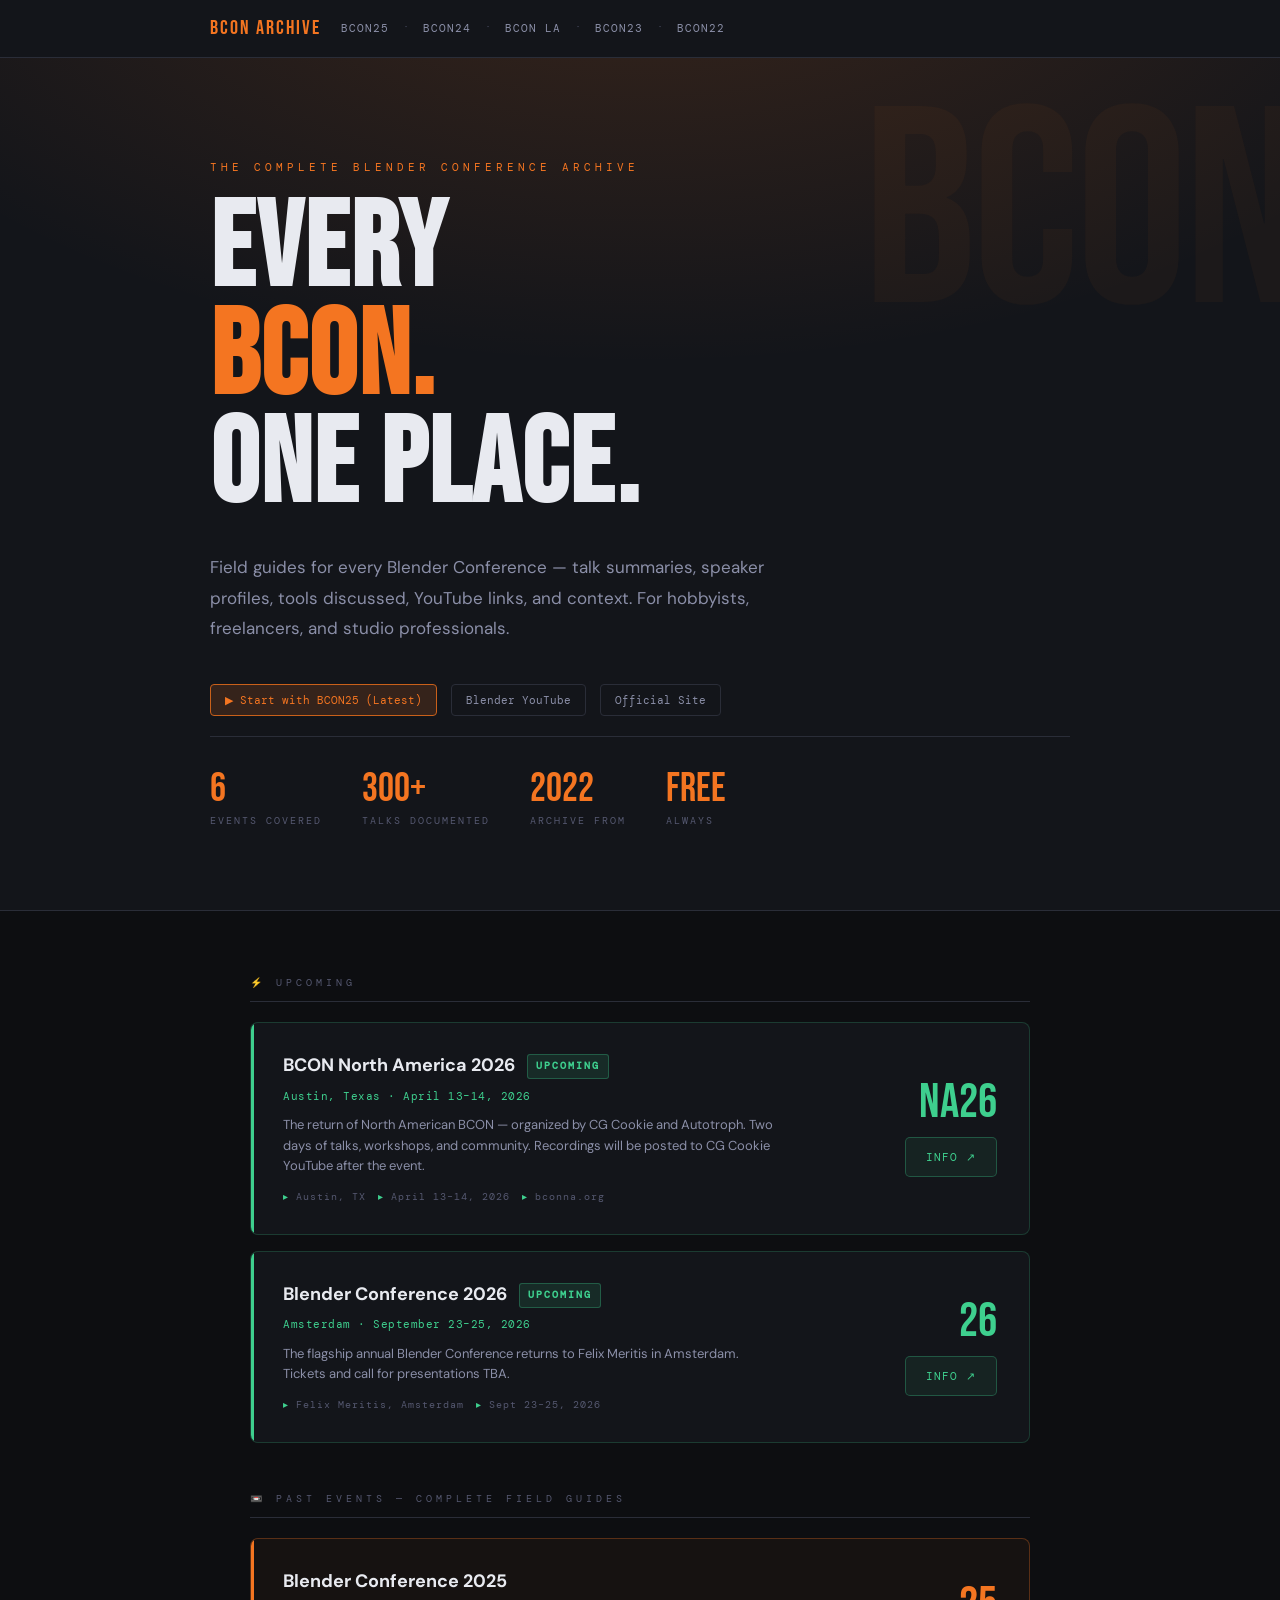
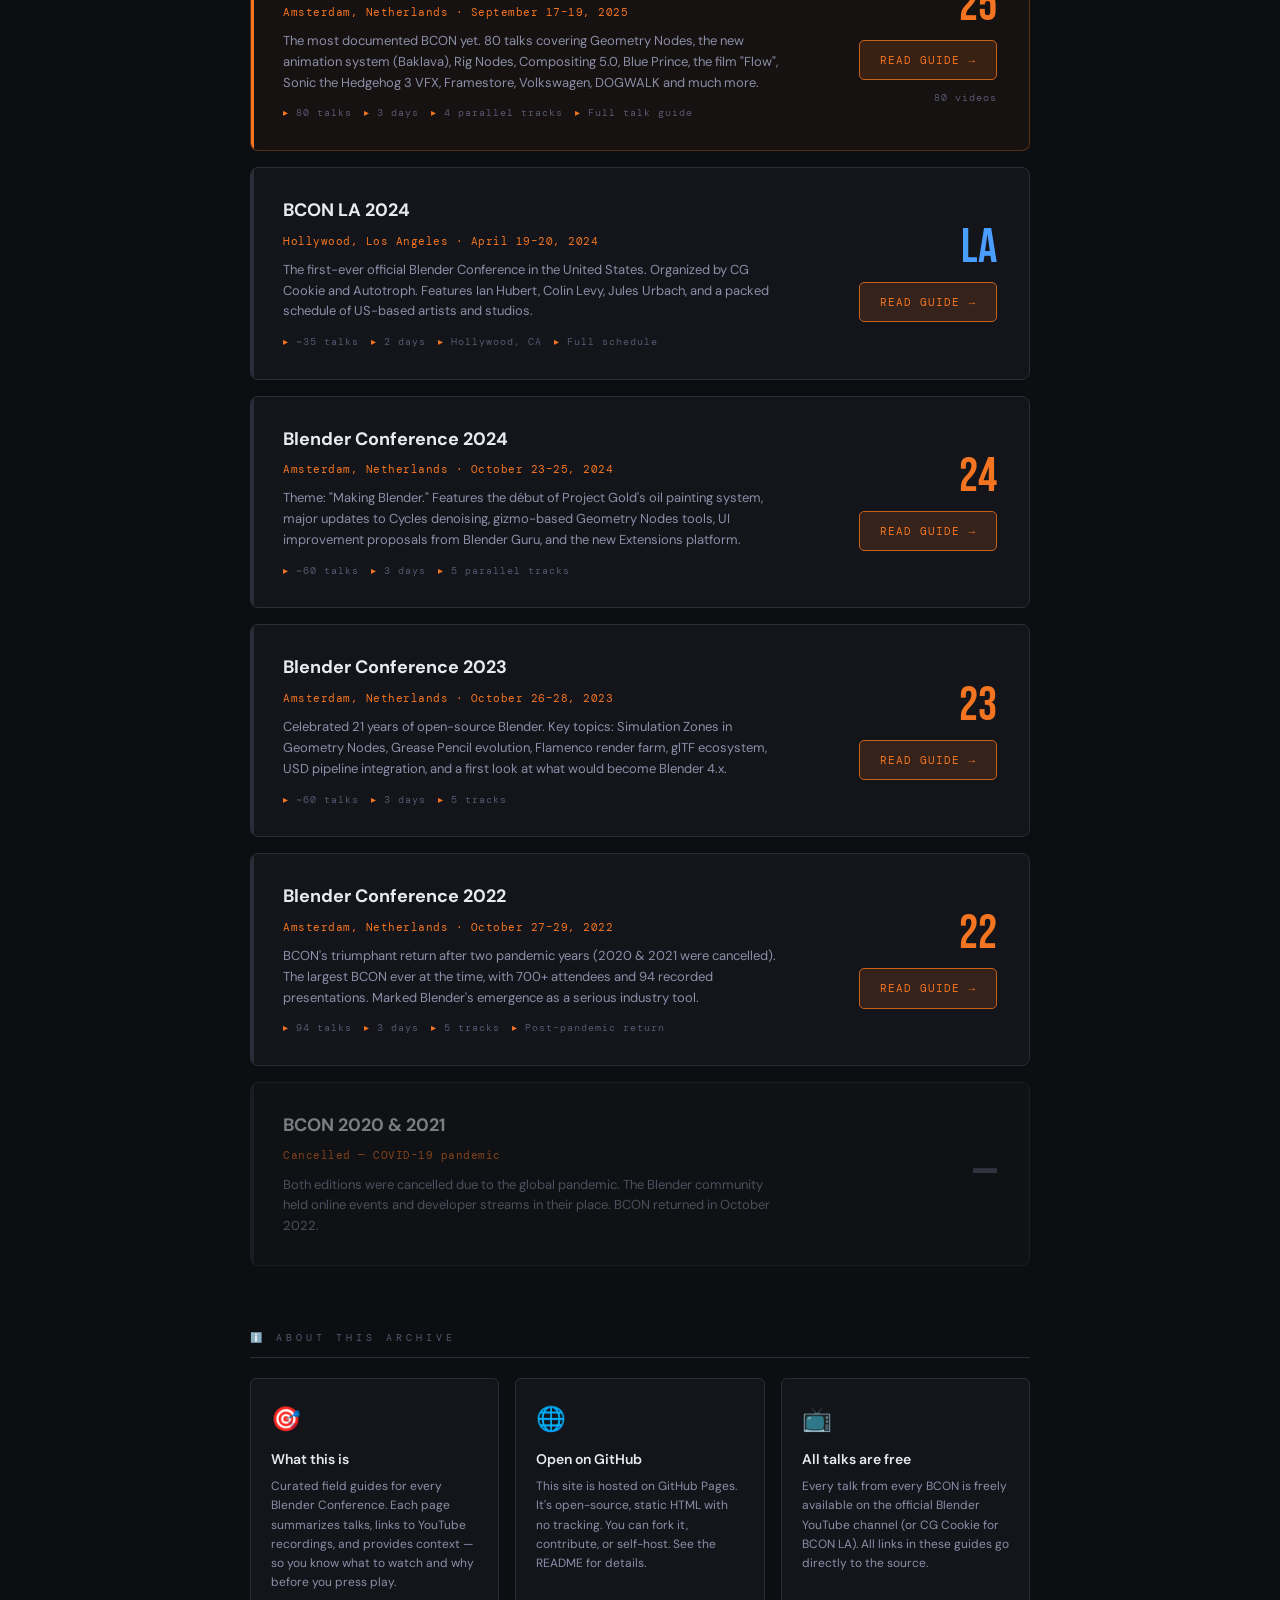
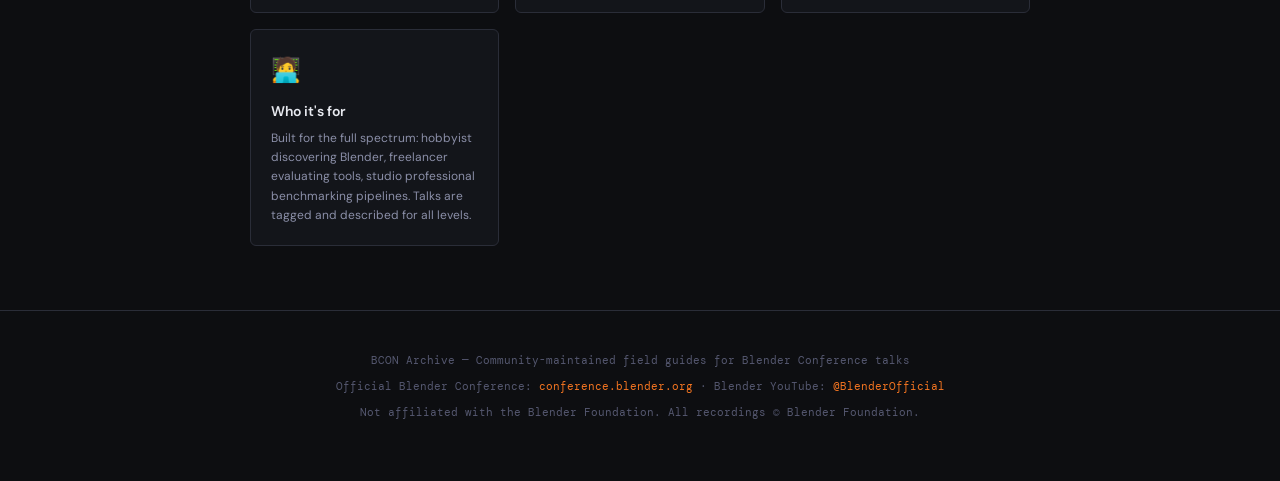
<file: index.html>
<!DOCTYPE html>
<html lang="en">
<head>
<meta charset="UTF-8">
<meta name="viewport" content="width=device-width, initial-scale=1.0">
<title>BCON Archive — Blender Conference Field Guides</title>
<link href="https://fonts.googleapis.com/css2?family=Bebas+Neue&family=DM+Mono:ital,wght@0,300;0,400;0,500;1,300&family=DM+Sans:ital,opsz,wght@0,9..40,300;0,9..40,400;0,9..40,600;1,9..40,300&display=swap" rel="stylesheet">
<link rel="stylesheet" href="style.css">
<style>
  .hero { position: relative; overflow: hidden; padding: 100px 40px 80px; background: var(--surface); border-bottom: 1px solid var(--border); }
  .hero::before { content: ''; position: absolute; inset: 0; background: radial-gradient(ellipse 100% 80% at 50% -20%, rgba(244,117,33,0.18) 0%, transparent 70%); pointer-events: none; }
  .hero::after { content: 'BCON'; position: absolute; right: -20px; top: 20px; font-family: var(--display); font-size: 280px; color: rgba(244,117,33,0.04); line-height: 1; pointer-events: none; letter-spacing: -4px; }
  .hero-inner { max-width: 860px; margin: 0 auto; position: relative; }
  .hero-kicker { font-family: var(--mono); font-size: 11px; letter-spacing: 4px; text-transform: uppercase; color: var(--orange); margin-bottom: 20px; }
  .hero h1 { font-family: var(--display); font-size: clamp(64px, 10vw, 120px); letter-spacing: 2px; line-height: 0.9; color: var(--text); margin-bottom: 32px; }
  .hero h1 em { color: var(--orange); font-style: normal; }
  .hero-desc { font-size: 17px; color: var(--text-dim); max-width: 560px; line-height: 1.8; margin-bottom: 40px; }
  .hero-stats { display: flex; gap: 40px; flex-wrap: wrap; margin-top: 20px; padding-top: 32px; border-top: 1px solid var(--border); }
  .hero-stat-num { font-family: var(--display); font-size: 40px; color: var(--orange); line-height: 1; }
  .hero-stat-lbl { font-family: var(--mono); font-size: 10px; letter-spacing: 2px; text-transform: uppercase; color: var(--text-dimmer); margin-top: 4px; }

  /* EVENT CARDS */
  .events-grid { max-width: 860px; margin: 64px auto; padding: 0 40px; }
  .events-section-title { font-family: var(--mono); font-size: 10px; letter-spacing: 4px; text-transform: uppercase; color: var(--text-dimmer); margin-bottom: 20px; padding-bottom: 10px; border-bottom: 1px solid var(--border); }
  .event-card { display: grid; grid-template-columns: 1fr auto; gap: 20px; align-items: center; background: var(--surface); border: 1px solid var(--border); border-radius: 8px; padding: 28px 32px; margin-bottom: 16px; text-decoration: none; color: inherit; transition: all 0.2s; position: relative; overflow: hidden; }
  .event-card::before { content: ''; position: absolute; left: 0; top: 0; bottom: 0; width: 3px; background: var(--border); transition: background 0.2s; }
  .event-card:hover { border-color: var(--orange-dim); transform: translateY(-1px); box-shadow: 0 8px 32px rgba(0,0,0,0.3); }
  .event-card:hover::before { background: var(--orange); }
  .event-card.featured { border-color: rgba(244,117,33,0.3); background: rgba(244,117,33,0.04); }
  .event-card.featured::before { background: var(--orange); }
  .event-card.upcoming { border-color: rgba(62,207,142,0.2); }
  .event-card.upcoming::before { background: var(--green); }
  .event-year { font-family: var(--display); font-size: 48px; color: var(--orange); line-height: 1; }
  .event-year.green { color: var(--green); }
  .event-title { font-weight: 700; font-size: 18px; color: var(--text); margin-bottom: 6px; }
  .event-subtitle { font-family: var(--mono); font-size: 11px; color: var(--orange); margin-bottom: 10px; letter-spacing: 0.5px; }
  .event-subtitle.green { color: var(--green); }
  .event-desc { font-size: 13px; color: var(--text-dim); line-height: 1.6; max-width: 500px; }
  .event-meta { display: flex; gap: 12px; margin-top: 12px; flex-wrap: wrap; }
  .event-meta-item { font-family: var(--mono); font-size: 10px; letter-spacing: 1px; color: var(--text-dimmer); }
  .event-meta-item::before { content: '▸ '; color: var(--orange); }
  .event-meta-item.green-meta::before { color: var(--green); }
  .event-cta { display: flex; flex-direction: column; align-items: flex-end; gap: 10px; flex-shrink: 0; }
  .cta-btn { display: inline-flex; align-items: center; gap: 6px; padding: 10px 20px; border-radius: 5px; font-family: var(--mono); font-size: 11px; letter-spacing: 1px; text-decoration: none; border: 1px solid; white-space: nowrap; transition: all 0.15s; }
  .cta-btn-orange { background: var(--orange-glow); border-color: var(--orange-dim); color: var(--orange); }
  .cta-btn-orange:hover { background: rgba(244,117,33,0.25); }
  .cta-btn-green { background: rgba(62,207,142,0.08); border-color: rgba(62,207,142,0.3); color: var(--green); }
  .cta-btn-green:hover { background: rgba(62,207,142,0.18); }
  .cta-btn-dim { background: transparent; border-color: var(--border); color: var(--text-dim); }
  .cta-btn-dim:hover { background: var(--surface2); color: var(--text); }
  .event-card.disabled { opacity: 0.5; pointer-events: none; }
  .tag-count { font-family: var(--mono); font-size: 10px; color: var(--text-dimmer); letter-spacing: 1px; }

  /* ABOUT SECTION */
  .about-section { max-width: 860px; margin: 0 auto 64px; padding: 0 40px; }
  .about-grid { display: grid; grid-template-columns: repeat(auto-fill, minmax(220px, 1fr)); gap: 16px; }
  .about-card { background: var(--surface); border: 1px solid var(--border); border-radius: 6px; padding: 20px; }
  .about-icon { font-size: 24px; margin-bottom: 10px; }
  .about-title { font-weight: 600; font-size: 14px; margin-bottom: 6px; }
  .about-text { font-size: 12px; color: var(--text-dim); line-height: 1.6; }

  @media (max-width: 640px) {
    .events-grid { padding: 0 20px; }
    .event-card { grid-template-columns: 1fr; }
    .event-cta { align-items: flex-start; }
    .hero { padding: 60px 20px 50px; }
    .about-section { padding: 0 20px; }
  }
</style>
</head>
<body>

<!-- NAV -->
<nav class="nav-bar">
  <div class="nav-inner">
    <a class="nav-logo" href="index.html">BCON ARCHIVE</a>
    <div class="nav-links">
      <a href="bcon25.html">BCON25</a>
      <span class="nav-sep">·</span>
      <a href="bcon24.html">BCON24</a>
      <span class="nav-sep">·</span>
      <a href="bcon_la_2024.html">BCON LA</a>
      <span class="nav-sep">·</span>
      <a href="bcon23.html">BCON23</a>
      <span class="nav-sep">·</span>
      <a href="bcon22.html">BCON22</a>
    </div>
  </div>
</nav>

<!-- HERO -->
<section class="hero">
  <div class="hero-inner">
    <div class="hero-kicker">The Complete Blender Conference Archive</div>
    <h1>EVERY<br><em>BCON.</em><br>ONE PLACE.</h1>
    <p class="hero-desc">
      Field guides for every Blender Conference — talk summaries, speaker profiles, tools discussed, YouTube links, and context. For hobbyists, freelancers, and studio professionals.
    </p>
    <div class="header-links">
      <a class="pill pill-orange" href="bcon25.html">▶ Start with BCON25 (Latest)</a>
      <a class="pill pill-dim" href="https://www.blender.org/@BlenderOfficial" target="_blank">Blender YouTube</a>
      <a class="pill pill-dim" href="https://conference.blender.org" target="_blank">Official Site</a>
    </div>
    <div class="hero-stats">
      <div>
        <div class="hero-stat-num">6</div>
        <div class="hero-stat-lbl">Events Covered</div>
      </div>
      <div>
        <div class="hero-stat-num">300+</div>
        <div class="hero-stat-lbl">Talks Documented</div>
      </div>
      <div>
        <div class="hero-stat-num">2022</div>
        <div class="hero-stat-lbl">Archive from</div>
      </div>
      <div>
        <div class="hero-stat-num">Free</div>
        <div class="hero-stat-lbl">Always</div>
      </div>
    </div>
  </div>
</section>

<!-- EVENTS -->
<div class="events-grid">

  <!-- UPCOMING -->
  <div class="events-section-title">⚡ UPCOMING</div>

  <a class="event-card upcoming" href="https://bconna.org/2026/" target="_blank">
    <div>
      <div class="event-title">BCON North America 2026 <span class="badge-upcoming">Upcoming</span></div>
      <div class="event-subtitle green">Austin, Texas · April 13–14, 2026</div>
      <div class="event-desc">The return of North American BCON — organized by CG Cookie and Autotroph. Two days of talks, workshops, and community. Recordings will be posted to CG Cookie YouTube after the event.</div>
      <div class="event-meta">
        <span class="event-meta-item green-meta">Austin, TX</span>
        <span class="event-meta-item green-meta">April 13–14, 2026</span>
        <span class="event-meta-item green-meta">bconna.org</span>
      </div>
    </div>
    <div class="event-cta">
      <div class="event-year green">NA26</div>
      <div class="cta-btn cta-btn-green">INFO ↗</div>
    </div>
  </a>

  <a class="event-card upcoming" href="https://conference.blender.org/2026/" target="_blank">
    <div>
      <div class="event-title">Blender Conference 2026 <span class="badge-upcoming">Upcoming</span></div>
      <div class="event-subtitle green">Amsterdam · September 23–25, 2026</div>
      <div class="event-desc">The flagship annual Blender Conference returns to Felix Meritis in Amsterdam. Tickets and call for presentations TBA.</div>
      <div class="event-meta">
        <span class="event-meta-item green-meta">Felix Meritis, Amsterdam</span>
        <span class="event-meta-item green-meta">Sept 23–25, 2026</span>
      </div>
    </div>
    <div class="event-cta">
      <div class="event-year green">26</div>
      <div class="cta-btn cta-btn-green">INFO ↗</div>
    </div>
  </a>

  <!-- PAST EVENTS -->
  <div class="events-section-title" style="margin-top:48px;">📼 PAST EVENTS — COMPLETE FIELD GUIDES</div>

  <!-- BCON25 -->
  <a class="event-card featured" href="bcon25.html">
    <div>
      <div class="event-title">Blender Conference 2025</div>
      <div class="event-subtitle">Amsterdam, Netherlands · September 17–19, 2025</div>
      <div class="event-desc">The most documented BCON yet. 80 talks covering Geometry Nodes, the new animation system (Baklava), Rig Nodes, Compositing 5.0, Blue Prince, the film "Flow", Sonic the Hedgehog 3 VFX, Framestore, Volkswagen, DOGWALK and much more.</div>
      <div class="event-meta">
        <span class="event-meta-item">80 talks</span>
        <span class="event-meta-item">3 days</span>
        <span class="event-meta-item">4 parallel tracks</span>
        <span class="event-meta-item">Full talk guide</span>
      </div>
    </div>
    <div class="event-cta">
      <div class="event-year">25</div>
      <div class="cta-btn cta-btn-orange">READ GUIDE →</div>
      <div class="tag-count">80 videos</div>
    </div>
  </a>

  <!-- BCON LA 2024 -->
  <a class="event-card" href="bcon_la_2024.html">
    <div>
      <div class="event-title">BCON LA 2024</div>
      <div class="event-subtitle">Hollywood, Los Angeles · April 19–20, 2024</div>
      <div class="event-desc">The first-ever official Blender Conference in the United States. Organized by CG Cookie and Autotroph. Features Ian Hubert, Colin Levy, Jules Urbach, and a packed schedule of US-based artists and studios.</div>
      <div class="event-meta">
        <span class="event-meta-item">~35 talks</span>
        <span class="event-meta-item">2 days</span>
        <span class="event-meta-item">Hollywood, CA</span>
        <span class="event-meta-item">Full schedule</span>
      </div>
    </div>
    <div class="event-cta">
      <div class="event-year" style="color:var(--blue)">LA</div>
      <div class="cta-btn cta-btn-orange">READ GUIDE →</div>
    </div>
  </a>

  <!-- BCON24 -->
  <a class="event-card" href="bcon24.html">
    <div>
      <div class="event-title">Blender Conference 2024</div>
      <div class="event-subtitle">Amsterdam, Netherlands · October 23–25, 2024</div>
      <div class="event-desc">Theme: "Making Blender." Features the début of Project Gold's oil painting system, major updates to Cycles denoising, gizmo-based Geometry Nodes tools, UI improvement proposals from Blender Guru, and the new Extensions platform.</div>
      <div class="event-meta">
        <span class="event-meta-item">~60 talks</span>
        <span class="event-meta-item">3 days</span>
        <span class="event-meta-item">5 parallel tracks</span>
      </div>
    </div>
    <div class="event-cta">
      <div class="event-year">24</div>
      <div class="cta-btn cta-btn-orange">READ GUIDE →</div>
    </div>
  </a>

  <!-- BCON23 -->
  <a class="event-card" href="bcon23.html">
    <div>
      <div class="event-title">Blender Conference 2023</div>
      <div class="event-subtitle">Amsterdam, Netherlands · October 26–28, 2023</div>
      <div class="event-desc">Celebrated 21 years of open-source Blender. Key topics: Simulation Zones in Geometry Nodes, Grease Pencil evolution, Flamenco render farm, glTF ecosystem, USD pipeline integration, and a first look at what would become Blender 4.x.</div>
      <div class="event-meta">
        <span class="event-meta-item">~60 talks</span>
        <span class="event-meta-item">3 days</span>
        <span class="event-meta-item">5 tracks</span>
      </div>
    </div>
    <div class="event-cta">
      <div class="event-year">23</div>
      <div class="cta-btn cta-btn-orange">READ GUIDE →</div>
    </div>
  </a>

  <!-- BCON22 -->
  <a class="event-card" href="bcon22.html">
    <div>
      <div class="event-title">Blender Conference 2022</div>
      <div class="event-subtitle">Amsterdam, Netherlands · October 27–29, 2022</div>
      <div class="event-desc">BCON's triumphant return after two pandemic years (2020 & 2021 were cancelled). The largest BCON ever at the time, with 700+ attendees and 94 recorded presentations. Marked Blender's emergence as a serious industry tool.</div>
      <div class="event-meta">
        <span class="event-meta-item">94 talks</span>
        <span class="event-meta-item">3 days</span>
        <span class="event-meta-item">5 tracks</span>
        <span class="event-meta-item">Post-pandemic return</span>
      </div>
    </div>
    <div class="event-cta">
      <div class="event-year">22</div>
      <div class="cta-btn cta-btn-orange">READ GUIDE →</div>
    </div>
  </a>

  <!-- BCON21 / 20 NOTE -->
  <div class="event-card disabled">
    <div>
      <div class="event-title">BCON 2020 & 2021</div>
      <div class="event-subtitle">Cancelled — COVID-19 pandemic</div>
      <div class="event-desc">Both editions were cancelled due to the global pandemic. The Blender community held online events and developer streams in their place. BCON returned in October 2022.</div>
    </div>
    <div class="event-cta">
      <div class="event-year" style="color:var(--text-dimmer)">—</div>
    </div>
  </div>

</div>

<!-- ABOUT -->
<div class="about-section">
  <div class="events-section-title">ℹ️ ABOUT THIS ARCHIVE</div>
  <div class="about-grid">
    <div class="about-card">
      <div class="about-icon">🎯</div>
      <div class="about-title">What this is</div>
      <div class="about-text">Curated field guides for every Blender Conference. Each page summarizes talks, links to YouTube recordings, and provides context — so you know what to watch and why before you press play.</div>
    </div>
    <div class="about-card">
      <div class="about-icon">🌐</div>
      <div class="about-title">Open on GitHub</div>
      <div class="about-text">This site is hosted on GitHub Pages. It's open-source, static HTML with no tracking. You can fork it, contribute, or self-host. See the README for details.</div>
    </div>
    <div class="about-card">
      <div class="about-icon">📺</div>
      <div class="about-title">All talks are free</div>
      <div class="about-text">Every talk from every BCON is freely available on the official Blender YouTube channel (or CG Cookie for BCON LA). All links in these guides go directly to the source.</div>
    </div>
    <div class="about-card">
      <div class="about-icon">🧑‍💻</div>
      <div class="about-title">Who it's for</div>
      <div class="about-text">Built for the full spectrum: hobbyist discovering Blender, freelancer evaluating tools, studio professional benchmarking pipelines. Talks are tagged and described for all levels.</div>
    </div>
  </div>
</div>

<footer>
  <p>BCON Archive — Community-maintained field guides for Blender Conference talks</p>
  <p style="margin-top:8px;">Official Blender Conference: <a href="https://conference.blender.org" target="_blank">conference.blender.org</a> · Blender YouTube: <a href="https://youtube.com/@BlenderOfficial" target="_blank">@BlenderOfficial</a></p>
  <p style="margin-top:8px;color:var(--text-dimmer)">Not affiliated with the Blender Foundation. All recordings © Blender Foundation.</p>
</footer>

</body>
</html>
</file>
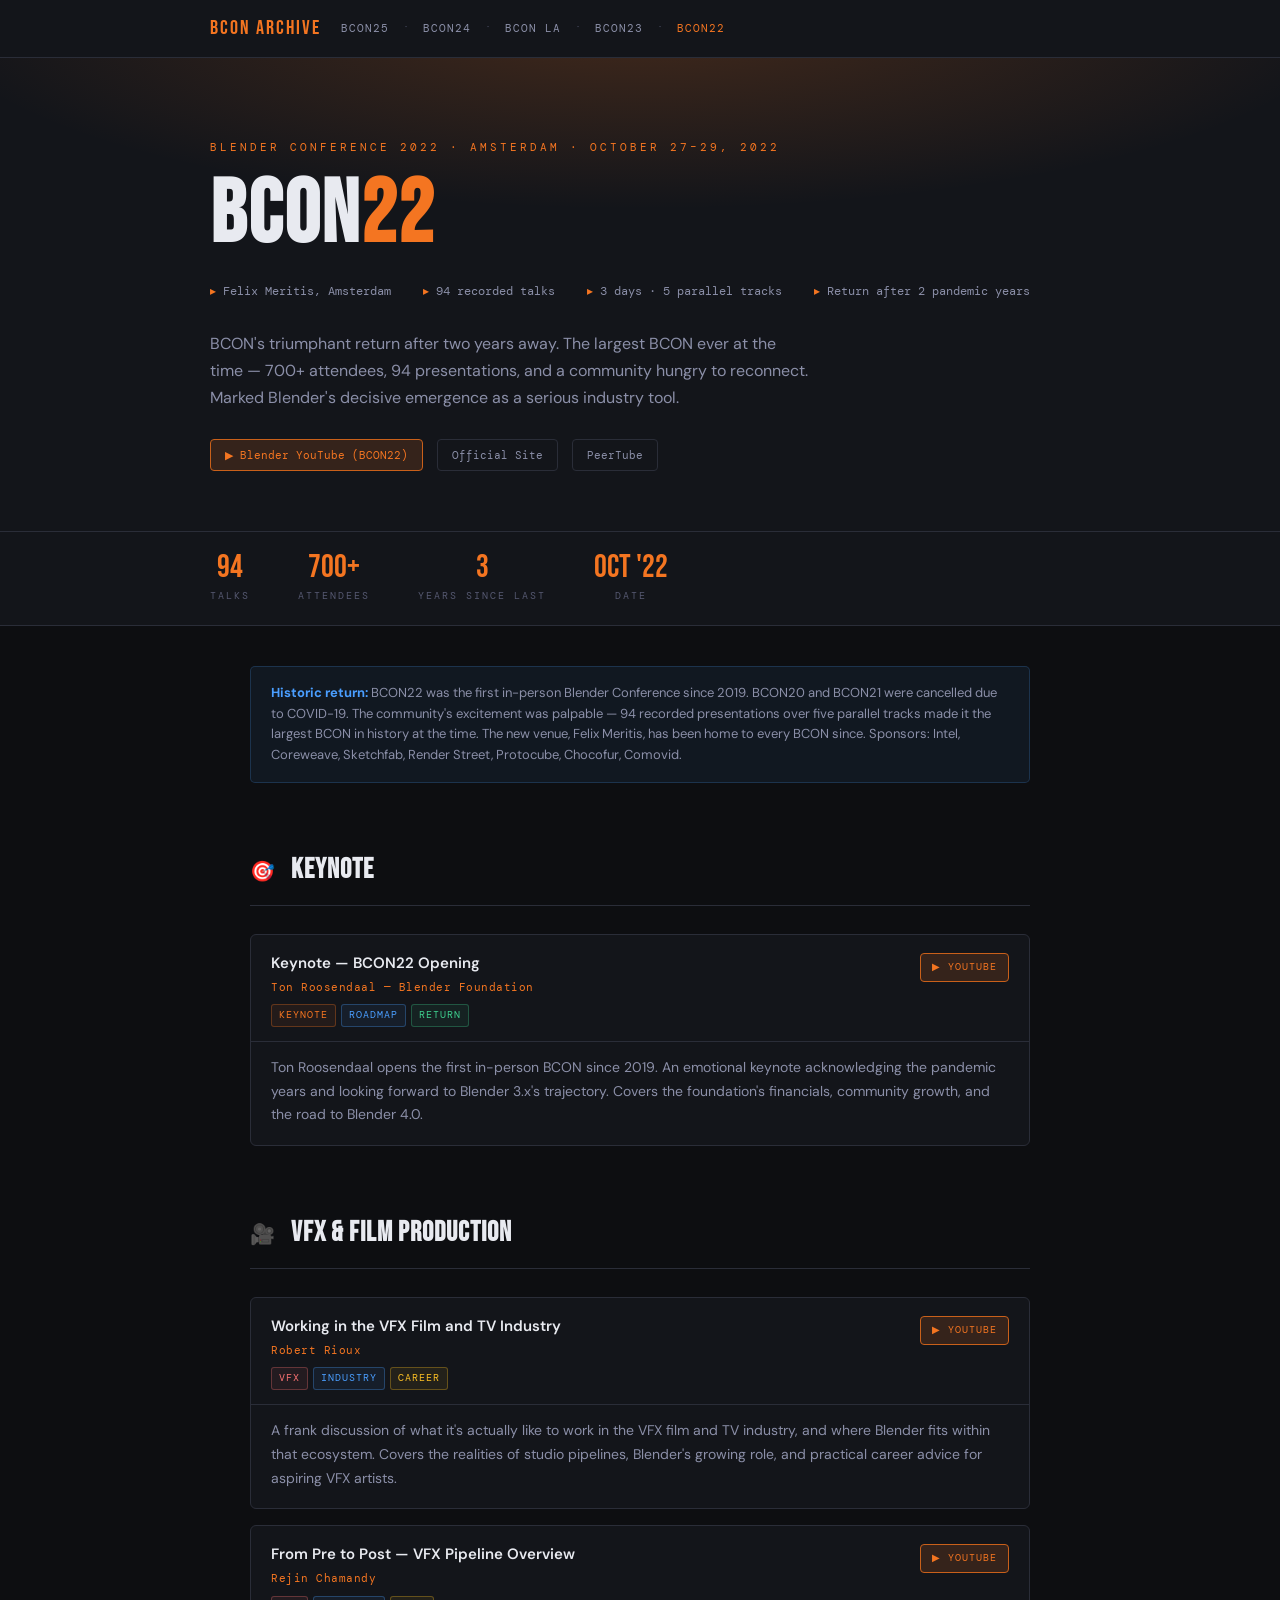
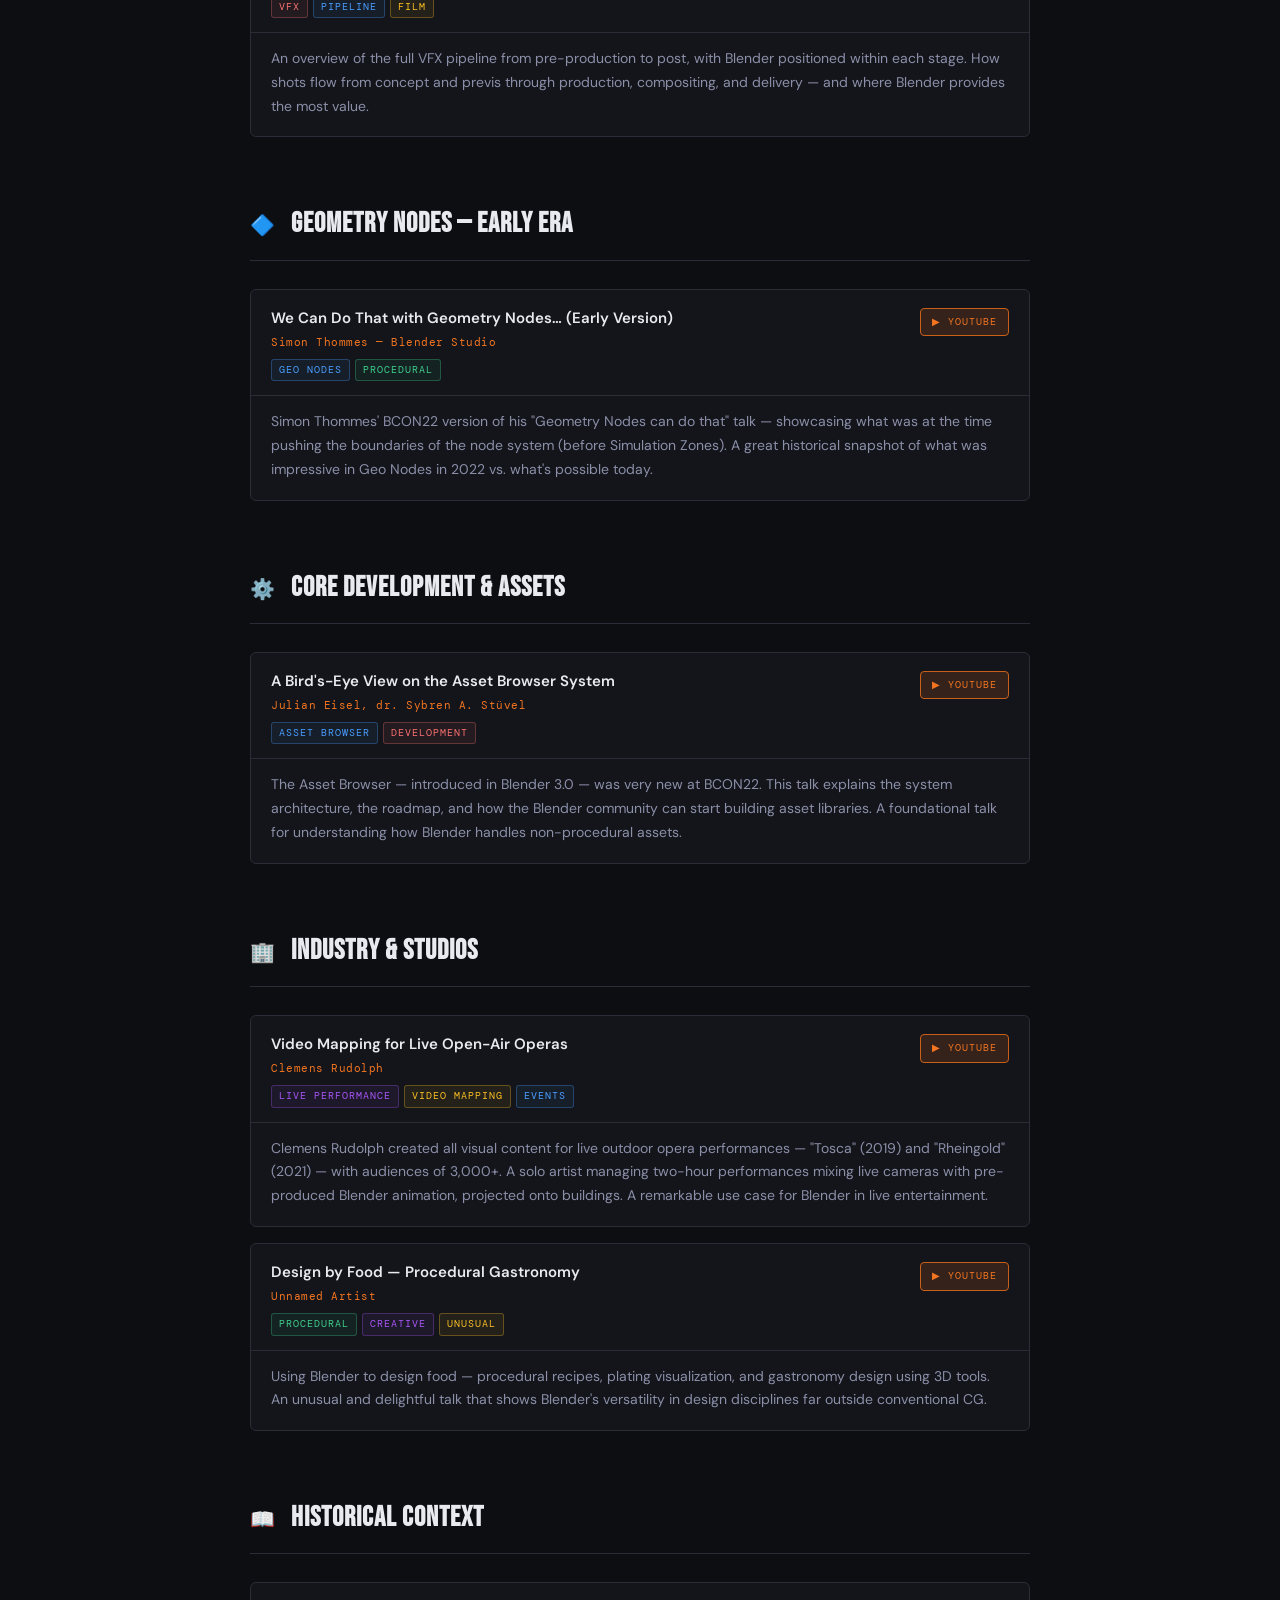
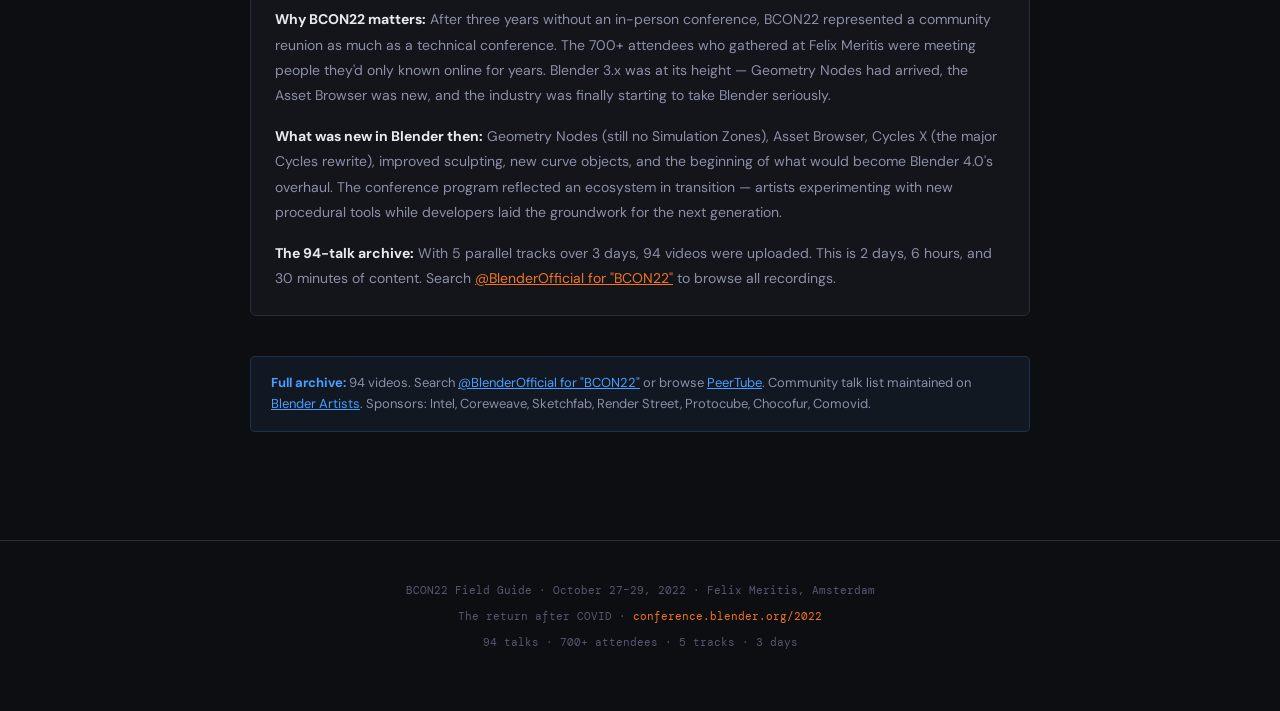
<file: bcon22.html>
<!DOCTYPE html>
<html lang="en">
<head>
<meta charset="UTF-8">
<meta name="viewport" content="width=device-width, initial-scale=1.0">
<title>Blender Conference 2022 — Field Guide</title>
<link href="https://fonts.googleapis.com/css2?family=Bebas+Neue&family=DM+Mono:ital,wght@0,300;0,400;0,500;1,300&family=DM+Sans:ital,opsz,wght@0,9..40,300;0,9..40,400;0,9..40,600;1,9..40,300&display=swap" rel="stylesheet">
<link rel="stylesheet" href="style.css">
</head>
<body>

<nav class="nav-bar">
  <div class="nav-inner">
    <a class="nav-logo" href="index.html">BCON ARCHIVE</a>
    <div class="nav-links">
      <a href="bcon25.html">BCON25</a><span class="nav-sep">·</span>
      <a href="bcon24.html">BCON24</a><span class="nav-sep">·</span>
      <a href="bcon_la_2024.html">BCON LA</a><span class="nav-sep">·</span>
      <a href="bcon23.html">BCON23</a><span class="nav-sep">·</span>
      <a href="bcon22.html" class="active">BCON22</a>
    </div>
  </div>
</nav>

<header>
  <div class="header-inner">
    <div class="tag-line">Blender Conference 2022 · Amsterdam · October 27–29, 2022</div>
    <h1>BCON<span>22</span></h1>
    <div class="header-meta">
      <span>Felix Meritis, Amsterdam</span>
      <span>94 recorded talks</span>
      <span>3 days · 5 parallel tracks</span>
      <span>Return after 2 pandemic years</span>
    </div>
    <p class="header-desc">
      BCON's triumphant return after two years away. The largest BCON ever at the time — 700+ attendees, 94 presentations, and a community hungry to reconnect. Marked Blender's decisive emergence as a serious industry tool.
    </p>
    <div class="header-links">
      <a class="pill pill-orange" href="https://www.youtube.com/@BlenderOfficial/search?query=BCON22" target="_blank">▶ Blender YouTube (BCON22)</a>
      <a class="pill pill-dim" href="https://conference.blender.org/2022/" target="_blank">Official Site</a>
      <a class="pill pill-dim" href="https://video.blender.org/c/blender_conference/videos" target="_blank">PeerTube</a>
    </div>
  </div>
</header>

<div class="stats-bar">
  <div class="stats-inner">
    <div class="stat"><div class="stat-num">94</div><div class="stat-lbl">Talks</div></div>
    <div class="stat"><div class="stat-num">700+</div><div class="stat-lbl">Attendees</div></div>
    <div class="stat"><div class="stat-num">3</div><div class="stat-lbl">Years Since Last</div></div>
    <div class="stat"><div class="stat-num">Oct '22</div><div class="stat-lbl">Date</div></div>
  </div>
</div>

<main>

<div class="notice" style="margin-top:40px;">
  <strong>Historic return:</strong> BCON22 was the first in-person Blender Conference since 2019. BCON20 and BCON21 were cancelled due to COVID-19. The community's excitement was palpable — 94 recorded presentations over five parallel tracks made it the largest BCON in history at the time. The new venue, Felix Meritis, has been home to every BCON since. Sponsors: Intel, Coreweave, Sketchfab, Render Street, Protocube, Chocofur, Comovid.
</div>

<!-- KEYNOTE -->
<div class="section">
  <div class="section-header"><span class="section-icon">🎯</span><h2>KEYNOTE</h2></div>
  <div class="talk">
    <div class="talk-header">
      <div>
        <div class="talk-title">Keynote — BCON22 Opening</div>
        <div class="talk-speaker">Ton Roosendaal — Blender Foundation</div>
        <div class="talk-tags"><span class="tag tag-orange">KEYNOTE</span><span class="tag tag-blue">ROADMAP</span><span class="tag tag-green">RETURN</span></div>
      </div>
      <a class="watch-btn" href="https://www.youtube.com/@BlenderOfficial/search?query=BCON22+keynote" target="_blank">▶ YOUTUBE</a>
    </div>
    <div class="talk-body">
      <div class="talk-summary">Ton Roosendaal opens the first in-person BCON since 2019. An emotional keynote acknowledging the pandemic years and looking forward to Blender 3.x's trajectory. Covers the foundation's financials, community growth, and the road to Blender 4.0.</div>
    </div>
  </div>
</div>

<!-- VFX & FILM -->
<div class="section">
  <div class="section-header"><span class="section-icon">🎥</span><h2>VFX & FILM PRODUCTION</h2></div>

  <div class="talk">
    <div class="talk-header">
      <div>
        <div class="talk-title">Working in the VFX Film and TV Industry</div>
        <div class="talk-speaker">Robert Rioux</div>
        <div class="talk-tags"><span class="tag tag-red">VFX</span><span class="tag tag-blue">INDUSTRY</span><span class="tag tag-yellow">CAREER</span></div>
      </div>
      <a class="watch-btn" href="https://www.youtube.com/@BlenderOfficial/search?query=BCON22" target="_blank">▶ YOUTUBE</a>
    </div>
    <div class="talk-body">
      <div class="talk-summary">A frank discussion of what it's actually like to work in the VFX film and TV industry, and where Blender fits within that ecosystem. Covers the realities of studio pipelines, Blender's growing role, and practical career advice for aspiring VFX artists.</div>
    </div>
  </div>

  <div class="talk">
    <div class="talk-header">
      <div>
        <div class="talk-title">From Pre to Post — VFX Pipeline Overview</div>
        <div class="talk-speaker">Rejin Chamandy</div>
        <div class="talk-tags"><span class="tag tag-red">VFX</span><span class="tag tag-blue">PIPELINE</span><span class="tag tag-yellow">FILM</span></div>
      </div>
      <a class="watch-btn" href="https://www.youtube.com/@BlenderOfficial/search?query=BCON22+pipeline" target="_blank">▶ YOUTUBE</a>
    </div>
    <div class="talk-body">
      <div class="talk-summary">An overview of the full VFX pipeline from pre-production to post, with Blender positioned within each stage. How shots flow from concept and previs through production, compositing, and delivery — and where Blender provides the most value.</div>
    </div>
  </div>
</div>

<!-- GEOMETRY NODES -->
<div class="section">
  <div class="section-header"><span class="section-icon">🔷</span><h2>GEOMETRY NODES — EARLY ERA</h2></div>

  <div class="talk">
    <div class="talk-header">
      <div>
        <div class="talk-title">We Can Do That with Geometry Nodes… (Early Version)</div>
        <div class="talk-speaker">Simon Thommes — Blender Studio</div>
        <div class="talk-tags"><span class="tag tag-blue">GEO NODES</span><span class="tag tag-green">PROCEDURAL</span></div>
      </div>
      <a class="watch-btn" href="https://www.youtube.com/@BlenderOfficial/search?query=BCON22+geometry+nodes" target="_blank">▶ YOUTUBE</a>
    </div>
    <div class="talk-body">
      <div class="talk-summary">Simon Thommes' BCON22 version of his "Geometry Nodes can do that" talk — showcasing what was at the time pushing the boundaries of the node system (before Simulation Zones). A great historical snapshot of what was impressive in Geo Nodes in 2022 vs. what's possible today.</div>
    </div>
  </div>
</div>

<!-- ASSETS & DEVELOPMENT -->
<div class="section">
  <div class="section-header"><span class="section-icon">⚙️</span><h2>CORE DEVELOPMENT & ASSETS</h2></div>

  <div class="talk">
    <div class="talk-header">
      <div>
        <div class="talk-title">A Bird's-Eye View on the Asset Browser System</div>
        <div class="talk-speaker">Julian Eisel, dr. Sybren A. Stüvel</div>
        <div class="talk-tags"><span class="tag tag-blue">ASSET BROWSER</span><span class="tag tag-red">DEVELOPMENT</span></div>
      </div>
      <a class="watch-btn" href="https://www.youtube.com/@BlenderOfficial/search?query=BCON22+asset" target="_blank">▶ YOUTUBE</a>
    </div>
    <div class="talk-body">
      <div class="talk-summary">The Asset Browser — introduced in Blender 3.0 — was very new at BCON22. This talk explains the system architecture, the roadmap, and how the Blender community can start building asset libraries. A foundational talk for understanding how Blender handles non-procedural assets.</div>
    </div>
  </div>
</div>

<!-- INDUSTRY -->
<div class="section">
  <div class="section-header"><span class="section-icon">🏢</span><h2>INDUSTRY & STUDIOS</h2></div>

  <div class="talk">
    <div class="talk-header">
      <div>
        <div class="talk-title">Video Mapping for Live Open-Air Operas</div>
        <div class="talk-speaker">Clemens Rudolph</div>
        <div class="talk-tags"><span class="tag tag-purple">LIVE PERFORMANCE</span><span class="tag tag-yellow">VIDEO MAPPING</span><span class="tag tag-blue">EVENTS</span></div>
      </div>
      <a class="watch-btn" href="https://www.youtube.com/@BlenderOfficial/search?query=BCON22" target="_blank">▶ YOUTUBE</a>
    </div>
    <div class="talk-body">
      <div class="talk-summary">Clemens Rudolph created all visual content for live outdoor opera performances — "Tosca" (2019) and "Rheingold" (2021) — with audiences of 3,000+. A solo artist managing two-hour performances mixing live cameras with pre-produced Blender animation, projected onto buildings. A remarkable use case for Blender in live entertainment.</div>
    </div>
  </div>

  <div class="talk">
    <div class="talk-header">
      <div>
        <div class="talk-title">Design by Food — Procedural Gastronomy</div>
        <div class="talk-speaker">Unnamed Artist</div>
        <div class="talk-tags"><span class="tag tag-green">PROCEDURAL</span><span class="tag tag-purple">CREATIVE</span><span class="tag tag-yellow">UNUSUAL</span></div>
      </div>
      <a class="watch-btn" href="https://www.youtube.com/@BlenderOfficial/search?query=BCON22" target="_blank">▶ YOUTUBE</a>
    </div>
    <div class="talk-body">
      <div class="talk-summary">Using Blender to design food — procedural recipes, plating visualization, and gastronomy design using 3D tools. An unusual and delightful talk that shows Blender's versatility in design disciplines far outside conventional CG.</div>
    </div>
  </div>
</div>

<!-- CONTEXT -->
<div class="section">
  <div class="section-header"><span class="section-icon">📖</span><h2>HISTORICAL CONTEXT</h2></div>
  <div style="background:var(--surface);border:1px solid var(--border);border-radius:6px;padding:24px;font-size:14px;color:var(--text-dim);line-height:1.8;">
    <p><strong style="color:var(--text)">Why BCON22 matters:</strong> After three years without an in-person conference, BCON22 represented a community reunion as much as a technical conference. The 700+ attendees who gathered at Felix Meritis were meeting people they'd only known online for years. Blender 3.x was at its height — Geometry Nodes had arrived, the Asset Browser was new, and the industry was finally starting to take Blender seriously.</p>
    <p style="margin-top:16px;"><strong style="color:var(--text)">What was new in Blender then:</strong> Geometry Nodes (still no Simulation Zones), Asset Browser, Cycles X (the major Cycles rewrite), improved sculpting, new curve objects, and the beginning of what would become Blender 4.0's overhaul. The conference program reflected an ecosystem in transition — artists experimenting with new procedural tools while developers laid the groundwork for the next generation.</p>
    <p style="margin-top:16px;"><strong style="color:var(--text)">The 94-talk archive:</strong> With 5 parallel tracks over 3 days, 94 videos were uploaded. This is 2 days, 6 hours, and 30 minutes of content. Search <a href="https://www.youtube.com/@BlenderOfficial/search?query=BCON22" target="_blank" style="color:var(--orange)">@BlenderOfficial for "BCON22"</a> to browse all recordings.</p>
  </div>
</div>

<div class="notice" style="margin-top:40px;">
  <strong>Full archive:</strong> 94 videos. Search <a href="https://www.youtube.com/@BlenderOfficial/search?query=BCON22" target="_blank" style="color:var(--blue)">@BlenderOfficial for "BCON22"</a> or browse <a href="https://video.blender.org/c/blender_conference/videos" target="_blank" style="color:var(--blue)">PeerTube</a>. Community talk list maintained on <a href="https://blenderartists.org/t/2022-blender-conference-presentations/1413420" target="_blank" style="color:var(--blue)">Blender Artists</a>. Sponsors: Intel, Coreweave, Sketchfab, Render Street, Protocube, Chocofur, Comovid.
</div>

</main>

<footer>
  <p>BCON22 Field Guide · October 27–29, 2022 · Felix Meritis, Amsterdam</p>
  <p style="margin-top:8px;">The return after COVID · <a href="https://conference.blender.org/2022/" target="_blank">conference.blender.org/2022</a></p>
  <p style="margin-top:8px;color:var(--text-dimmer)">94 talks · 700+ attendees · 5 tracks · 3 days</p>
</footer>

</body>
</html>
</file>
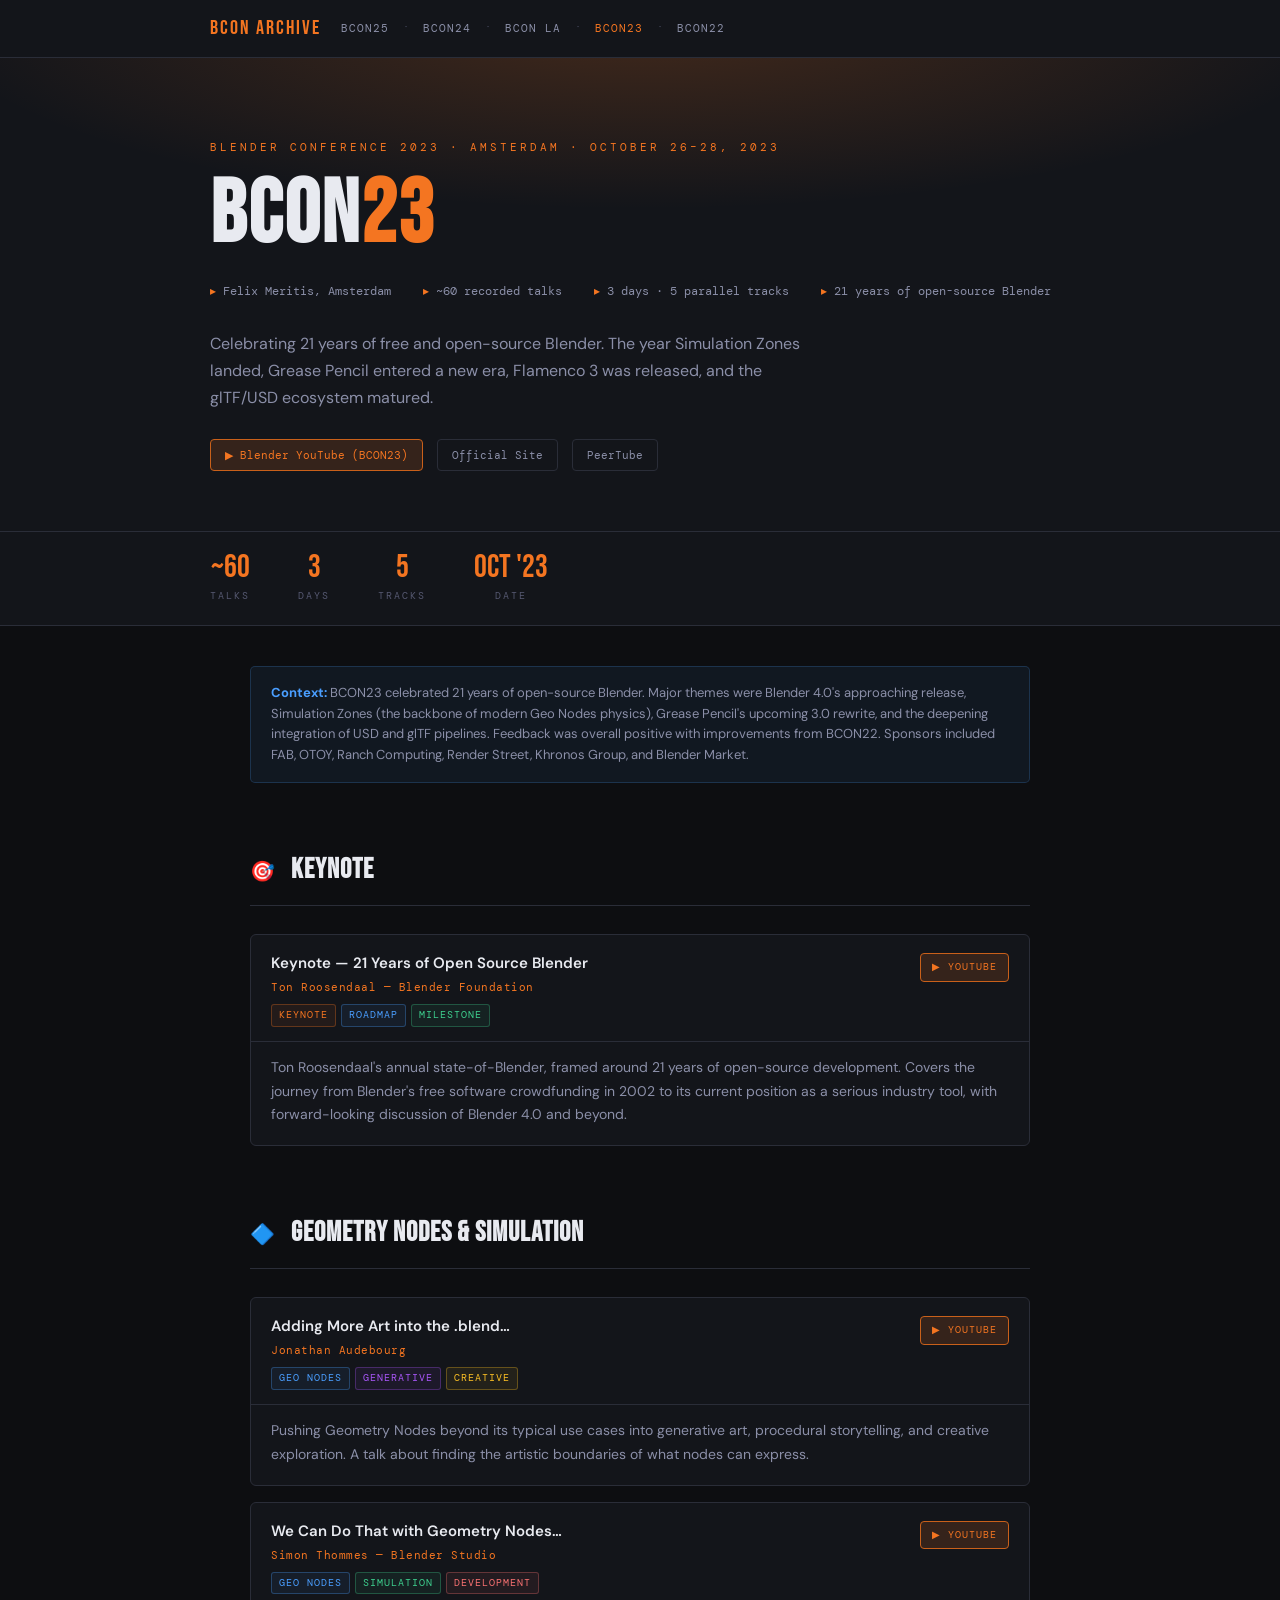
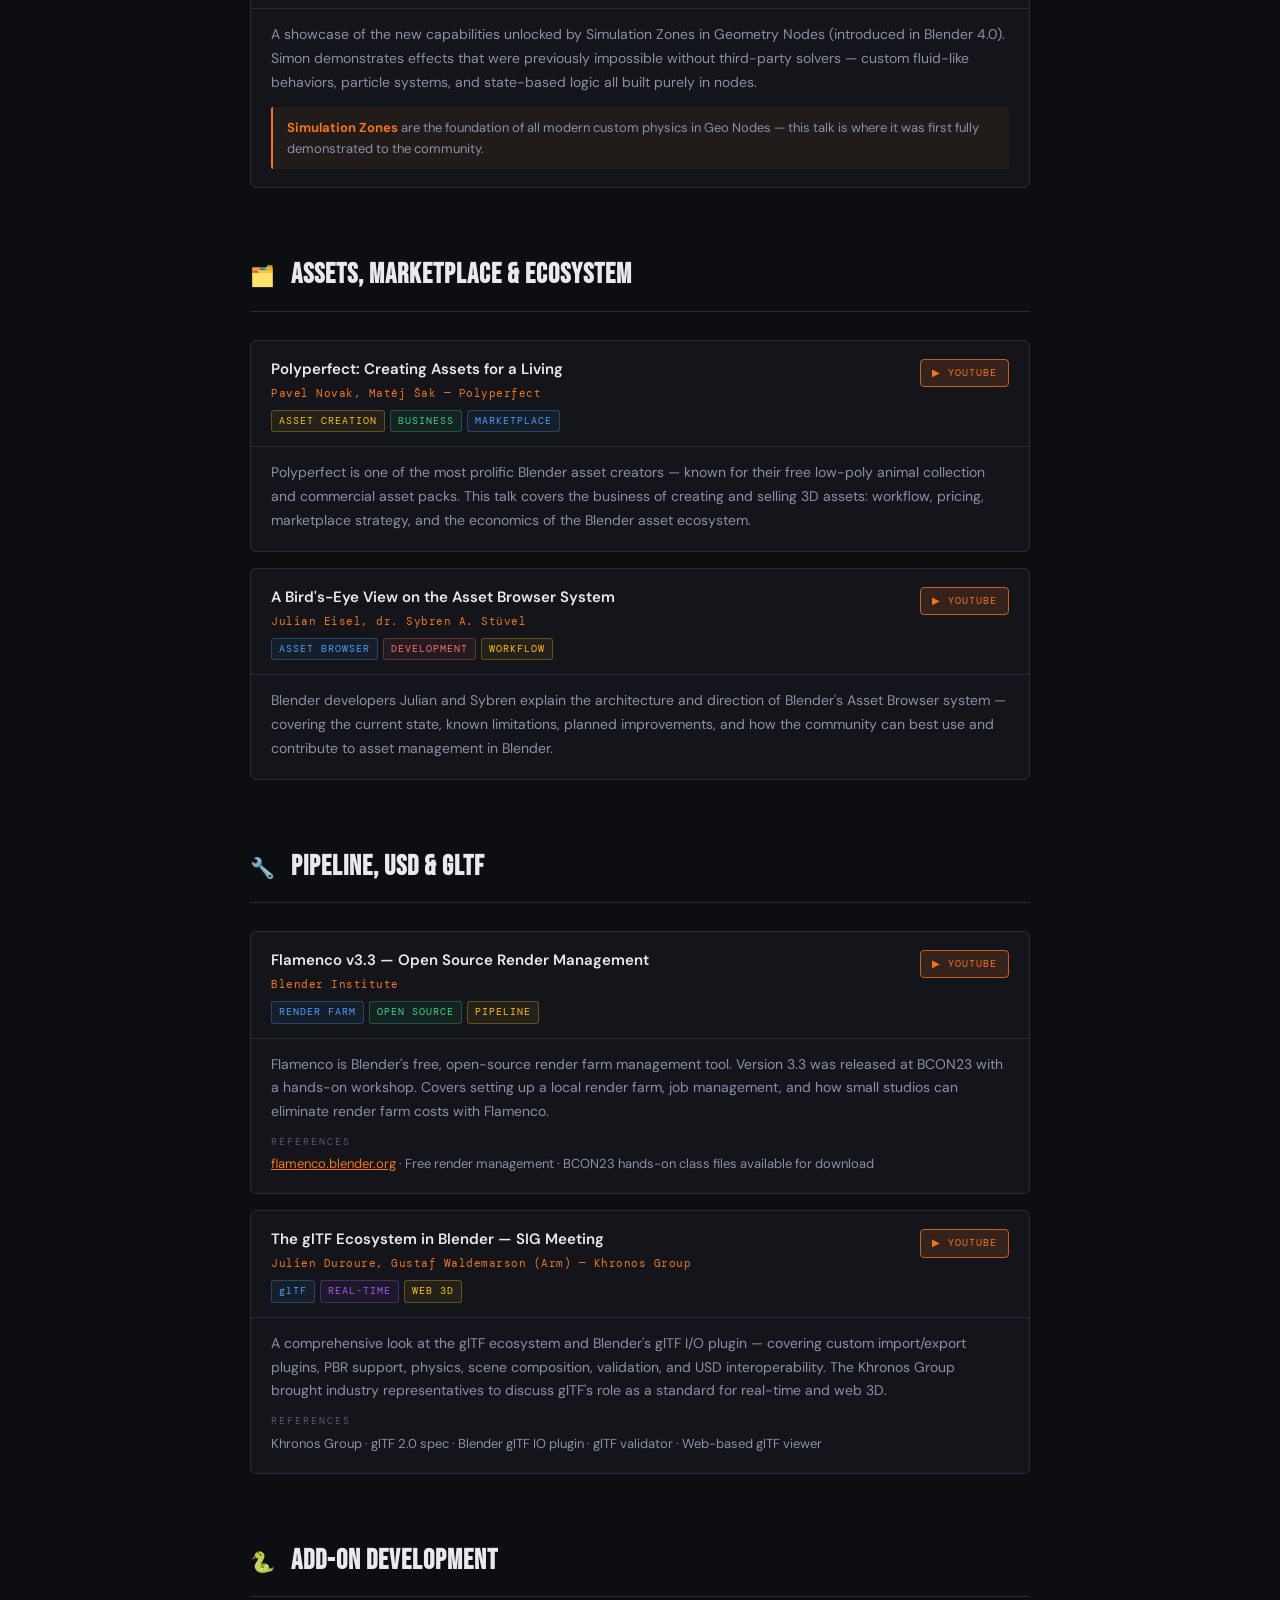
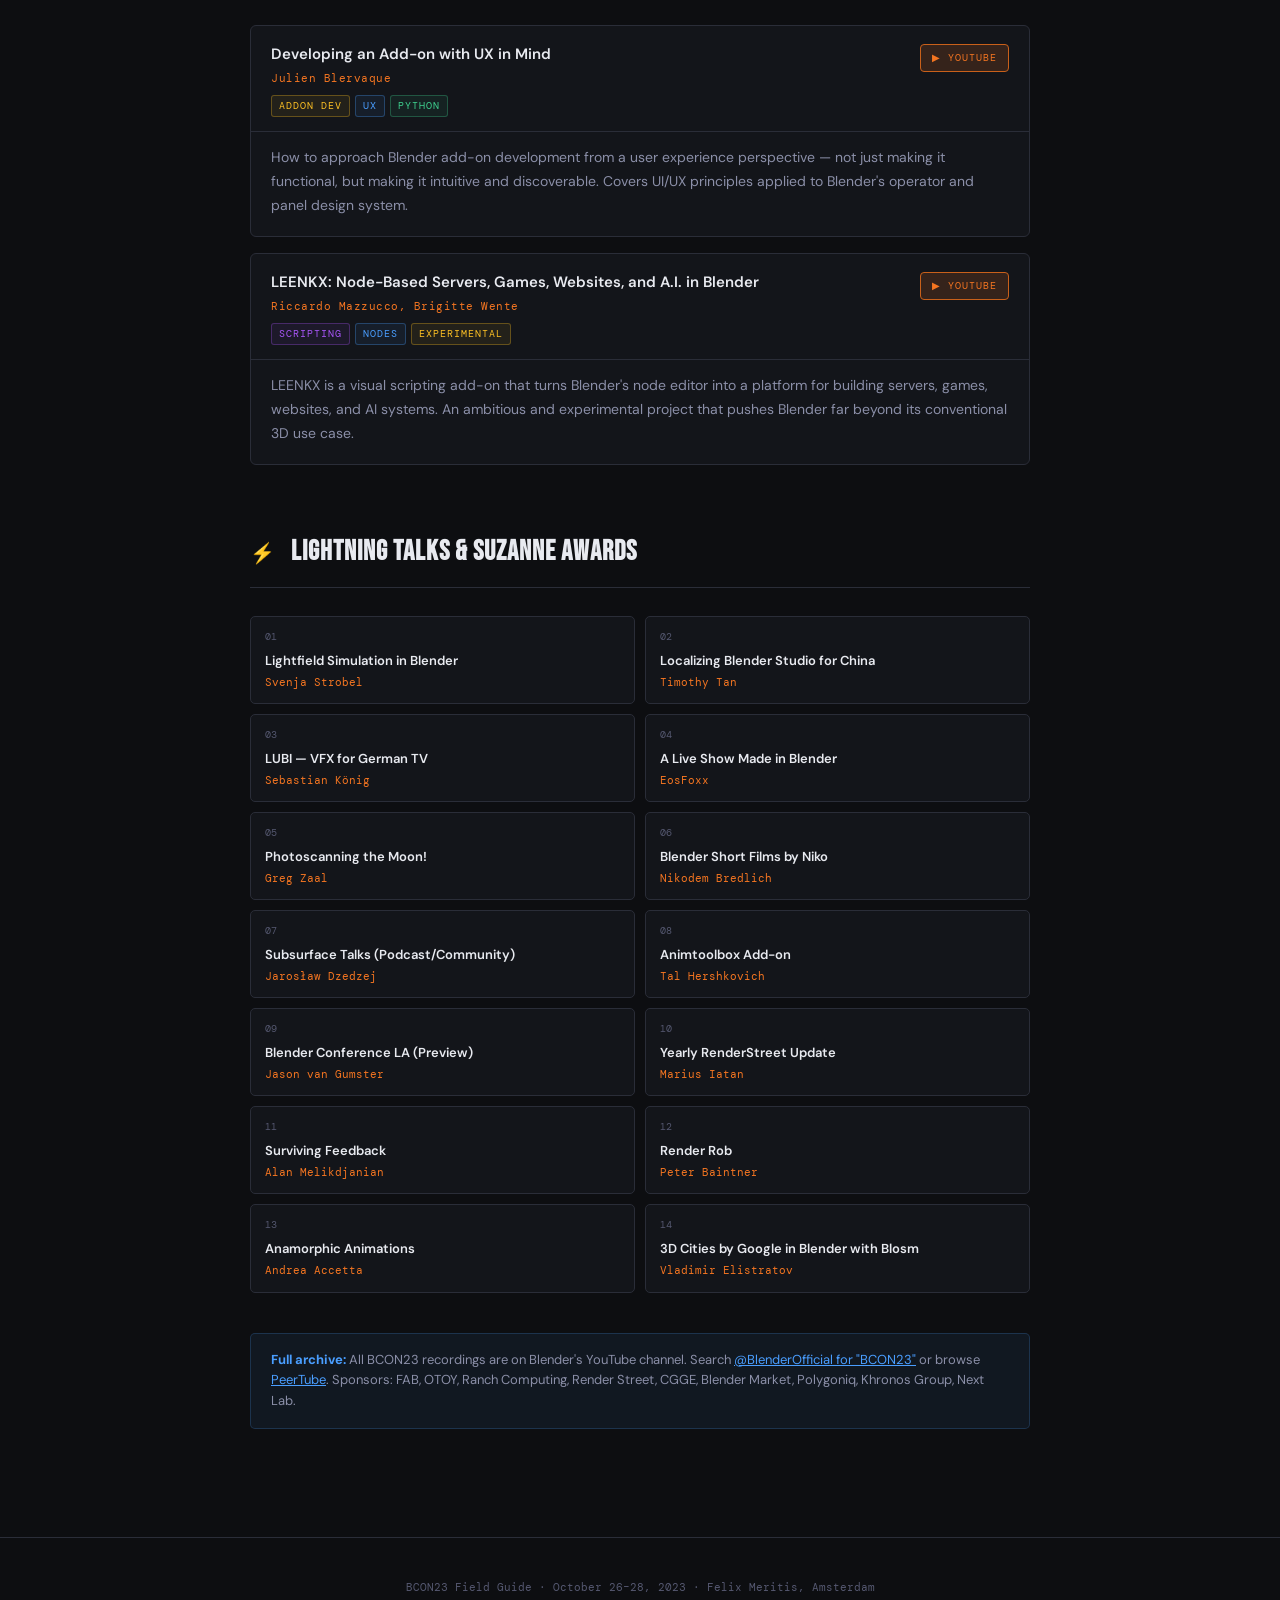
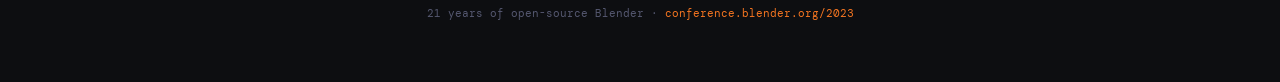
<file: bcon23.html>
<!DOCTYPE html>
<html lang="en">
<head>
<meta charset="UTF-8">
<meta name="viewport" content="width=device-width, initial-scale=1.0">
<title>Blender Conference 2023 — Field Guide</title>
<link href="https://fonts.googleapis.com/css2?family=Bebas+Neue&family=DM+Mono:ital,wght@0,300;0,400;0,500;1,300&family=DM+Sans:ital,opsz,wght@0,9..40,300;0,9..40,400;0,9..40,600;1,9..40,300&display=swap" rel="stylesheet">
<link rel="stylesheet" href="style.css">
</head>
<body>

<nav class="nav-bar">
  <div class="nav-inner">
    <a class="nav-logo" href="index.html">BCON ARCHIVE</a>
    <div class="nav-links">
      <a href="bcon25.html">BCON25</a><span class="nav-sep">·</span>
      <a href="bcon24.html">BCON24</a><span class="nav-sep">·</span>
      <a href="bcon_la_2024.html">BCON LA</a><span class="nav-sep">·</span>
      <a href="bcon23.html" class="active">BCON23</a><span class="nav-sep">·</span>
      <a href="bcon22.html">BCON22</a>
    </div>
  </div>
</nav>

<header>
  <div class="header-inner">
    <div class="tag-line">Blender Conference 2023 · Amsterdam · October 26–28, 2023</div>
    <h1>BCON<span>23</span></h1>
    <div class="header-meta">
      <span>Felix Meritis, Amsterdam</span>
      <span>~60 recorded talks</span>
      <span>3 days · 5 parallel tracks</span>
      <span>21 years of open-source Blender</span>
    </div>
    <p class="header-desc">
      Celebrating 21 years of free and open-source Blender. The year Simulation Zones landed, Grease Pencil entered a new era, Flamenco 3 was released, and the glTF/USD ecosystem matured.
    </p>
    <div class="header-links">
      <a class="pill pill-orange" href="https://www.youtube.com/@BlenderOfficial/search?query=BCON23" target="_blank">▶ Blender YouTube (BCON23)</a>
      <a class="pill pill-dim" href="https://conference.blender.org/2023/" target="_blank">Official Site</a>
      <a class="pill pill-dim" href="https://video.blender.org/c/blender_conference/videos" target="_blank">PeerTube</a>
    </div>
  </div>
</header>

<div class="stats-bar">
  <div class="stats-inner">
    <div class="stat"><div class="stat-num">~60</div><div class="stat-lbl">Talks</div></div>
    <div class="stat"><div class="stat-num">3</div><div class="stat-lbl">Days</div></div>
    <div class="stat"><div class="stat-num">5</div><div class="stat-lbl">Tracks</div></div>
    <div class="stat"><div class="stat-num">Oct '23</div><div class="stat-lbl">Date</div></div>
  </div>
</div>

<main>

<div class="notice" style="margin-top:40px;">
  <strong>Context:</strong> BCON23 celebrated 21 years of open-source Blender. Major themes were Blender 4.0's approaching release, Simulation Zones (the backbone of modern Geo Nodes physics), Grease Pencil's upcoming 3.0 rewrite, and the deepening integration of USD and glTF pipelines. Feedback was overall positive with improvements from BCON22. Sponsors included FAB, OTOY, Ranch Computing, Render Street, Khronos Group, and Blender Market.
</div>

<!-- KEYNOTE -->
<div class="section">
  <div class="section-header"><span class="section-icon">🎯</span><h2>KEYNOTE</h2></div>
  <div class="talk">
    <div class="talk-header">
      <div>
        <div class="talk-title">Keynote — 21 Years of Open Source Blender</div>
        <div class="talk-speaker">Ton Roosendaal — Blender Foundation</div>
        <div class="talk-tags"><span class="tag tag-orange">KEYNOTE</span><span class="tag tag-blue">ROADMAP</span><span class="tag tag-green">MILESTONE</span></div>
      </div>
      <a class="watch-btn" href="https://www.youtube.com/@BlenderOfficial/search?query=BCON23+keynote" target="_blank">▶ YOUTUBE</a>
    </div>
    <div class="talk-body">
      <div class="talk-summary">Ton Roosendaal's annual state-of-Blender, framed around 21 years of open-source development. Covers the journey from Blender's free software crowdfunding in 2002 to its current position as a serious industry tool, with forward-looking discussion of Blender 4.0 and beyond.</div>
    </div>
  </div>
</div>

<!-- GEOMETRY NODES & SIMULATION -->
<div class="section">
  <div class="section-header"><span class="section-icon">🔷</span><h2>GEOMETRY NODES & SIMULATION</h2></div>

  <div class="talk">
    <div class="talk-header">
      <div>
        <div class="talk-title">Adding More Art into the .blend…</div>
        <div class="talk-speaker">Jonathan Audebourg</div>
        <div class="talk-tags"><span class="tag tag-blue">GEO NODES</span><span class="tag tag-purple">GENERATIVE</span><span class="tag tag-yellow">CREATIVE</span></div>
      </div>
      <a class="watch-btn" href="https://www.youtube.com/@BlenderOfficial/search?query=BCON23" target="_blank">▶ YOUTUBE</a>
    </div>
    <div class="talk-body">
      <div class="talk-summary">Pushing Geometry Nodes beyond its typical use cases into generative art, procedural storytelling, and creative exploration. A talk about finding the artistic boundaries of what nodes can express.</div>
    </div>
  </div>

  <div class="talk">
    <div class="talk-header">
      <div>
        <div class="talk-title">We Can Do That with Geometry Nodes…</div>
        <div class="talk-speaker">Simon Thommes — Blender Studio</div>
        <div class="talk-tags"><span class="tag tag-blue">GEO NODES</span><span class="tag tag-green">SIMULATION</span><span class="tag tag-red">DEVELOPMENT</span></div>
      </div>
      <a class="watch-btn" href="https://www.youtube.com/@BlenderOfficial/search?query=BCON23+geometry+nodes" target="_blank">▶ YOUTUBE</a>
    </div>
    <div class="talk-body">
      <div class="talk-summary">A showcase of the new capabilities unlocked by Simulation Zones in Geometry Nodes (introduced in Blender 4.0). Simon demonstrates effects that were previously impossible without third-party solvers — custom fluid-like behaviors, particle systems, and state-based logic all built purely in nodes.</div>
      <div class="highlight-box"><strong>Simulation Zones</strong> are the foundation of all modern custom physics in Geo Nodes — this talk is where it was first fully demonstrated to the community.</div>
    </div>
  </div>
</div>

<!-- ASSETS & MARKETPLACE -->
<div class="section">
  <div class="section-header"><span class="section-icon">🗂️</span><h2>ASSETS, MARKETPLACE & ECOSYSTEM</h2></div>

  <div class="talk">
    <div class="talk-header">
      <div>
        <div class="talk-title">Polyperfect: Creating Assets for a Living</div>
        <div class="talk-speaker">Pavel Novak, Matěj Šak — Polyperfect</div>
        <div class="talk-tags"><span class="tag tag-yellow">ASSET CREATION</span><span class="tag tag-green">BUSINESS</span><span class="tag tag-blue">MARKETPLACE</span></div>
      </div>
      <a class="watch-btn" href="https://www.youtube.com/@BlenderOfficial/search?query=BCON23" target="_blank">▶ YOUTUBE</a>
    </div>
    <div class="talk-body">
      <div class="talk-summary">Polyperfect is one of the most prolific Blender asset creators — known for their free low-poly animal collection and commercial asset packs. This talk covers the business of creating and selling 3D assets: workflow, pricing, marketplace strategy, and the economics of the Blender asset ecosystem.</div>
    </div>
  </div>

  <div class="talk">
    <div class="talk-header">
      <div>
        <div class="talk-title">A Bird's-Eye View on the Asset Browser System</div>
        <div class="talk-speaker">Julian Eisel, dr. Sybren A. Stüvel</div>
        <div class="talk-tags"><span class="tag tag-blue">ASSET BROWSER</span><span class="tag tag-red">DEVELOPMENT</span><span class="tag tag-yellow">WORKFLOW</span></div>
      </div>
      <a class="watch-btn" href="https://www.youtube.com/@BlenderOfficial/search?query=BCON23+asset+browser" target="_blank">▶ YOUTUBE</a>
    </div>
    <div class="talk-body">
      <div class="talk-summary">Blender developers Julian and Sybren explain the architecture and direction of Blender's Asset Browser system — covering the current state, known limitations, planned improvements, and how the community can best use and contribute to asset management in Blender.</div>
    </div>
  </div>
</div>

<!-- PIPELINE & FORMATS -->
<div class="section">
  <div class="section-header"><span class="section-icon">🔧</span><h2>PIPELINE, USD & glTF</h2></div>

  <div class="talk">
    <div class="talk-header">
      <div>
        <div class="talk-title">Flamenco v3.3 — Open Source Render Management</div>
        <div class="talk-speaker">Blender Institute</div>
        <div class="talk-tags"><span class="tag tag-blue">RENDER FARM</span><span class="tag tag-green">OPEN SOURCE</span><span class="tag tag-yellow">PIPELINE</span></div>
      </div>
      <a class="watch-btn" href="https://www.youtube.com/@BlenderOfficial/search?query=BCON23+flamenco" target="_blank">▶ YOUTUBE</a>
    </div>
    <div class="talk-body">
      <div class="talk-summary">Flamenco is Blender's free, open-source render farm management tool. Version 3.3 was released at BCON23 with a hands-on workshop. Covers setting up a local render farm, job management, and how small studios can eliminate render farm costs with Flamenco.</div>
      <div class="detail-label">References</div>
      <div class="detail-text"><a href="https://flamenco.blender.org" target="_blank" style="color:var(--orange)">flamenco.blender.org</a> · Free render management · BCON23 hands-on class files available for download</div>
    </div>
  </div>

  <div class="talk">
    <div class="talk-header">
      <div>
        <div class="talk-title">The glTF Ecosystem in Blender — SIG Meeting</div>
        <div class="talk-speaker">Julien Duroure, Gustaf Waldemarson (Arm) — Khronos Group</div>
        <div class="talk-tags"><span class="tag tag-blue">glTF</span><span class="tag tag-purple">REAL-TIME</span><span class="tag tag-yellow">WEB 3D</span></div>
      </div>
      <a class="watch-btn" href="https://www.youtube.com/@BlenderOfficial/search?query=BCON23+glTF" target="_blank">▶ YOUTUBE</a>
    </div>
    <div class="talk-body">
      <div class="talk-summary">A comprehensive look at the glTF ecosystem and Blender's glTF I/O plugin — covering custom import/export plugins, PBR support, physics, scene composition, validation, and USD interoperability. The Khronos Group brought industry representatives to discuss glTF's role as a standard for real-time and web 3D.</div>
      <div class="detail-label">References</div>
      <div class="detail-text">Khronos Group · glTF 2.0 spec · Blender glTF IO plugin · glTF validator · Web-based glTF viewer</div>
    </div>
  </div>
</div>

<!-- ADD-ON DEVELOPMENT -->
<div class="section">
  <div class="section-header"><span class="section-icon">🐍</span><h2>ADD-ON DEVELOPMENT</h2></div>

  <div class="talk">
    <div class="talk-header">
      <div>
        <div class="talk-title">Developing an Add-on with UX in Mind</div>
        <div class="talk-speaker">Julien Blervaque</div>
        <div class="talk-tags"><span class="tag tag-yellow">ADDON DEV</span><span class="tag tag-blue">UX</span><span class="tag tag-green">PYTHON</span></div>
      </div>
      <a class="watch-btn" href="https://www.youtube.com/@BlenderOfficial/search?query=BCON23+addon" target="_blank">▶ YOUTUBE</a>
    </div>
    <div class="talk-body">
      <div class="talk-summary">How to approach Blender add-on development from a user experience perspective — not just making it functional, but making it intuitive and discoverable. Covers UI/UX principles applied to Blender's operator and panel design system.</div>
    </div>
  </div>

  <div class="talk">
    <div class="talk-header">
      <div>
        <div class="talk-title">LEENKX: Node-Based Servers, Games, Websites, and A.I. in Blender</div>
        <div class="talk-speaker">Riccardo Mazzucco, Brigitte Wente</div>
        <div class="talk-tags"><span class="tag tag-purple">SCRIPTING</span><span class="tag tag-blue">NODES</span><span class="tag tag-yellow">EXPERIMENTAL</span></div>
      </div>
      <a class="watch-btn" href="https://www.youtube.com/@BlenderOfficial/search?query=BCON23+LEENKX" target="_blank">▶ YOUTUBE</a>
    </div>
    <div class="talk-body">
      <div class="talk-summary">LEENKX is a visual scripting add-on that turns Blender's node editor into a platform for building servers, games, websites, and AI systems. An ambitious and experimental project that pushes Blender far beyond its conventional 3D use case.</div>
    </div>
  </div>
</div>

<!-- LIGHTNING TALKS -->
<div class="section" id="lightning">
  <div class="section-header"><span class="section-icon">⚡</span><h2>LIGHTNING TALKS & SUZANNE AWARDS</h2></div>
  <div class="lightning-grid">
    <div class="lightning-item"><div class="lightning-num">01</div><div class="lightning-name">Lightfield Simulation in Blender</div><div class="lightning-speaker">Svenja Strobel</div></div>
    <div class="lightning-item"><div class="lightning-num">02</div><div class="lightning-name">Localizing Blender Studio for China</div><div class="lightning-speaker">Timothy Tan</div></div>
    <div class="lightning-item"><div class="lightning-num">03</div><div class="lightning-name">LUBI — VFX for German TV</div><div class="lightning-speaker">Sebastian König</div></div>
    <div class="lightning-item"><div class="lightning-num">04</div><div class="lightning-name">A Live Show Made in Blender</div><div class="lightning-speaker">EosFoxx</div></div>
    <div class="lightning-item"><div class="lightning-num">05</div><div class="lightning-name">Photoscanning the Moon!</div><div class="lightning-speaker">Greg Zaal</div></div>
    <div class="lightning-item"><div class="lightning-num">06</div><div class="lightning-name">Blender Short Films by Niko</div><div class="lightning-speaker">Nikodem Bredlich</div></div>
    <div class="lightning-item"><div class="lightning-num">07</div><div class="lightning-name">Subsurface Talks (Podcast/Community)</div><div class="lightning-speaker">Jarosław Dzedzej</div></div>
    <div class="lightning-item"><div class="lightning-num">08</div><div class="lightning-name">Animtoolbox Add-on</div><div class="lightning-speaker">Tal Hershkovich</div></div>
    <div class="lightning-item"><div class="lightning-num">09</div><div class="lightning-name">Blender Conference LA (Preview)</div><div class="lightning-speaker">Jason van Gumster</div></div>
    <div class="lightning-item"><div class="lightning-num">10</div><div class="lightning-name">Yearly RenderStreet Update</div><div class="lightning-speaker">Marius Iatan</div></div>
    <div class="lightning-item"><div class="lightning-num">11</div><div class="lightning-name">Surviving Feedback</div><div class="lightning-speaker">Alan Melikdjanian</div></div>
    <div class="lightning-item"><div class="lightning-num">12</div><div class="lightning-name">Render Rob</div><div class="lightning-speaker">Peter Baintner</div></div>
    <div class="lightning-item"><div class="lightning-num">13</div><div class="lightning-name">Anamorphic Animations</div><div class="lightning-speaker">Andrea Accetta</div></div>
    <div class="lightning-item"><div class="lightning-num">14</div><div class="lightning-name">3D Cities by Google in Blender with Blosm</div><div class="lightning-speaker">Vladimir Elistratov</div></div>
  </div>
</div>

<div class="notice" style="margin-top:40px;">
  <strong>Full archive:</strong> All BCON23 recordings are on Blender's YouTube channel. Search <a href="https://www.youtube.com/@BlenderOfficial/search?query=BCON23" target="_blank" style="color:var(--blue)">@BlenderOfficial for "BCON23"</a> or browse <a href="https://video.blender.org/c/blender_conference/videos" target="_blank" style="color:var(--blue)">PeerTube</a>. Sponsors: FAB, OTOY, Ranch Computing, Render Street, CGGE, Blender Market, Polygoniq, Khronos Group, Next Lab.
</div>

</main>

<footer>
  <p>BCON23 Field Guide · October 26–28, 2023 · Felix Meritis, Amsterdam</p>
  <p style="margin-top:8px;">21 years of open-source Blender · <a href="https://conference.blender.org/2023/" target="_blank">conference.blender.org/2023</a></p>
</footer>

</body>
</html>
</file>
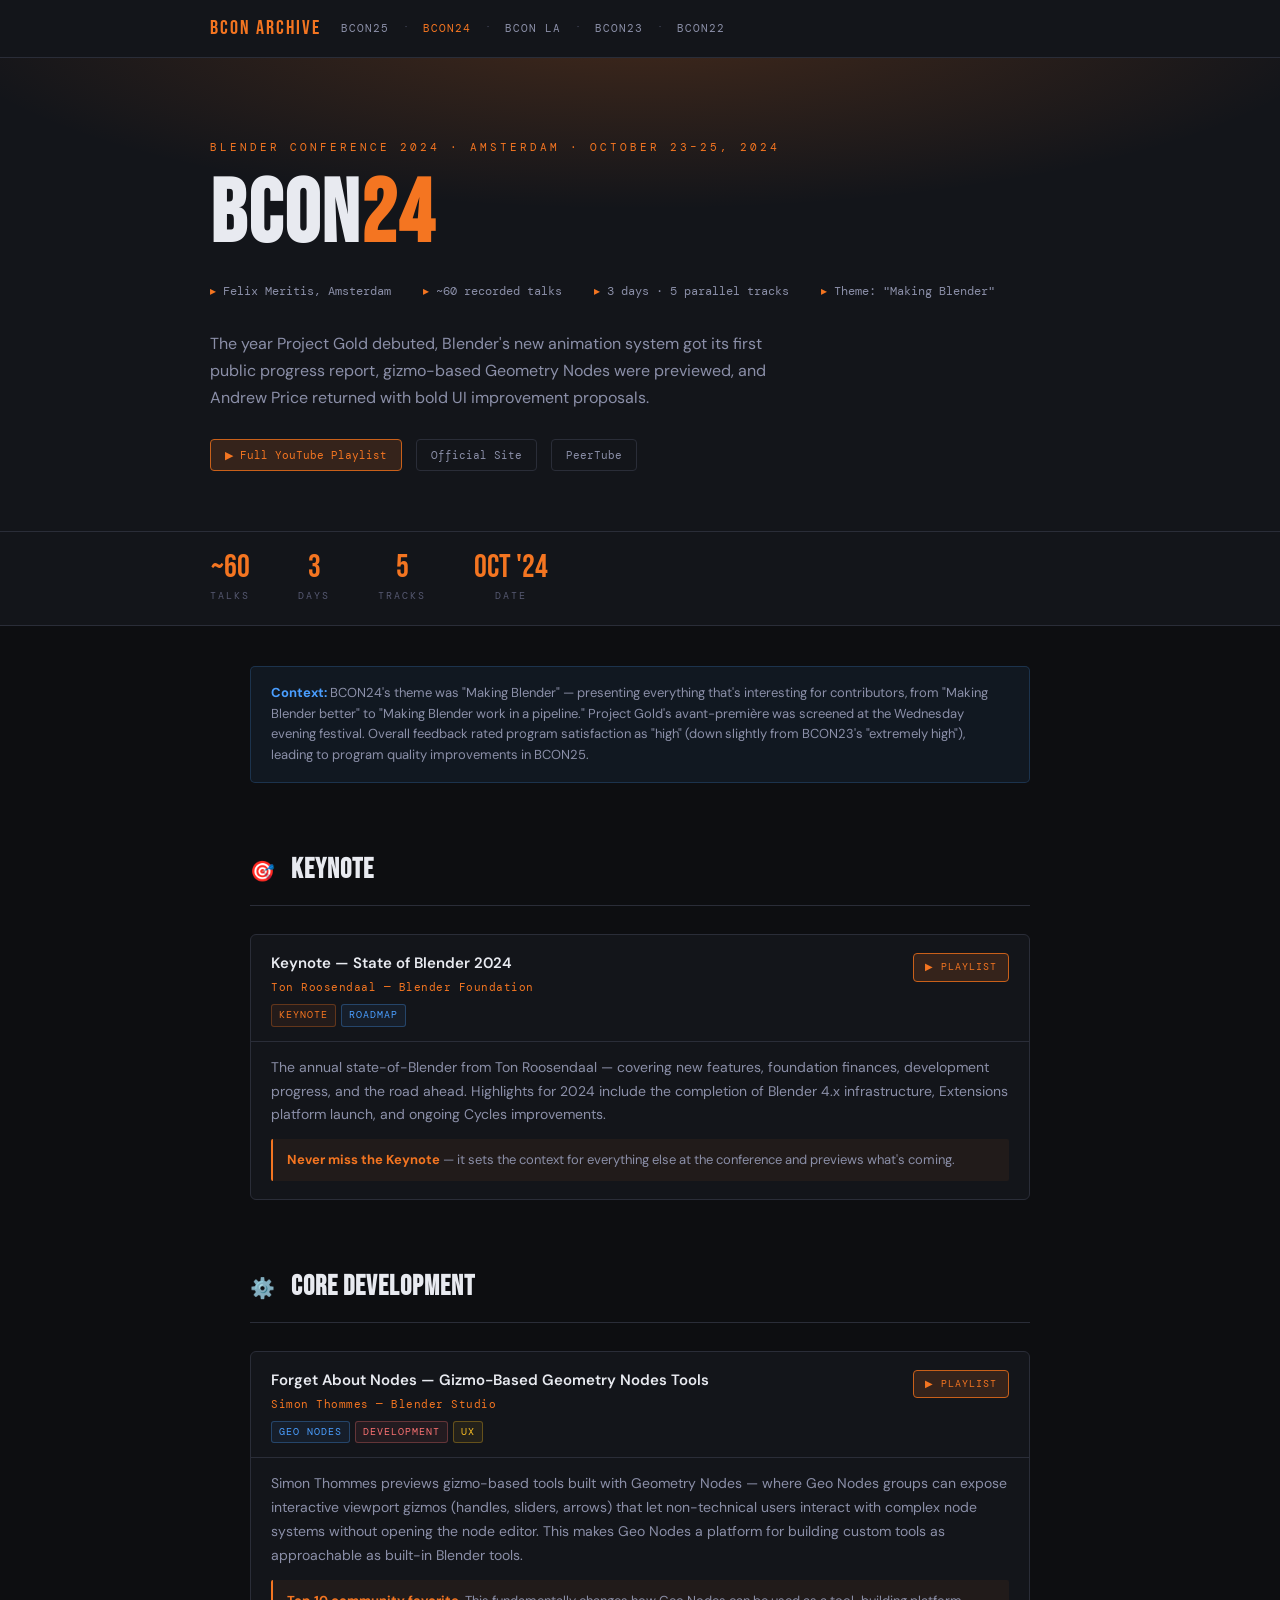
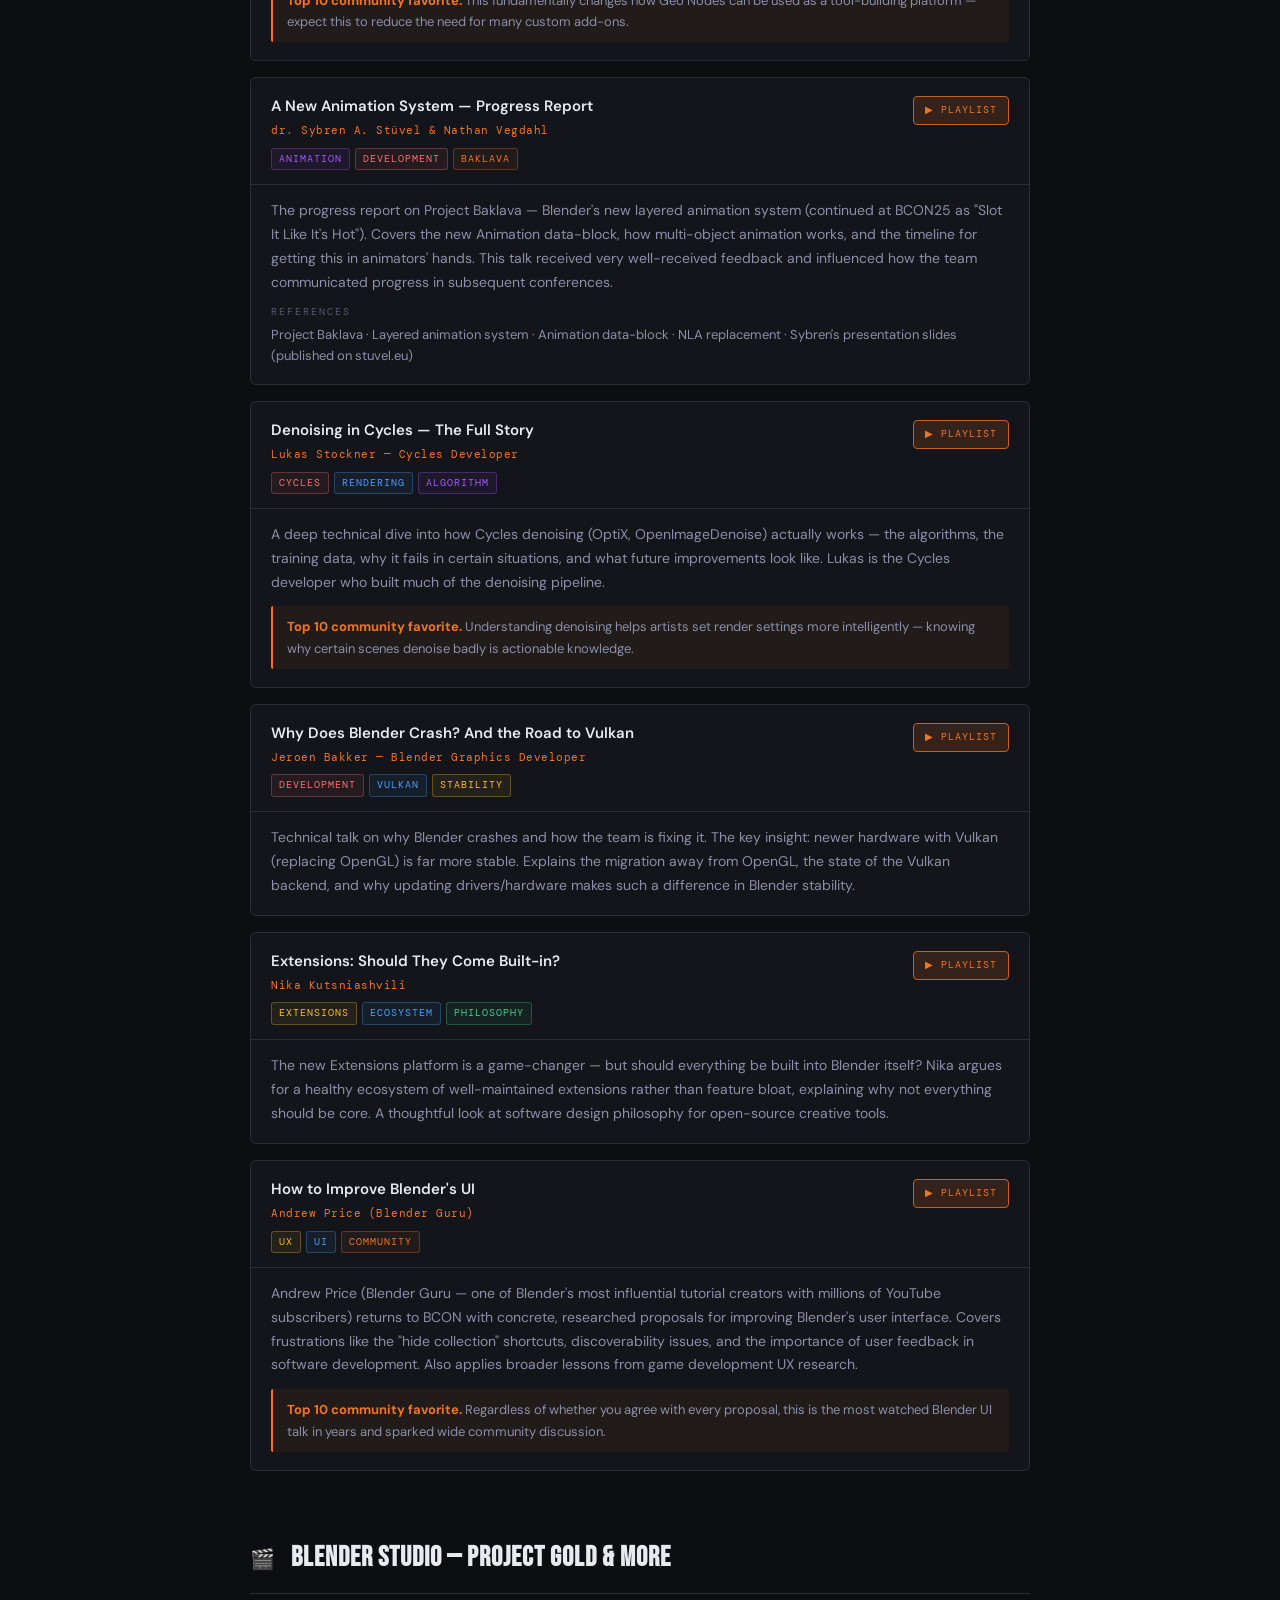
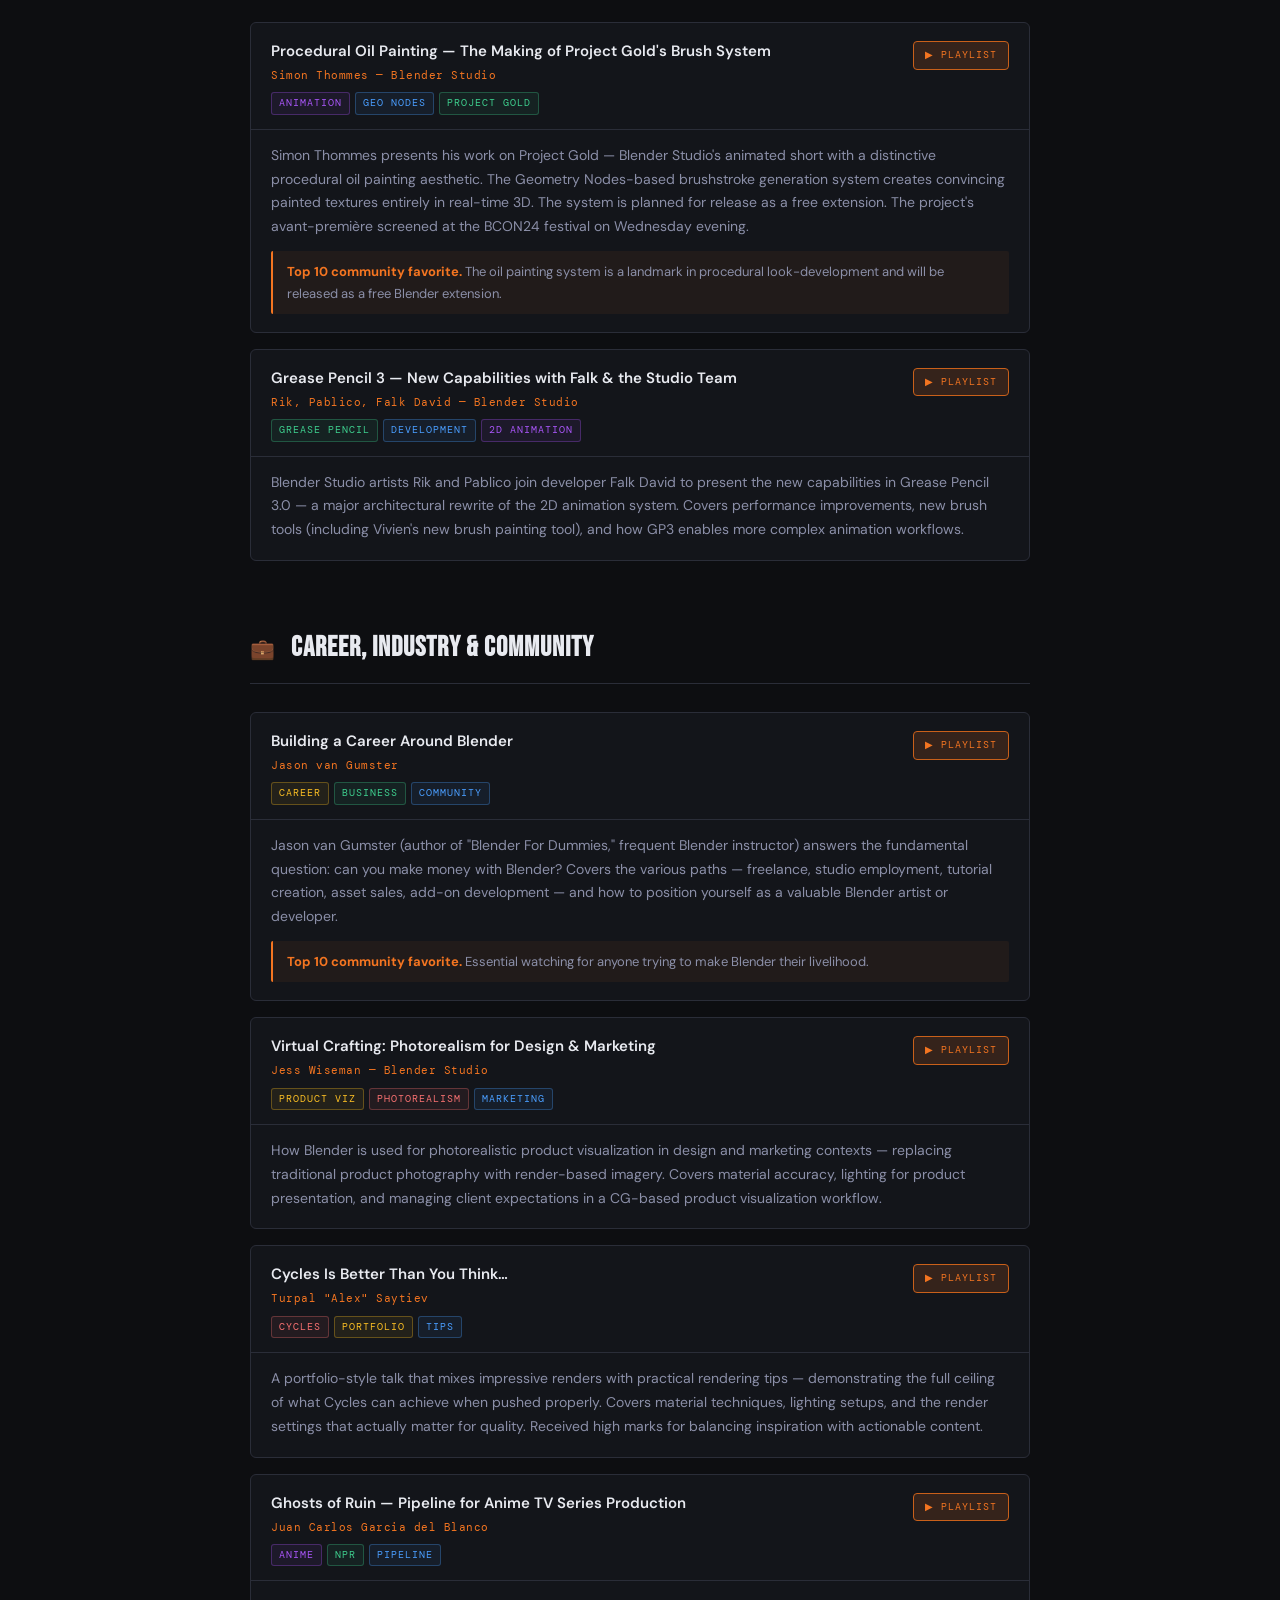
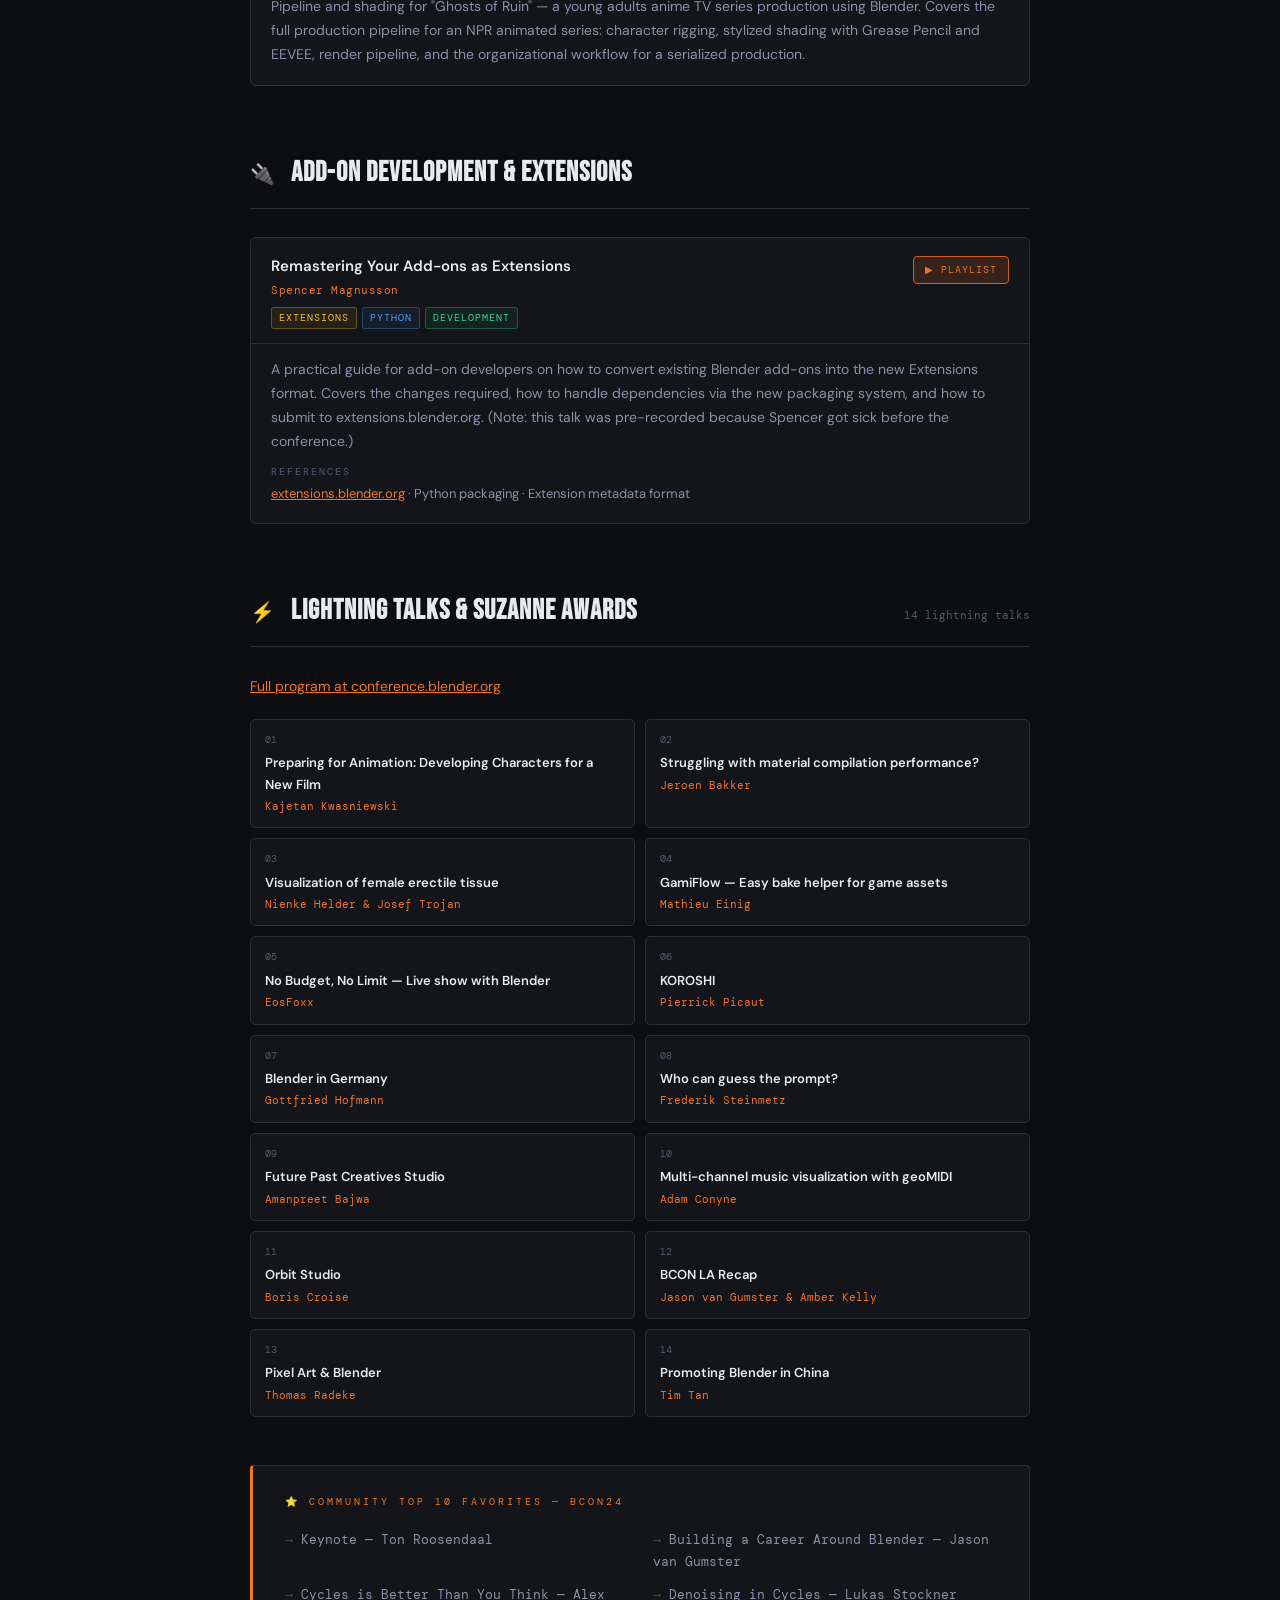
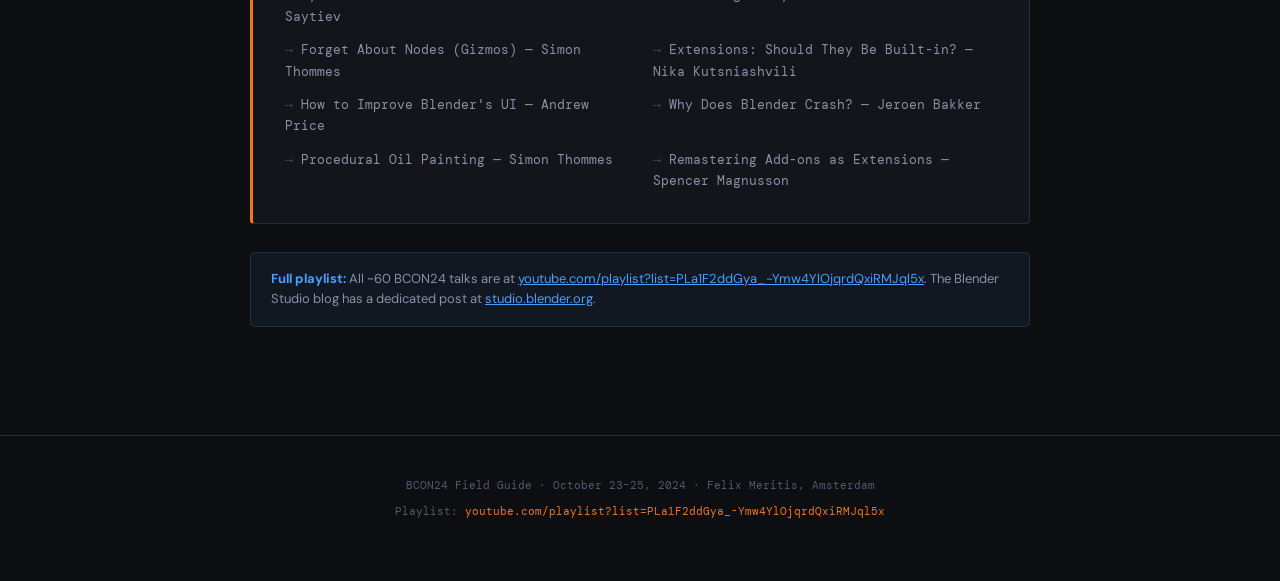
<file: bcon24.html>
<!DOCTYPE html>
<html lang="en">
<head>
<meta charset="UTF-8">
<meta name="viewport" content="width=device-width, initial-scale=1.0">
<title>Blender Conference 2024 — Field Guide</title>
<link href="https://fonts.googleapis.com/css2?family=Bebas+Neue&family=DM+Mono:ital,wght@0,300;0,400;0,500;1,300&family=DM+Sans:ital,opsz,wght@0,9..40,300;0,9..40,400;0,9..40,600;1,9..40,300&display=swap" rel="stylesheet">
<link rel="stylesheet" href="style.css">
</head>
<body>

<nav class="nav-bar">
  <div class="nav-inner">
    <a class="nav-logo" href="index.html">BCON ARCHIVE</a>
    <div class="nav-links">
      <a href="bcon25.html">BCON25</a>
      <span class="nav-sep">·</span>
      <a href="bcon24.html" class="active">BCON24</a>
      <span class="nav-sep">·</span>
      <a href="bcon_la_2024.html">BCON LA</a>
      <span class="nav-sep">·</span>
      <a href="bcon23.html">BCON23</a>
      <span class="nav-sep">·</span>
      <a href="bcon22.html">BCON22</a>
    </div>
  </div>
</nav>

<header>
  <div class="header-inner">
    <div class="tag-line">Blender Conference 2024 · Amsterdam · October 23–25, 2024</div>
    <h1>BCON<span>24</span></h1>
    <div class="header-meta">
      <span>Felix Meritis, Amsterdam</span>
      <span>~60 recorded talks</span>
      <span>3 days · 5 parallel tracks</span>
      <span>Theme: "Making Blender"</span>
    </div>
    <p class="header-desc">
      The year Project Gold debuted, Blender's new animation system got its first public progress report, gizmo-based Geometry Nodes were previewed, and Andrew Price returned with bold UI improvement proposals.
    </p>
    <div class="header-links">
      <a class="pill pill-orange" href="https://www.youtube.com/playlist?list=PLa1F2ddGya_-Ymw4YlOjqrdQxiRMJql5x" target="_blank">▶ Full YouTube Playlist</a>
      <a class="pill pill-dim" href="https://conference.blender.org/2024/" target="_blank">Official Site</a>
      <a class="pill pill-dim" href="https://video.blender.org/c/blender_conference/videos" target="_blank">PeerTube</a>
    </div>
  </div>
</header>

<div class="stats-bar">
  <div class="stats-inner">
    <div class="stat"><div class="stat-num">~60</div><div class="stat-lbl">Talks</div></div>
    <div class="stat"><div class="stat-num">3</div><div class="stat-lbl">Days</div></div>
    <div class="stat"><div class="stat-num">5</div><div class="stat-lbl">Tracks</div></div>
    <div class="stat"><div class="stat-num">Oct '24</div><div class="stat-lbl">Date</div></div>
  </div>
</div>

<main>

<div class="notice" style="margin-top:40px;">
  <strong>Context:</strong> BCON24's theme was "Making Blender" — presenting everything that's interesting for contributors, from "Making Blender better" to "Making Blender work in a pipeline." Project Gold's avant-première was screened at the Wednesday evening festival. Overall feedback rated program satisfaction as "high" (down slightly from BCON23's "extremely high"), leading to program quality improvements in BCON25.
</div>

<!-- KEYNOTE -->
<div class="section" id="keynote">
  <div class="section-header">
    <span class="section-icon">🎯</span>
    <h2>KEYNOTE</h2>
  </div>
  <div class="talk">
    <div class="talk-header">
      <div>
        <div class="talk-title">Keynote — State of Blender 2024</div>
        <div class="talk-speaker">Ton Roosendaal — Blender Foundation</div>
        <div class="talk-tags"><span class="tag tag-orange">KEYNOTE</span><span class="tag tag-blue">ROADMAP</span></div>
      </div>
      <a class="watch-btn" href="https://www.youtube.com/playlist?list=PLa1F2ddGya_-Ymw4YlOjqrdQxiRMJql5x" target="_blank">▶ PLAYLIST</a>
    </div>
    <div class="talk-body">
      <div class="talk-summary">The annual state-of-Blender from Ton Roosendaal — covering new features, foundation finances, development progress, and the road ahead. Highlights for 2024 include the completion of Blender 4.x infrastructure, Extensions platform launch, and ongoing Cycles improvements.</div>
      <div class="highlight-box"><strong>Never miss the Keynote</strong> — it sets the context for everything else at the conference and previews what's coming.</div>
    </div>
  </div>
</div>

<!-- CORE DEV -->
<div class="section" id="dev">
  <div class="section-header">
    <span class="section-icon">⚙️</span>
    <h2>CORE DEVELOPMENT</h2>
  </div>

  <div class="talk">
    <div class="talk-header">
      <div>
        <div class="talk-title">Forget About Nodes — Gizmo-Based Geometry Nodes Tools</div>
        <div class="talk-speaker">Simon Thommes — Blender Studio</div>
        <div class="talk-tags"><span class="tag tag-blue">GEO NODES</span><span class="tag tag-red">DEVELOPMENT</span><span class="tag tag-yellow">UX</span></div>
      </div>
      <a class="watch-btn" href="https://www.youtube.com/playlist?list=PLa1F2ddGya_-Ymw4YlOjqrdQxiRMJql5x" target="_blank">▶ PLAYLIST</a>
    </div>
    <div class="talk-body">
      <div class="talk-summary">Simon Thommes previews gizmo-based tools built with Geometry Nodes — where Geo Nodes groups can expose interactive viewport gizmos (handles, sliders, arrows) that let non-technical users interact with complex node systems without opening the node editor. This makes Geo Nodes a platform for building custom tools as approachable as built-in Blender tools.</div>
      <div class="highlight-box"><strong>Top 10 community favorite.</strong> This fundamentally changes how Geo Nodes can be used as a tool-building platform — expect this to reduce the need for many custom add-ons.</div>
    </div>
  </div>

  <div class="talk">
    <div class="talk-header">
      <div>
        <div class="talk-title">A New Animation System — Progress Report</div>
        <div class="talk-speaker">dr. Sybren A. Stüvel & Nathan Vegdahl</div>
        <div class="talk-tags"><span class="tag tag-purple">ANIMATION</span><span class="tag tag-red">DEVELOPMENT</span><span class="tag tag-orange">BAKLAVA</span></div>
      </div>
      <a class="watch-btn" href="https://www.youtube.com/playlist?list=PLa1F2ddGya_-Ymw4YlOjqrdQxiRMJql5x" target="_blank">▶ PLAYLIST</a>
    </div>
    <div class="talk-body">
      <div class="talk-summary">The progress report on Project Baklava — Blender's new layered animation system (continued at BCON25 as "Slot It Like It's Hot"). Covers the new Animation data-block, how multi-object animation works, and the timeline for getting this in animators' hands. This talk received very well-received feedback and influenced how the team communicated progress in subsequent conferences.</div>
      <div class="detail-label">References</div>
      <div class="detail-text">Project Baklava · Layered animation system · Animation data-block · NLA replacement · Sybren's presentation slides (published on stuvel.eu)</div>
    </div>
  </div>

  <div class="talk">
    <div class="talk-header">
      <div>
        <div class="talk-title">Denoising in Cycles — The Full Story</div>
        <div class="talk-speaker">Lukas Stockner — Cycles Developer</div>
        <div class="talk-tags"><span class="tag tag-red">CYCLES</span><span class="tag tag-blue">RENDERING</span><span class="tag tag-purple">ALGORITHM</span></div>
      </div>
      <a class="watch-btn" href="https://www.youtube.com/playlist?list=PLa1F2ddGya_-Ymw4YlOjqrdQxiRMJql5x" target="_blank">▶ PLAYLIST</a>
    </div>
    <div class="talk-body">
      <div class="talk-summary">A deep technical dive into how Cycles denoising (OptiX, OpenImageDenoise) actually works — the algorithms, the training data, why it fails in certain situations, and what future improvements look like. Lukas is the Cycles developer who built much of the denoising pipeline.</div>
      <div class="highlight-box"><strong>Top 10 community favorite.</strong> Understanding denoising helps artists set render settings more intelligently — knowing why certain scenes denoise badly is actionable knowledge.</div>
    </div>
  </div>

  <div class="talk">
    <div class="talk-header">
      <div>
        <div class="talk-title">Why Does Blender Crash? And the Road to Vulkan</div>
        <div class="talk-speaker">Jeroen Bakker — Blender Graphics Developer</div>
        <div class="talk-tags"><span class="tag tag-red">DEVELOPMENT</span><span class="tag tag-blue">VULKAN</span><span class="tag tag-yellow">STABILITY</span></div>
      </div>
      <a class="watch-btn" href="https://www.youtube.com/playlist?list=PLa1F2ddGya_-Ymw4YlOjqrdQxiRMJql5x" target="_blank">▶ PLAYLIST</a>
    </div>
    <div class="talk-body">
      <div class="talk-summary">Technical talk on why Blender crashes and how the team is fixing it. The key insight: newer hardware with Vulkan (replacing OpenGL) is far more stable. Explains the migration away from OpenGL, the state of the Vulkan backend, and why updating drivers/hardware makes such a difference in Blender stability.</div>
    </div>
  </div>

  <div class="talk">
    <div class="talk-header">
      <div>
        <div class="talk-title">Extensions: Should They Come Built-in?</div>
        <div class="talk-speaker">Nika Kutsniashvili</div>
        <div class="talk-tags"><span class="tag tag-yellow">EXTENSIONS</span><span class="tag tag-blue">ECOSYSTEM</span><span class="tag tag-green">PHILOSOPHY</span></div>
      </div>
      <a class="watch-btn" href="https://www.youtube.com/playlist?list=PLa1F2ddGya_-Ymw4YlOjqrdQxiRMJql5x" target="_blank">▶ PLAYLIST</a>
    </div>
    <div class="talk-body">
      <div class="talk-summary">The new Extensions platform is a game-changer — but should everything be built into Blender itself? Nika argues for a healthy ecosystem of well-maintained extensions rather than feature bloat, explaining why not everything should be core. A thoughtful look at software design philosophy for open-source creative tools.</div>
    </div>
  </div>

  <div class="talk">
    <div class="talk-header">
      <div>
        <div class="talk-title">How to Improve Blender's UI</div>
        <div class="talk-speaker">Andrew Price (Blender Guru)</div>
        <div class="talk-tags"><span class="tag tag-yellow">UX</span><span class="tag tag-blue">UI</span><span class="tag tag-orange">COMMUNITY</span></div>
      </div>
      <a class="watch-btn" href="https://www.youtube.com/playlist?list=PLa1F2ddGya_-Ymw4YlOjqrdQxiRMJql5x" target="_blank">▶ PLAYLIST</a>
    </div>
    <div class="talk-body">
      <div class="talk-summary">Andrew Price (Blender Guru — one of Blender's most influential tutorial creators with millions of YouTube subscribers) returns to BCON with concrete, researched proposals for improving Blender's user interface. Covers frustrations like the "hide collection" shortcuts, discoverability issues, and the importance of user feedback in software development. Also applies broader lessons from game development UX research.</div>
      <div class="highlight-box"><strong>Top 10 community favorite.</strong> Regardless of whether you agree with every proposal, this is the most watched Blender UI talk in years and sparked wide community discussion.</div>
    </div>
  </div>
</div>

<!-- BLENDER STUDIO -->
<div class="section" id="studio">
  <div class="section-header">
    <span class="section-icon">🎬</span>
    <h2>BLENDER STUDIO — PROJECT GOLD & MORE</h2>
  </div>

  <div class="talk">
    <div class="talk-header">
      <div>
        <div class="talk-title">Procedural Oil Painting — The Making of Project Gold's Brush System</div>
        <div class="talk-speaker">Simon Thommes — Blender Studio</div>
        <div class="talk-tags"><span class="tag tag-purple">ANIMATION</span><span class="tag tag-blue">GEO NODES</span><span class="tag tag-green">PROJECT GOLD</span></div>
      </div>
      <a class="watch-btn" href="https://www.youtube.com/playlist?list=PLa1F2ddGya_-Ymw4YlOjqrdQxiRMJql5x" target="_blank">▶ PLAYLIST</a>
    </div>
    <div class="talk-body">
      <div class="talk-summary">Simon Thommes presents his work on Project Gold — Blender Studio's animated short with a distinctive procedural oil painting aesthetic. The Geometry Nodes-based brushstroke generation system creates convincing painted textures entirely in real-time 3D. The system is planned for release as a free extension. The project's avant-première screened at the BCON24 festival on Wednesday evening.</div>
      <div class="highlight-box"><strong>Top 10 community favorite.</strong> The oil painting system is a landmark in procedural look-development and will be released as a free Blender extension.</div>
    </div>
  </div>

  <div class="talk">
    <div class="talk-header">
      <div>
        <div class="talk-title">Grease Pencil 3 — New Capabilities with Falk & the Studio Team</div>
        <div class="talk-speaker">Rik, Pablico, Falk David — Blender Studio</div>
        <div class="talk-tags"><span class="tag tag-green">GREASE PENCIL</span><span class="tag tag-blue">DEVELOPMENT</span><span class="tag tag-purple">2D ANIMATION</span></div>
      </div>
      <a class="watch-btn" href="https://www.youtube.com/playlist?list=PLa1F2ddGya_-Ymw4YlOjqrdQxiRMJql5x" target="_blank">▶ PLAYLIST</a>
    </div>
    <div class="talk-body">
      <div class="talk-summary">Blender Studio artists Rik and Pablico join developer Falk David to present the new capabilities in Grease Pencil 3.0 — a major architectural rewrite of the 2D animation system. Covers performance improvements, new brush tools (including Vivien's new brush painting tool), and how GP3 enables more complex animation workflows.</div>
    </div>
  </div>
</div>

<!-- CAREERS & COMMUNITY -->
<div class="section" id="career">
  <div class="section-header">
    <span class="section-icon">💼</span>
    <h2>CAREER, INDUSTRY & COMMUNITY</h2>
  </div>

  <div class="talk">
    <div class="talk-header">
      <div>
        <div class="talk-title">Building a Career Around Blender</div>
        <div class="talk-speaker">Jason van Gumster</div>
        <div class="talk-tags"><span class="tag tag-yellow">CAREER</span><span class="tag tag-green">BUSINESS</span><span class="tag tag-blue">COMMUNITY</span></div>
      </div>
      <a class="watch-btn" href="https://www.youtube.com/playlist?list=PLa1F2ddGya_-Ymw4YlOjqrdQxiRMJql5x" target="_blank">▶ PLAYLIST</a>
    </div>
    <div class="talk-body">
      <div class="talk-summary">Jason van Gumster (author of "Blender For Dummies," frequent Blender instructor) answers the fundamental question: can you make money with Blender? Covers the various paths — freelance, studio employment, tutorial creation, asset sales, add-on development — and how to position yourself as a valuable Blender artist or developer.</div>
      <div class="highlight-box"><strong>Top 10 community favorite.</strong> Essential watching for anyone trying to make Blender their livelihood.</div>
    </div>
  </div>

  <div class="talk">
    <div class="talk-header">
      <div>
        <div class="talk-title">Virtual Crafting: Photorealism for Design & Marketing</div>
        <div class="talk-speaker">Jess Wiseman — Blender Studio</div>
        <div class="talk-tags"><span class="tag tag-yellow">PRODUCT VIZ</span><span class="tag tag-red">PHOTOREALISM</span><span class="tag tag-blue">MARKETING</span></div>
      </div>
      <a class="watch-btn" href="https://www.youtube.com/playlist?list=PLa1F2ddGya_-Ymw4YlOjqrdQxiRMJql5x" target="_blank">▶ PLAYLIST</a>
    </div>
    <div class="talk-body">
      <div class="talk-summary">How Blender is used for photorealistic product visualization in design and marketing contexts — replacing traditional product photography with render-based imagery. Covers material accuracy, lighting for product presentation, and managing client expectations in a CG-based product visualization workflow.</div>
    </div>
  </div>

  <div class="talk">
    <div class="talk-header">
      <div>
        <div class="talk-title">Cycles Is Better Than You Think…</div>
        <div class="talk-speaker">Turpal "Alex" Saytiev</div>
        <div class="talk-tags"><span class="tag tag-red">CYCLES</span><span class="tag tag-yellow">PORTFOLIO</span><span class="tag tag-blue">TIPS</span></div>
      </div>
      <a class="watch-btn" href="https://www.youtube.com/playlist?list=PLa1F2ddGya_-Ymw4YlOjqrdQxiRMJql5x" target="_blank">▶ PLAYLIST</a>
    </div>
    <div class="talk-body">
      <div class="talk-summary">A portfolio-style talk that mixes impressive renders with practical rendering tips — demonstrating the full ceiling of what Cycles can achieve when pushed properly. Covers material techniques, lighting setups, and the render settings that actually matter for quality. Received high marks for balancing inspiration with actionable content.</div>
    </div>
  </div>

  <div class="talk">
    <div class="talk-header">
      <div>
        <div class="talk-title">Ghosts of Ruin — Pipeline for Anime TV Series Production</div>
        <div class="talk-speaker">Juan Carlos Garcia del Blanco</div>
        <div class="talk-tags"><span class="tag tag-purple">ANIME</span><span class="tag tag-green">NPR</span><span class="tag tag-blue">PIPELINE</span></div>
      </div>
      <a class="watch-btn" href="https://www.youtube.com/playlist?list=PLa1F2ddGya_-Ymw4YlOjqrdQxiRMJql5x" target="_blank">▶ PLAYLIST</a>
    </div>
    <div class="talk-body">
      <div class="talk-summary">Pipeline and shading for "Ghosts of Ruin" — a young adults anime TV series production using Blender. Covers the full production pipeline for an NPR animated series: character rigging, stylized shading with Grease Pencil and EEVEE, render pipeline, and the organizational workflow for a serialized production.</div>
    </div>
  </div>
</div>

<!-- ADDON DEV -->
<div class="section" id="addons">
  <div class="section-header">
    <span class="section-icon">🔌</span>
    <h2>ADD-ON DEVELOPMENT & EXTENSIONS</h2>
  </div>

  <div class="talk">
    <div class="talk-header">
      <div>
        <div class="talk-title">Remastering Your Add-ons as Extensions</div>
        <div class="talk-speaker">Spencer Magnusson</div>
        <div class="talk-tags"><span class="tag tag-yellow">EXTENSIONS</span><span class="tag tag-blue">PYTHON</span><span class="tag tag-green">DEVELOPMENT</span></div>
      </div>
      <a class="watch-btn" href="https://www.youtube.com/playlist?list=PLa1F2ddGya_-Ymw4YlOjqrdQxiRMJql5x" target="_blank">▶ PLAYLIST</a>
    </div>
    <div class="talk-body">
      <div class="talk-summary">A practical guide for add-on developers on how to convert existing Blender add-ons into the new Extensions format. Covers the changes required, how to handle dependencies via the new packaging system, and how to submit to extensions.blender.org. (Note: this talk was pre-recorded because Spencer got sick before the conference.)</div>
      <div class="detail-label">References</div>
      <div class="detail-text"><a href="https://extensions.blender.org" target="_blank" style="color:var(--orange)">extensions.blender.org</a> · Python packaging · Extension metadata format</div>
    </div>
  </div>
</div>

<!-- LIGHTNING TALKS -->
<div class="section" id="lightning">
  <div class="section-header">
    <span class="section-icon">⚡</span>
    <h2>LIGHTNING TALKS & SUZANNE AWARDS</h2>
    <span class="section-count">14 lightning talks</span>
  </div>
  <p style="font-size:14px;color:var(--text-dim);margin-bottom:20px;line-height:1.7;">
    <a href="https://conference.blender.org/2024/presentations/3915/" style="color:var(--orange)" target="_blank">Full program at conference.blender.org</a>
  </p>
  <div class="lightning-grid">
    <div class="lightning-item"><div class="lightning-num">01</div><div class="lightning-name">Preparing for Animation: Developing Characters for a New Film</div><div class="lightning-speaker">Kajetan Kwasniewski</div></div>
    <div class="lightning-item"><div class="lightning-num">02</div><div class="lightning-name">Struggling with material compilation performance?</div><div class="lightning-speaker">Jeroen Bakker</div></div>
    <div class="lightning-item"><div class="lightning-num">03</div><div class="lightning-name">Visualization of female erectile tissue</div><div class="lightning-speaker">Nienke Helder & Josef Trojan</div></div>
    <div class="lightning-item"><div class="lightning-num">04</div><div class="lightning-name">GamiFlow — Easy bake helper for game assets</div><div class="lightning-speaker">Mathieu Einig</div></div>
    <div class="lightning-item"><div class="lightning-num">05</div><div class="lightning-name">No Budget, No Limit — Live show with Blender</div><div class="lightning-speaker">EosFoxx</div></div>
    <div class="lightning-item"><div class="lightning-num">06</div><div class="lightning-name">KOROSHI</div><div class="lightning-speaker">Pierrick Picaut</div></div>
    <div class="lightning-item"><div class="lightning-num">07</div><div class="lightning-name">Blender in Germany</div><div class="lightning-speaker">Gottfried Hofmann</div></div>
    <div class="lightning-item"><div class="lightning-num">08</div><div class="lightning-name">Who can guess the prompt?</div><div class="lightning-speaker">Frederik Steinmetz</div></div>
    <div class="lightning-item"><div class="lightning-num">09</div><div class="lightning-name">Future Past Creatives Studio</div><div class="lightning-speaker">Amanpreet Bajwa</div></div>
    <div class="lightning-item"><div class="lightning-num">10</div><div class="lightning-name">Multi-channel music visualization with geoMIDI</div><div class="lightning-speaker">Adam Conyne</div></div>
    <div class="lightning-item"><div class="lightning-num">11</div><div class="lightning-name">Orbit Studio</div><div class="lightning-speaker">Boris Croise</div></div>
    <div class="lightning-item"><div class="lightning-num">12</div><div class="lightning-name">BCON LA Recap</div><div class="lightning-speaker">Jason van Gumster & Amber Kelly</div></div>
    <div class="lightning-item"><div class="lightning-num">13</div><div class="lightning-name">Pixel Art & Blender</div><div class="lightning-speaker">Thomas Radeke</div></div>
    <div class="lightning-item"><div class="lightning-num">14</div><div class="lightning-name">Promoting Blender in China</div><div class="lightning-speaker">Tim Tan</div></div>
  </div>
</div>

<div class="toc" style="margin-top:48px;">
  <div class="toc-title">⭐ Community Top 10 Favorites — BCON24</div>
  <div class="toc-grid">
    <a href="https://www.youtube.com/playlist?list=PLa1F2ddGya_-Ymw4YlOjqrdQxiRMJql5x" target="_blank">Keynote — Ton Roosendaal</a>
    <a href="https://www.youtube.com/playlist?list=PLa1F2ddGya_-Ymw4YlOjqrdQxiRMJql5x" target="_blank">Building a Career Around Blender — Jason van Gumster</a>
    <a href="https://www.youtube.com/playlist?list=PLa1F2ddGya_-Ymw4YlOjqrdQxiRMJql5x" target="_blank">Cycles is Better Than You Think — Alex Saytiev</a>
    <a href="https://www.youtube.com/playlist?list=PLa1F2ddGya_-Ymw4YlOjqrdQxiRMJql5x" target="_blank">Denoising in Cycles — Lukas Stockner</a>
    <a href="https://www.youtube.com/playlist?list=PLa1F2ddGya_-Ymw4YlOjqrdQxiRMJql5x" target="_blank">Forget About Nodes (Gizmos) — Simon Thommes</a>
    <a href="https://www.youtube.com/playlist?list=PLa1F2ddGya_-Ymw4YlOjqrdQxiRMJql5x" target="_blank">Extensions: Should They Be Built-in? — Nika Kutsniashvili</a>
    <a href="https://www.youtube.com/playlist?list=PLa1F2ddGya_-Ymw4YlOjqrdQxiRMJql5x" target="_blank">How to Improve Blender's UI — Andrew Price</a>
    <a href="https://www.youtube.com/playlist?list=PLa1F2ddGya_-Ymw4YlOjqrdQxiRMJql5x" target="_blank">Why Does Blender Crash? — Jeroen Bakker</a>
    <a href="https://www.youtube.com/playlist?list=PLa1F2ddGya_-Ymw4YlOjqrdQxiRMJql5x" target="_blank">Procedural Oil Painting — Simon Thommes</a>
    <a href="https://www.youtube.com/playlist?list=PLa1F2ddGya_-Ymw4YlOjqrdQxiRMJql5x" target="_blank">Remastering Add-ons as Extensions — Spencer Magnusson</a>
  </div>
</div>

<div class="notice" style="margin-top:28px;">
  <strong>Full playlist:</strong> All ~60 BCON24 talks are at <a href="https://www.youtube.com/playlist?list=PLa1F2ddGya_-Ymw4YlOjqrdQxiRMJql5x" target="_blank" style="color:var(--blue)">youtube.com/playlist?list=PLa1F2ddGya_-Ymw4YlOjqrdQxiRMJql5x</a>. The Blender Studio blog has a dedicated post at <a href="https://studio.blender.org/blog/blender-studio-at-the-bcon24/" target="_blank" style="color:var(--blue)">studio.blender.org</a>.
</div>

</main>

<footer>
  <p>BCON24 Field Guide · October 23–25, 2024 · Felix Meritis, Amsterdam</p>
  <p style="margin-top:8px;">Playlist: <a href="https://www.youtube.com/playlist?list=PLa1F2ddGya_-Ymw4YlOjqrdQxiRMJql5x" target="_blank">youtube.com/playlist?list=PLa1F2ddGya_-Ymw4YlOjqrdQxiRMJql5x</a></p>
</footer>

</body>
</html>
</file>
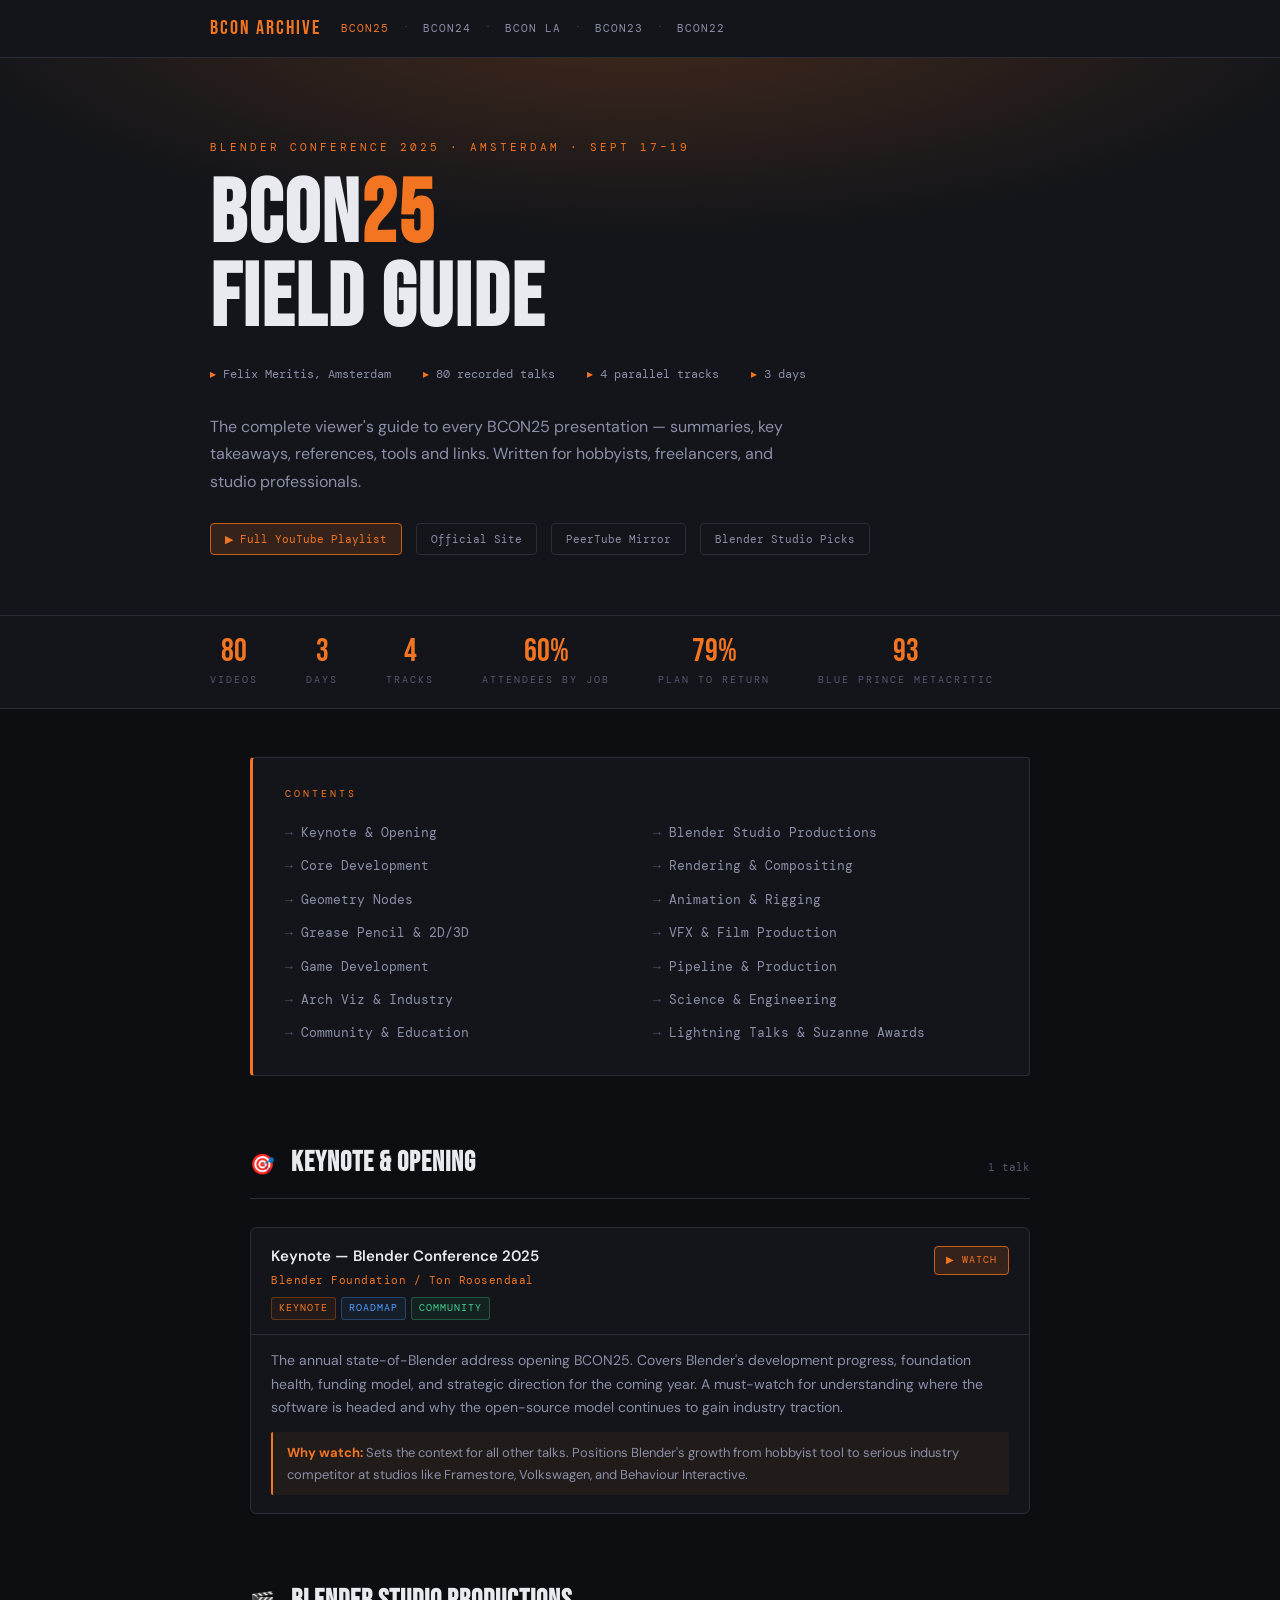
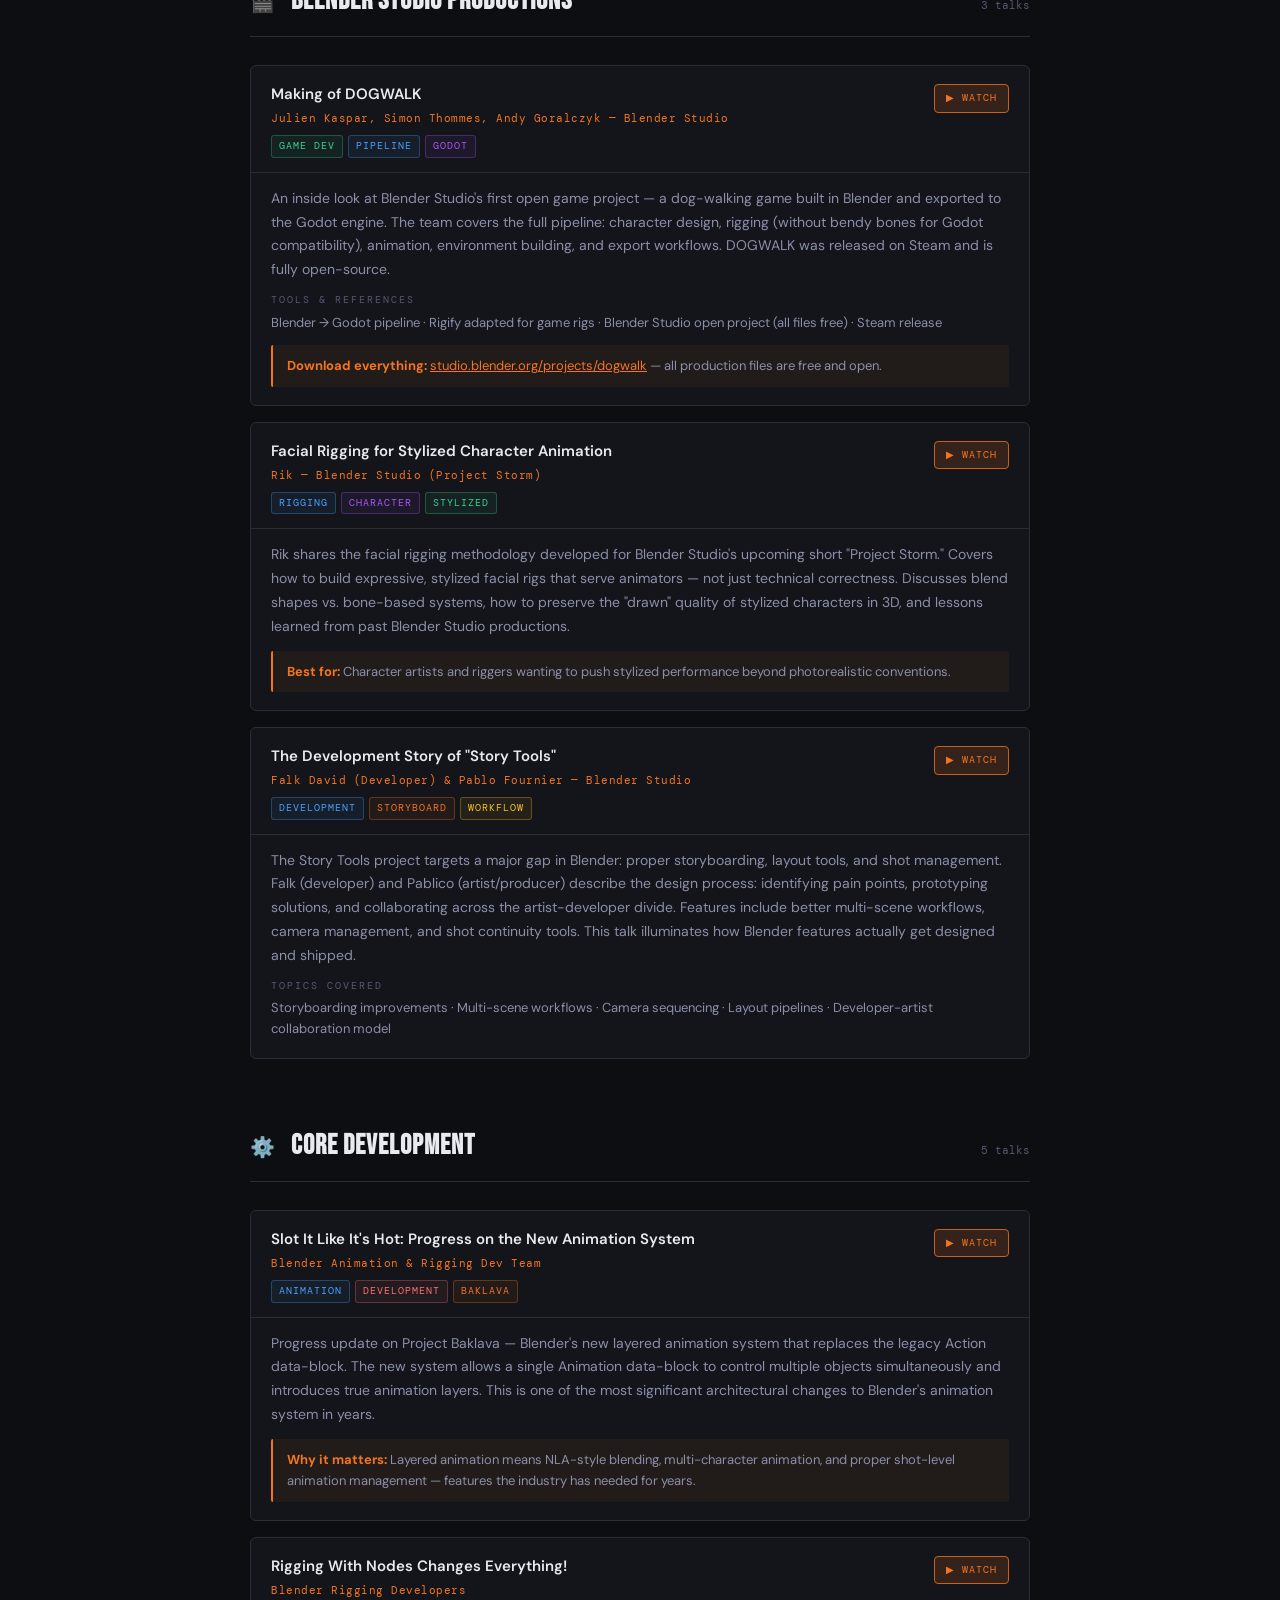
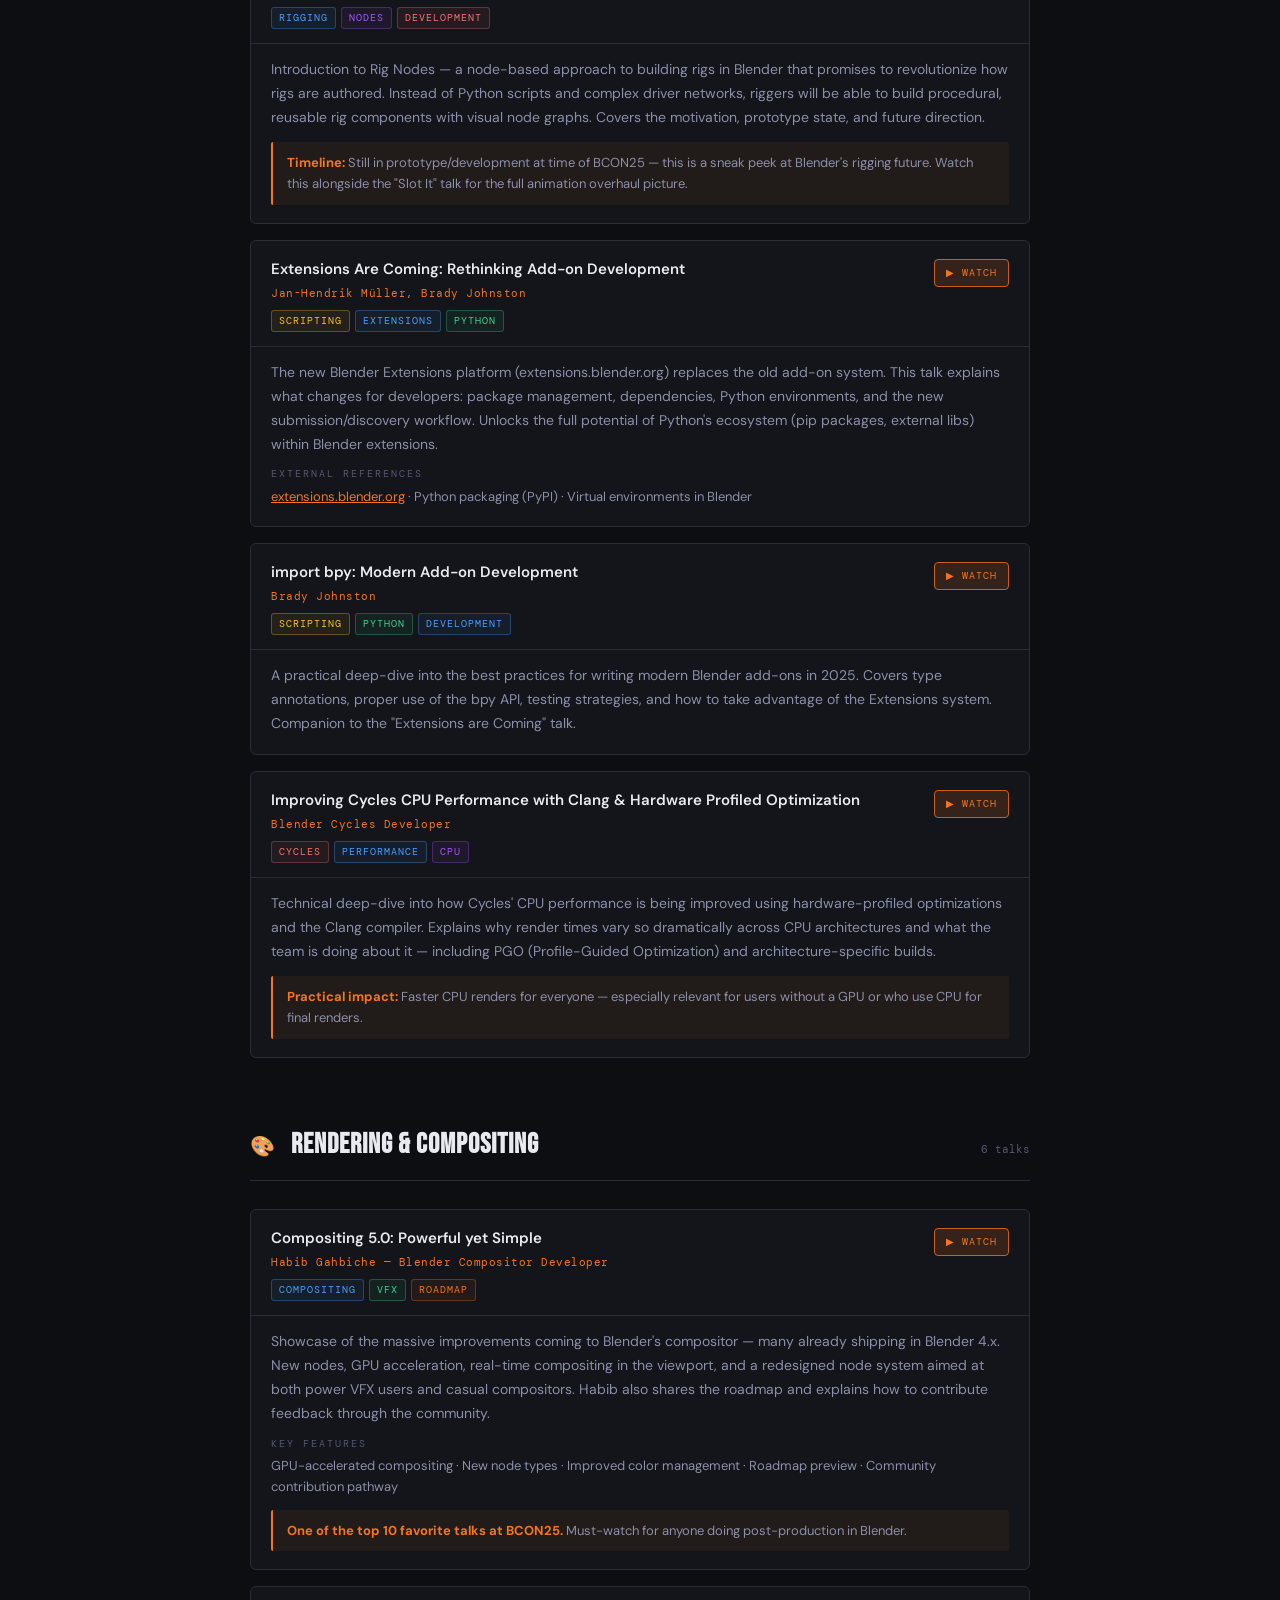
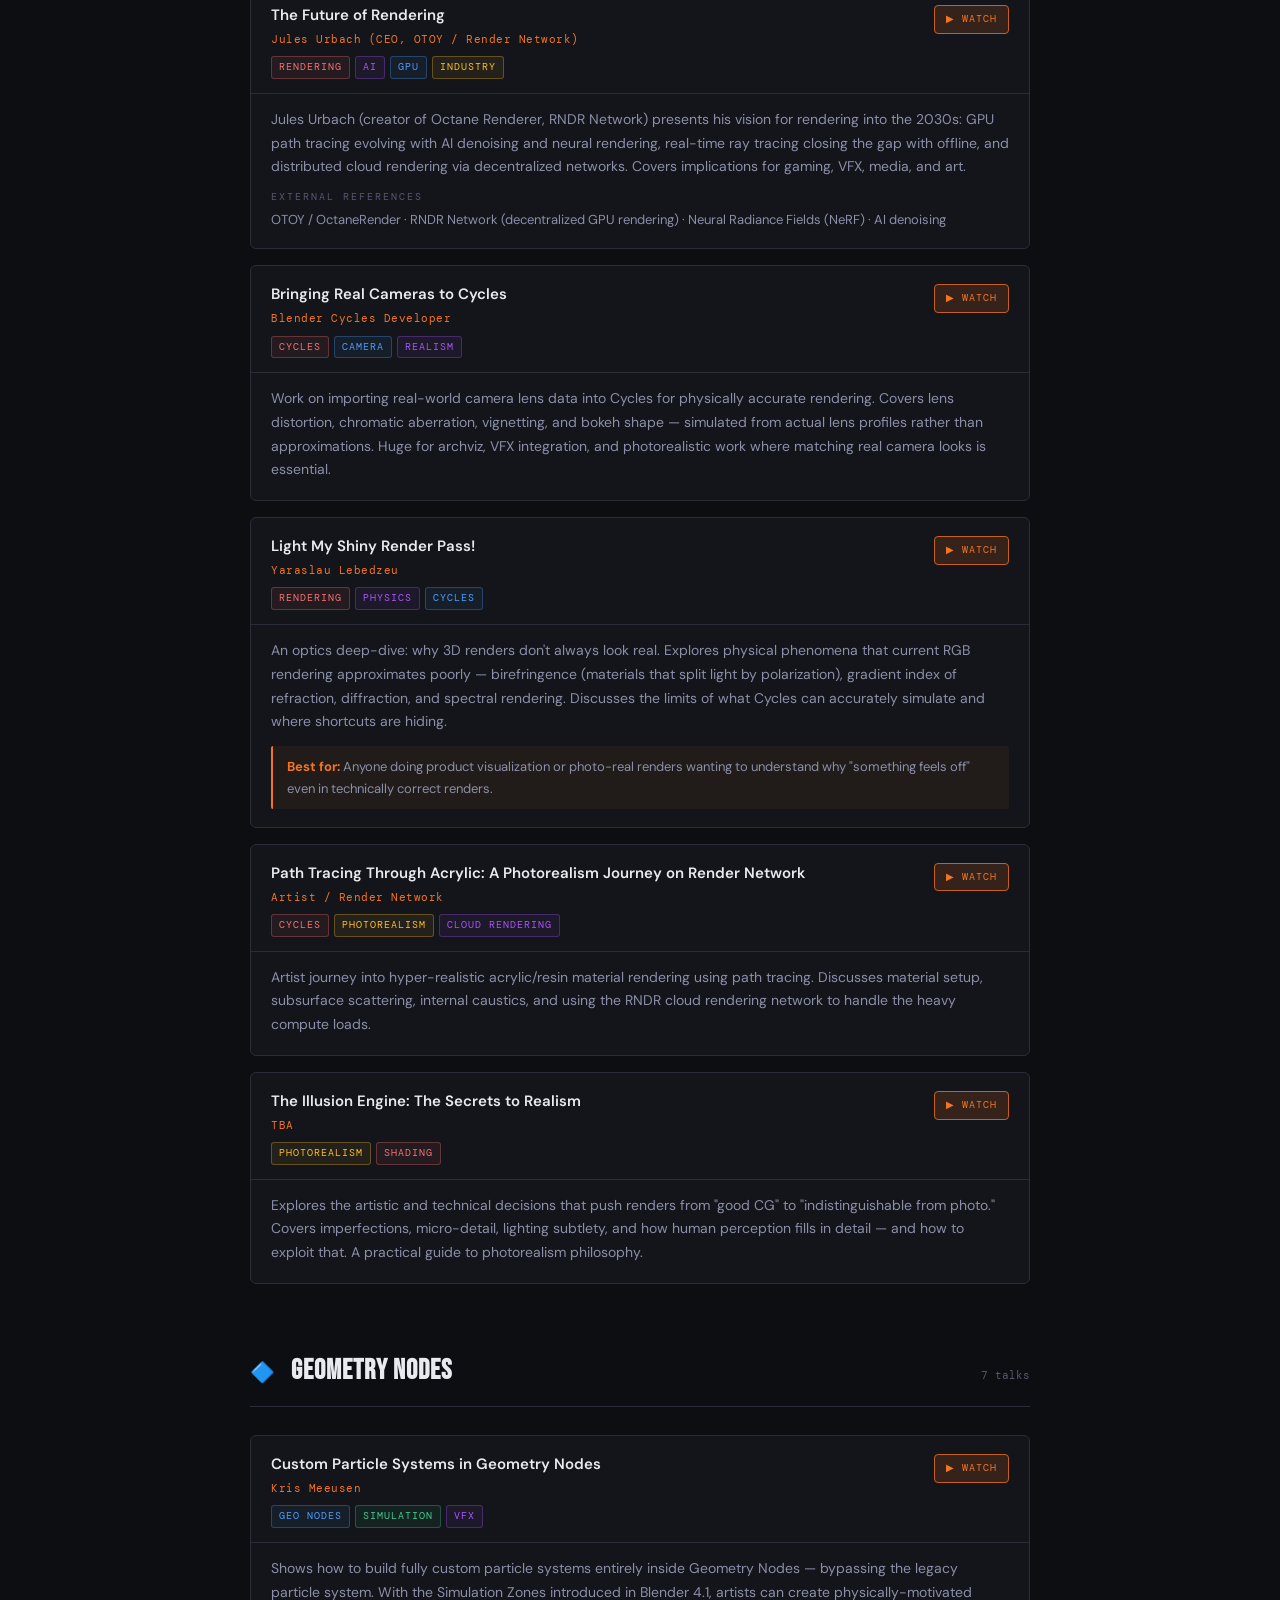
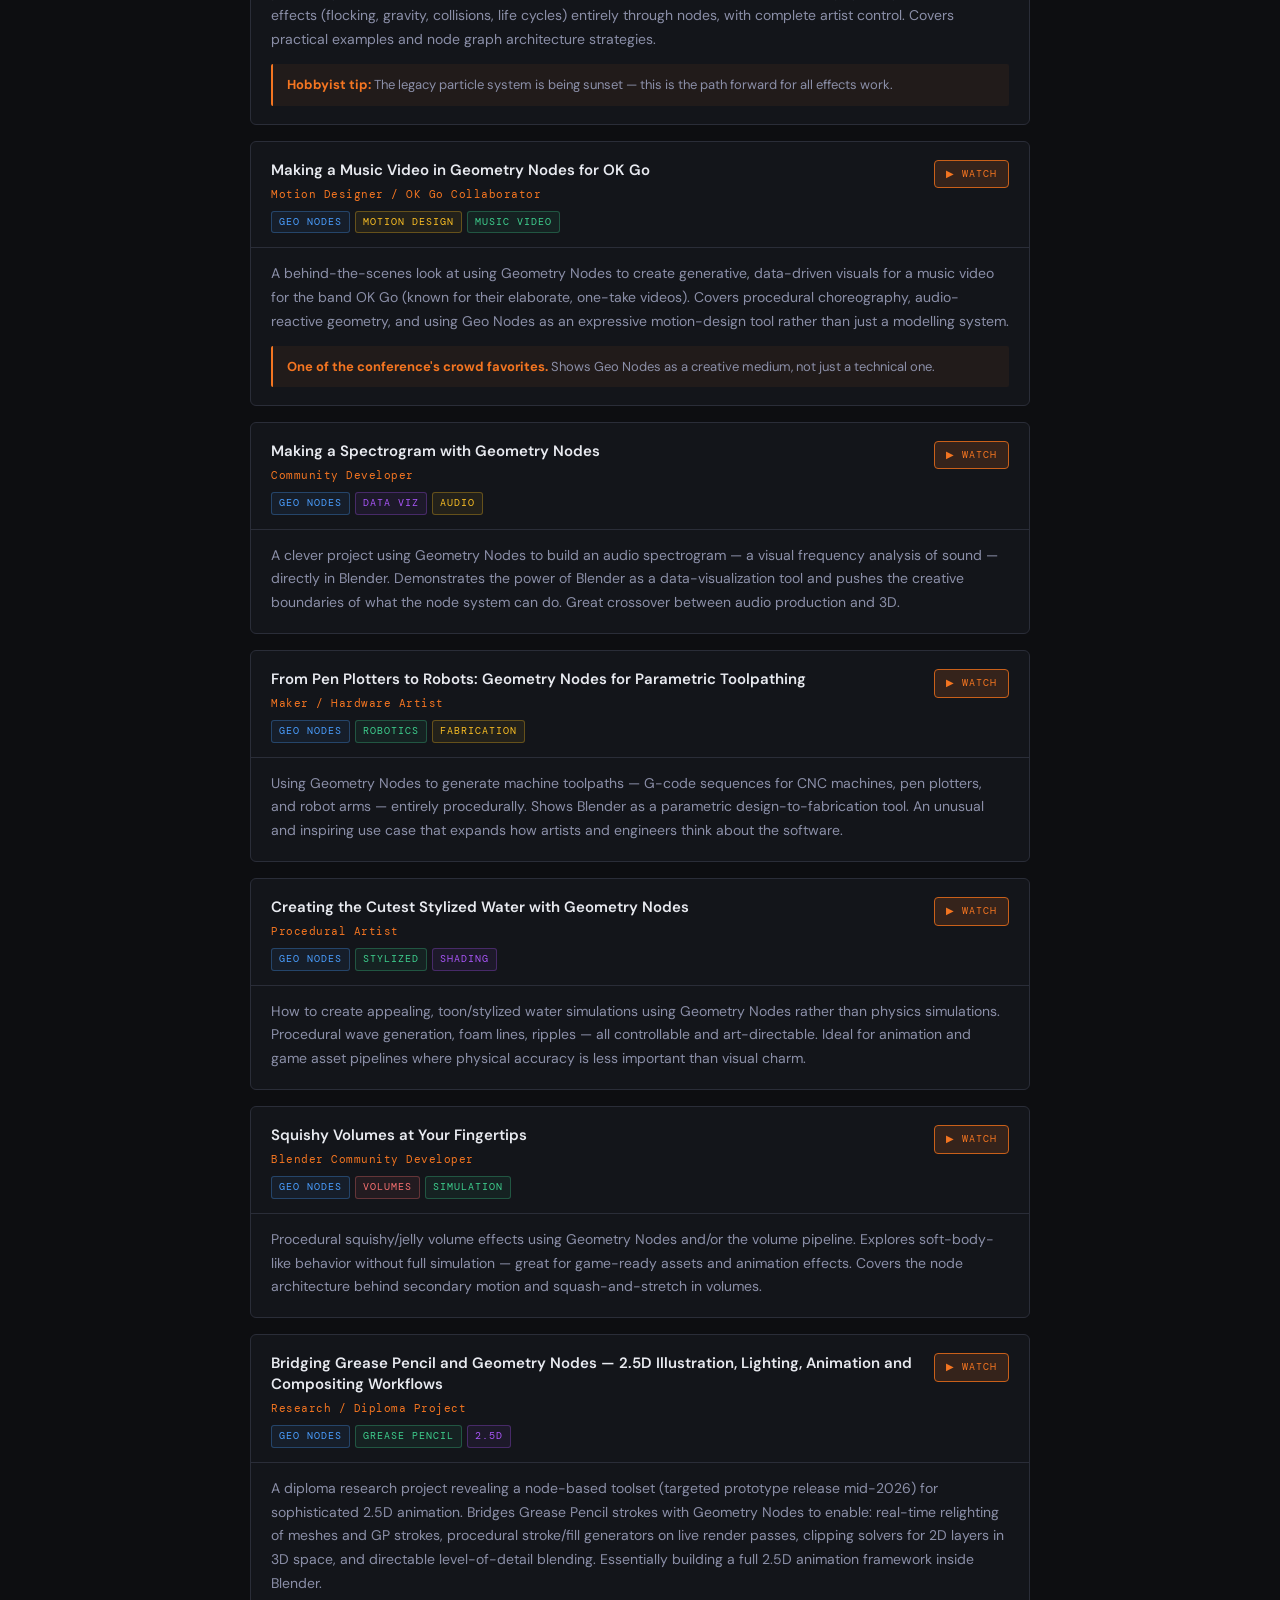
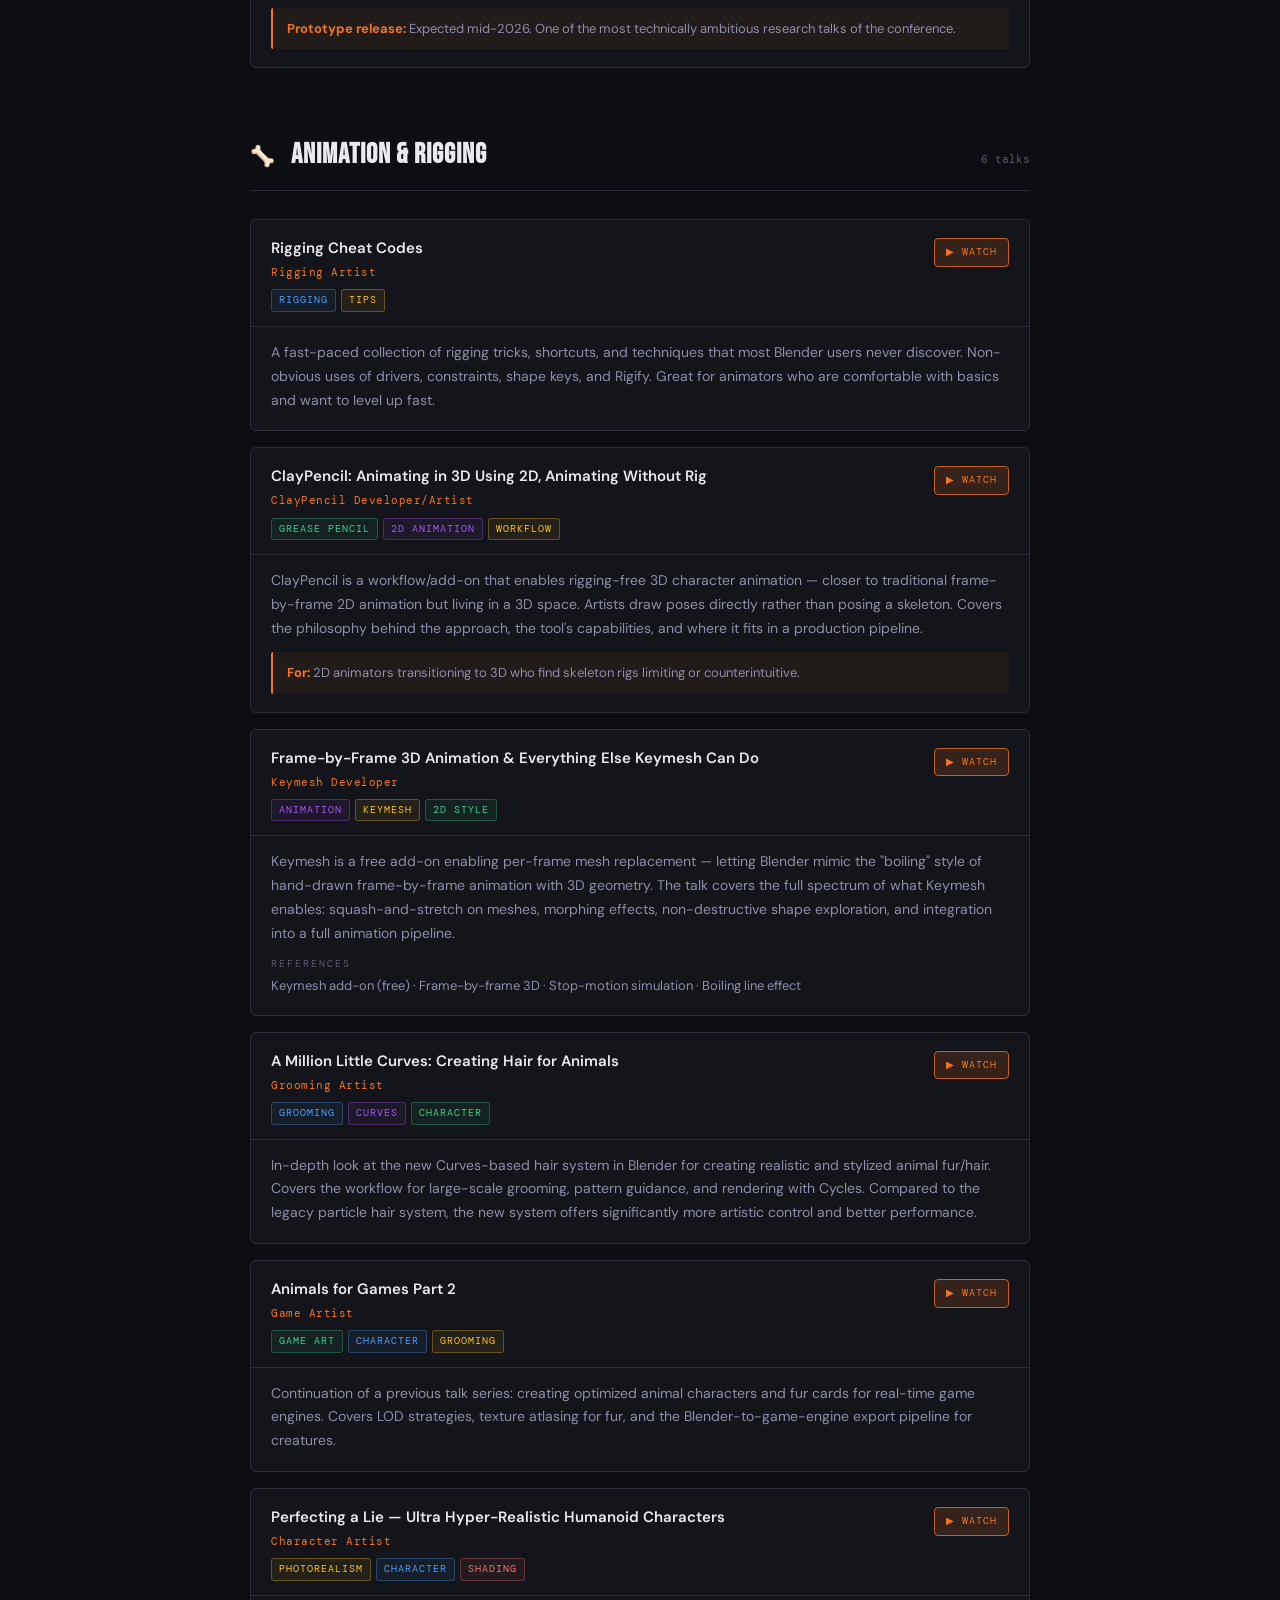
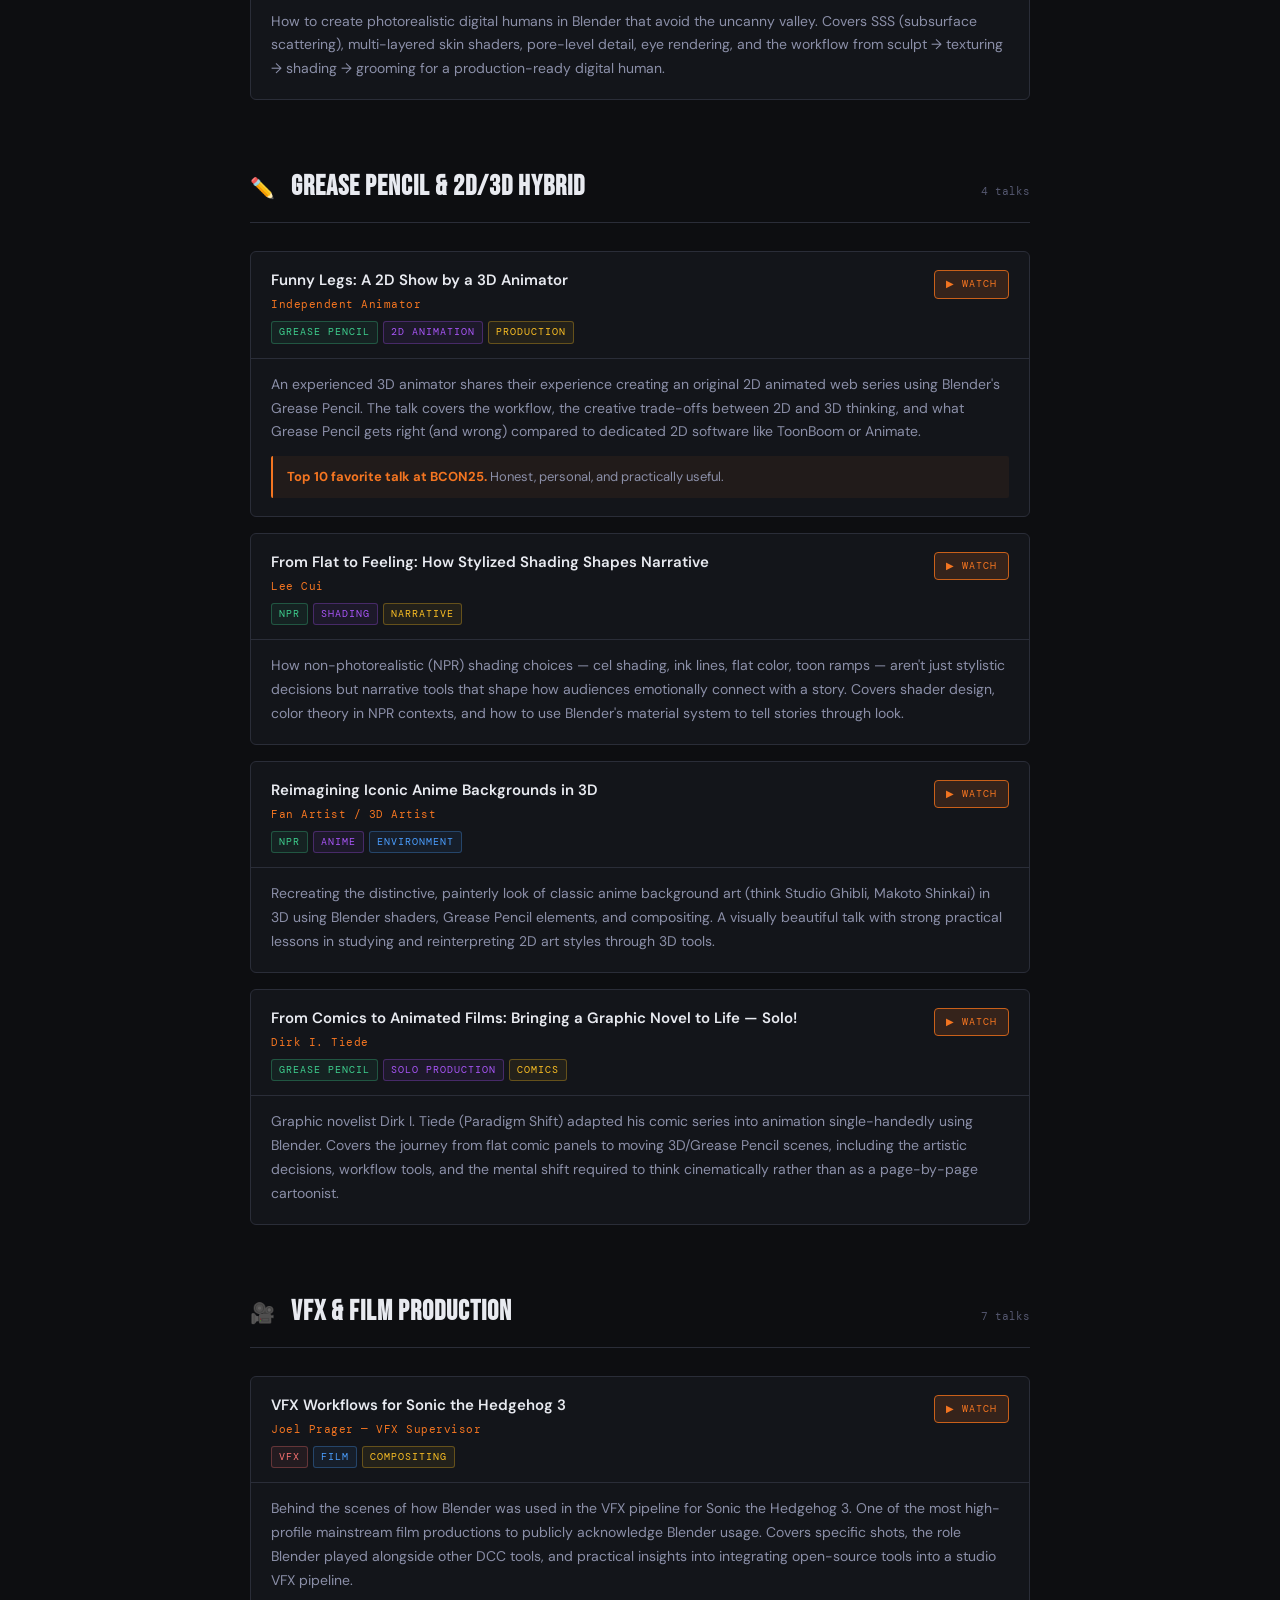
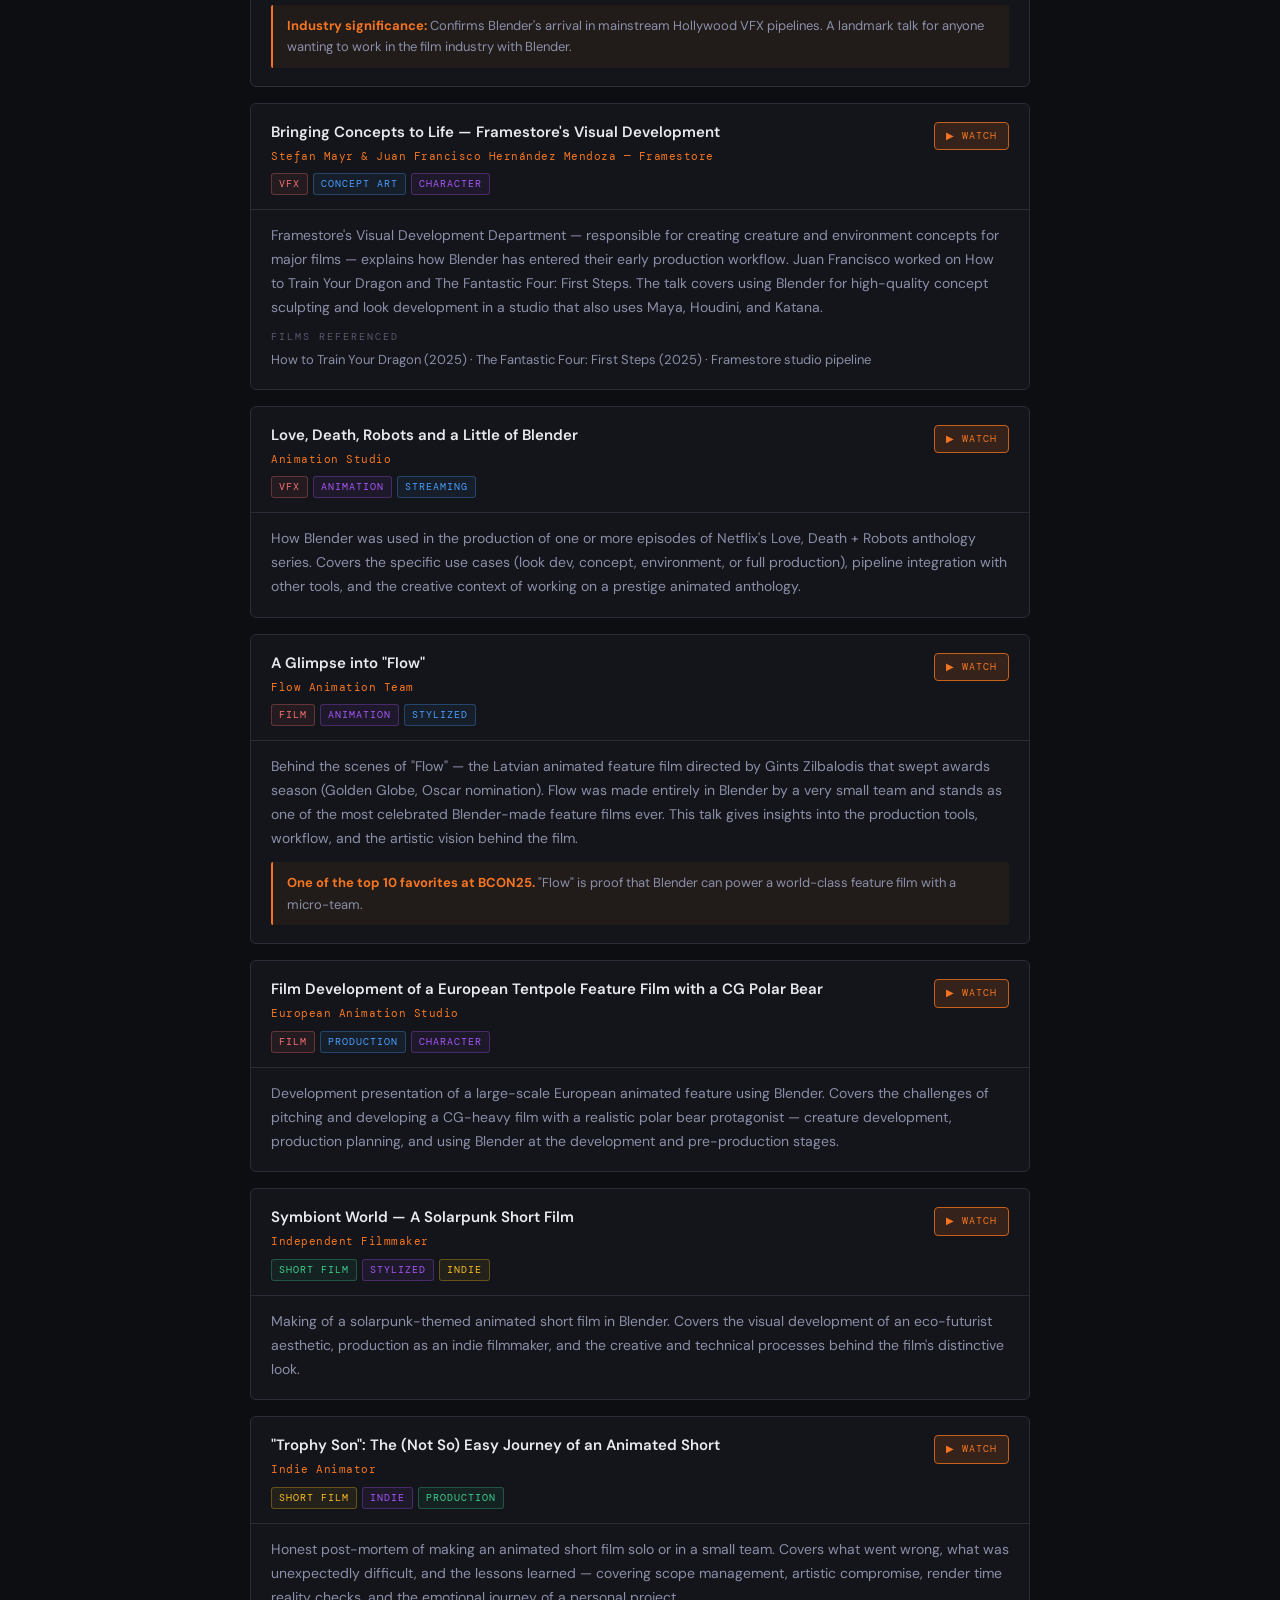
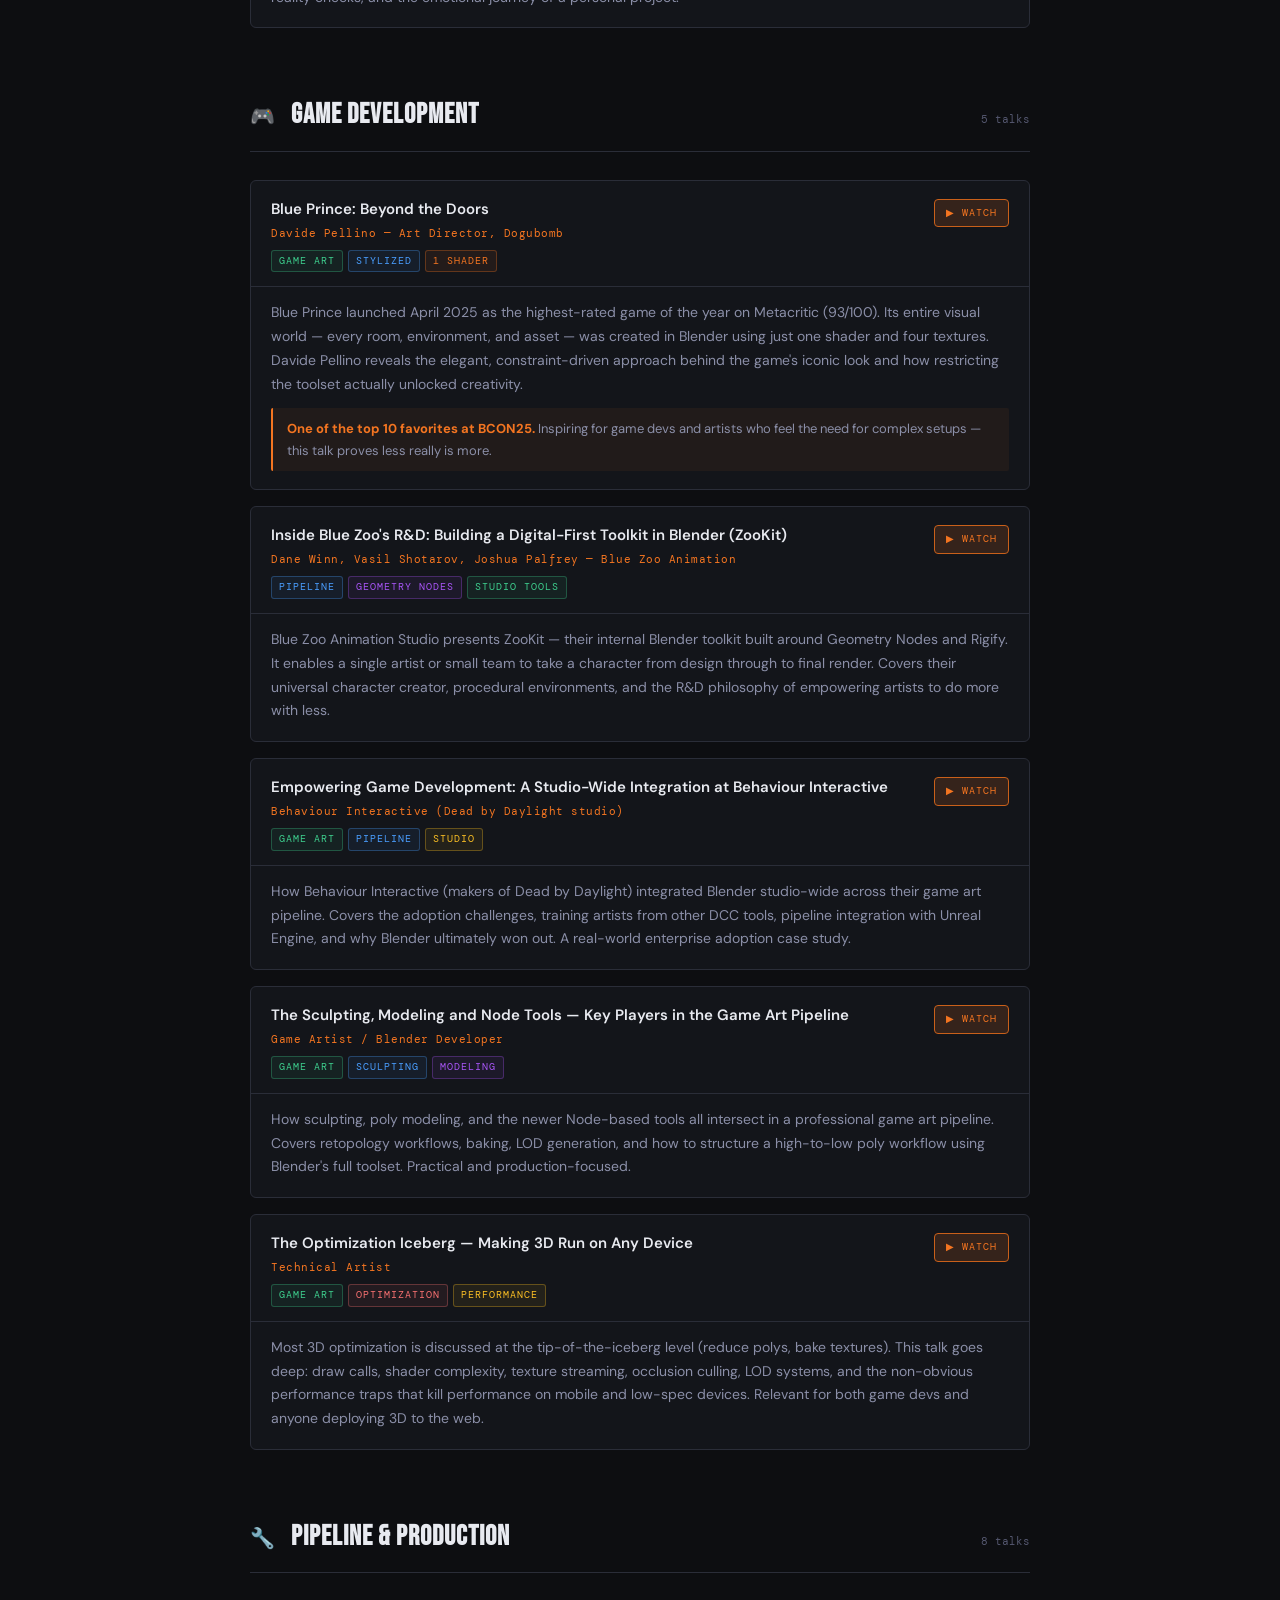
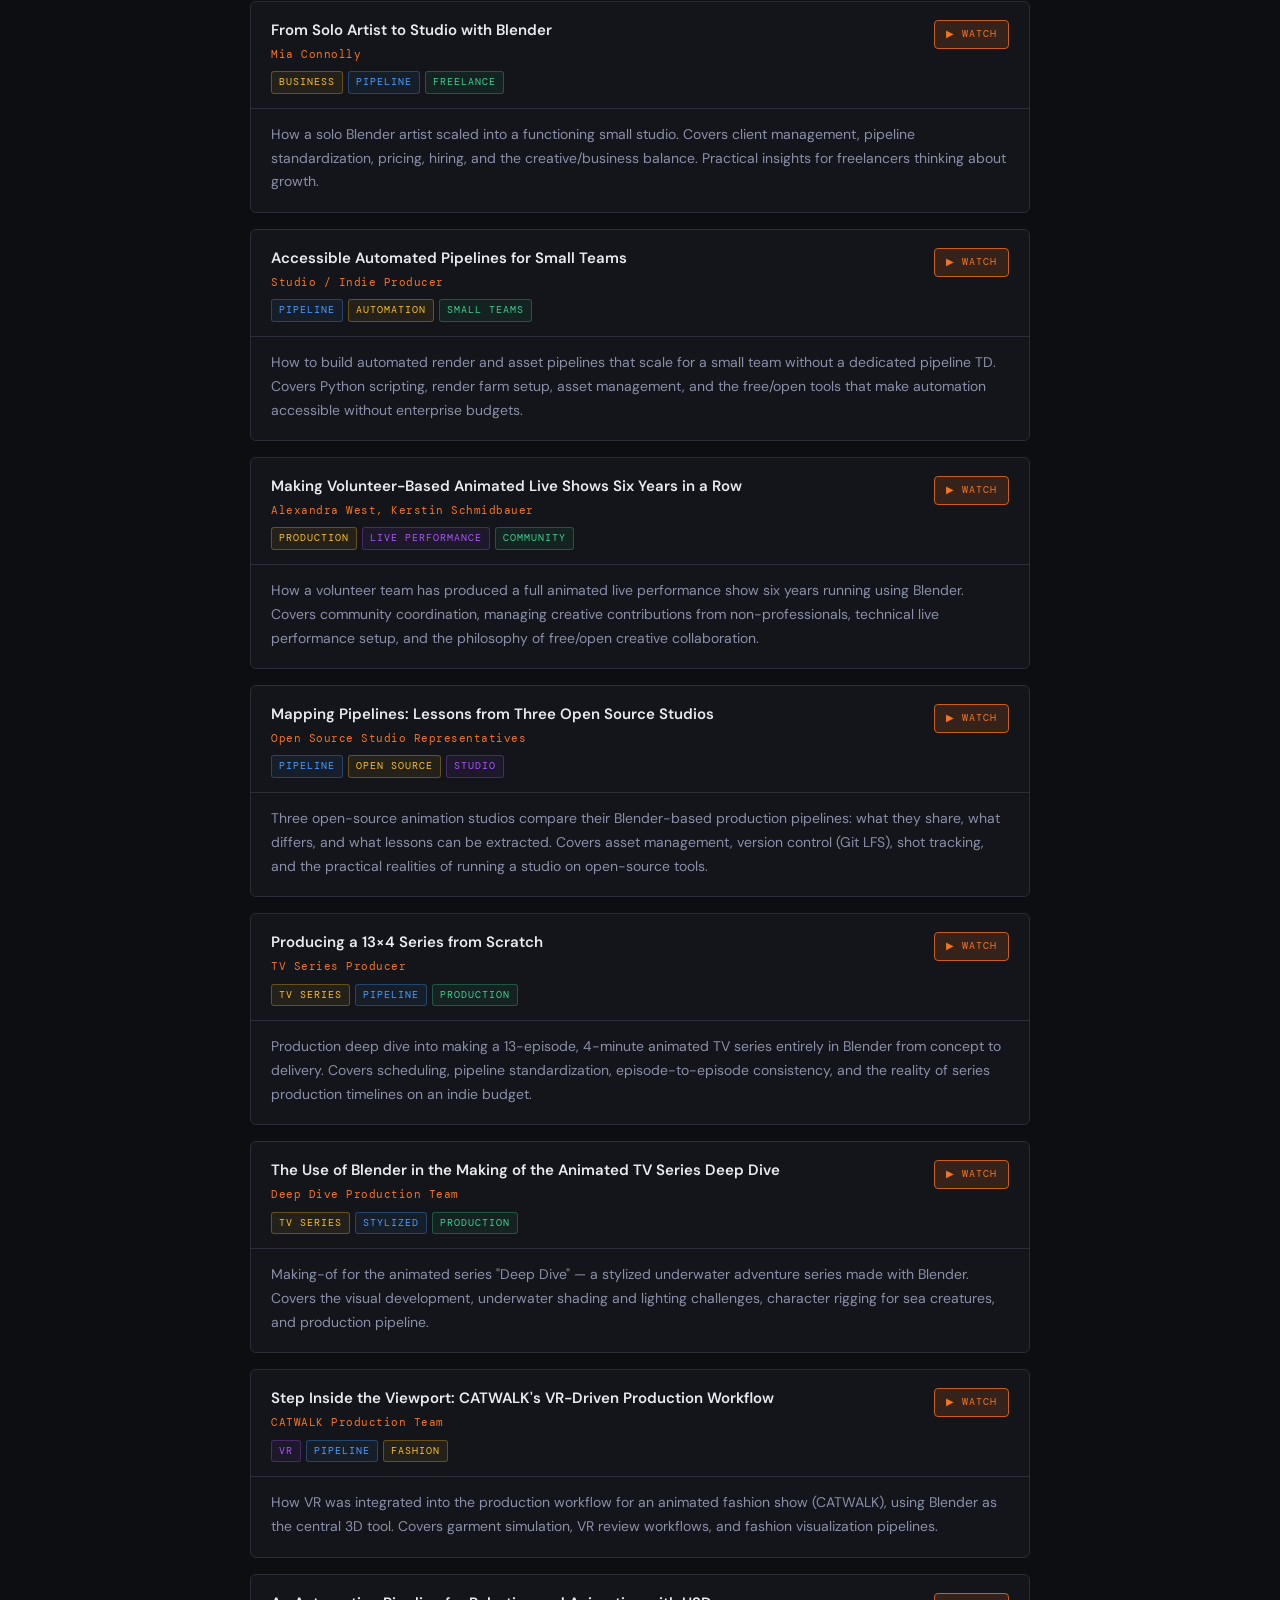
<file: bcon25.html>
<!DOCTYPE html>
<html lang="en">
<head>
<meta charset="UTF-8">
<meta name="viewport" content="width=device-width, initial-scale=1.0">
<title>BCON25 — Complete Guide</title>
<link href="https://fonts.googleapis.com/css2?family=Bebas+Neue&family=DM+Mono:ital,wght@0,300;0,400;0,500;1,300&family=DM+Sans:ital,opsz,wght@0,9..40,300;0,9..40,400;0,9..40,600;1,9..40,300&display=swap" rel="stylesheet">
<link rel="stylesheet" href="style.css">
</head>
<body>

<!-- NAV -->
<nav class="nav-bar">
  <div class="nav-inner">
    <a class="nav-logo" href="index.html">BCON ARCHIVE</a>
    <div class="nav-links">
      <a href="bcon25.html" class="active">BCON25</a>
      <span class="nav-sep">·</span>
      <a href="bcon24.html">BCON24</a>
      <span class="nav-sep">·</span>
      <a href="bcon_la_2024.html">BCON LA</a>
      <span class="nav-sep">·</span>
      <a href="bcon23.html">BCON23</a>
      <span class="nav-sep">·</span>
      <a href="bcon22.html">BCON22</a>
    </div>
  </div>
</nav>

<!-- ── HEADER ── -->
<header>
  <div class="header-inner">
    <div class="tag-line">Blender Conference 2025 · Amsterdam · Sept 17–19</div>
    <h1>BCON<span>25</span><br>FIELD GUIDE</h1>
    <div class="header-meta">
      <span>Felix Meritis, Amsterdam</span>
      <span>80 recorded talks</span>
      <span>4 parallel tracks</span>
      <span>3 days</span>
    </div>
    <p class="header-desc">
      The complete viewer's guide to every BCON25 presentation — summaries, key takeaways, references, tools and links. Written for hobbyists, freelancers, and studio professionals.
    </p>
    <div class="header-links">
      <a class="pill pill-orange" href="https://www.youtube.com/playlist?list=PLa1F2ddGya_8u-HEvmfCVuS_OImW8HaLd" target="_blank">▶ Full YouTube Playlist</a>
      <a class="pill pill-dim" href="https://conference.blender.org/2025/" target="_blank">Official Site</a>
      <a class="pill pill-dim" href="https://video.blender.org/c/blender_conference/videos" target="_blank">PeerTube Mirror</a>
      <a class="pill pill-dim" href="https://studio.blender.org/blog/bcon25-studio-presentations/" target="_blank">Blender Studio Picks</a>
    </div>
  </div>
</header>

<!-- ── STATS ── -->
<div class="stats-bar">
  <div class="stats-inner">
    <div class="stat"><div class="stat-num">80</div><div class="stat-lbl">Videos</div></div>
    <div class="stat"><div class="stat-num">3</div><div class="stat-lbl">Days</div></div>
    <div class="stat"><div class="stat-num">4</div><div class="stat-lbl">Tracks</div></div>
    <div class="stat"><div class="stat-num">60%</div><div class="stat-lbl">Attendees by job</div></div>
    <div class="stat"><div class="stat-num">79%</div><div class="stat-lbl">Plan to return</div></div>
    <div class="stat"><div class="stat-num">93</div><div class="stat-lbl">Blue Prince Metacritic</div></div>
  </div>
</div>

<main>

<!-- ── TOC ── -->
<div class="toc">
  <div class="toc-title">Contents</div>
  <div class="toc-grid">
    <a href="#keynote">Keynote & Opening</a>
    <a href="#studio">Blender Studio Productions</a>
    <a href="#dev">Core Development</a>
    <a href="#rendering">Rendering & Compositing</a>
    <a href="#geonodes">Geometry Nodes</a>
    <a href="#animation">Animation & Rigging</a>
    <a href="#gp">Grease Pencil & 2D/3D</a>
    <a href="#vfx">VFX & Film Production</a>
    <a href="#game">Game Development</a>
    <a href="#pipeline">Pipeline & Production</a>
    <a href="#archviz">Arch Viz & Industry</a>
    <a href="#science">Science & Engineering</a>
    <a href="#community">Community & Education</a>
    <a href="#lightning">Lightning Talks & Suzanne Awards</a>
  </div>
</div>

<!-- ══════════════════════════════════════
     KEYNOTE
══════════════════════════════════════ -->
<div class="section" id="keynote">
  <div class="section-header">
    <span class="section-icon">🎯</span>
    <h2>KEYNOTE & OPENING</h2>
    <span class="section-count">1 talk</span>
  </div>

  <div class="talk">
    <div class="talk-header">
      <div>
        <div class="talk-title">Keynote — Blender Conference 2025</div>
        <div class="talk-speaker">Blender Foundation / Ton Roosendaal</div>
        <div class="talk-tags">
          <span class="tag tag-orange">KEYNOTE</span>
          <span class="tag tag-blue">ROADMAP</span>
          <span class="tag tag-green">COMMUNITY</span>
        </div>
      </div>
      <a class="watch-btn" href="https://www.youtube.com/watch?v=JXm0-ilIknE&list=PLa1F2ddGya_8u-HEvmfCVuS_OImW8HaLd&index=1" target="_blank">▶ WATCH</a>
    </div>
    <div class="talk-body">
      <div class="talk-summary">
        The annual state-of-Blender address opening BCON25. Covers Blender's development progress, foundation health, funding model, and strategic direction for the coming year. A must-watch for understanding where the software is headed and why the open-source model continues to gain industry traction.
      </div>
      <div class="highlight-box"><strong>Why watch:</strong> Sets the context for all other talks. Positions Blender's growth from hobbyist tool to serious industry competitor at studios like Framestore, Volkswagen, and Behaviour Interactive.</div>
    </div>
  </div>
</div>

<!-- ══════════════════════════════════════
     BLENDER STUDIO
══════════════════════════════════════ -->
<div class="section" id="studio">
  <div class="section-header">
    <span class="section-icon">🎬</span>
    <h2>BLENDER STUDIO PRODUCTIONS</h2>
    <span class="section-count">3 talks</span>
  </div>

  <div class="talk">
    <div class="talk-header">
      <div>
        <div class="talk-title">Making of DOGWALK</div>
        <div class="talk-speaker">Julien Kaspar, Simon Thommes, Andy Goralczyk — Blender Studio</div>
        <div class="talk-tags">
          <span class="tag tag-green">GAME DEV</span>
          <span class="tag tag-blue">PIPELINE</span>
          <span class="tag tag-purple">GODOT</span>
        </div>
      </div>
      <a class="watch-btn" href="https://www.youtube.com/watch?v=cbFwv-7HJlw&list=PLa1F2ddGya_8u-HEvmfCVuS_OImW8HaLd&index=56" target="_blank">▶ WATCH</a>
    </div>
    <div class="talk-body">
      <div class="talk-summary">
        An inside look at Blender Studio's first open game project — a dog-walking game built in Blender and exported to the Godot engine. The team covers the full pipeline: character design, rigging (without bendy bones for Godot compatibility), animation, environment building, and export workflows. DOGWALK was released on Steam and is fully open-source.
      </div>
      <div class="detail-label">Tools & References</div>
      <div class="detail-text">Blender → Godot pipeline · Rigify adapted for game rigs · Blender Studio open project (all files free) · Steam release</div>
      <div class="highlight-box"><strong>Download everything:</strong> <a href="https://studio.blender.org/projects/dogwalk/" target="_blank" style="color:var(--orange)">studio.blender.org/projects/dogwalk</a> — all production files are free and open.</div>
    </div>
  </div>

  <div class="talk">
    <div class="talk-header">
      <div>
        <div class="talk-title">Facial Rigging for Stylized Character Animation</div>
        <div class="talk-speaker">Rik — Blender Studio (Project Storm)</div>
        <div class="talk-tags">
          <span class="tag tag-blue">RIGGING</span>
          <span class="tag tag-purple">CHARACTER</span>
          <span class="tag tag-green">STYLIZED</span>
        </div>
      </div>
      <a class="watch-btn" href="https://www.youtube.com/watch?v=_Ov0pFIOpug&list=PLa1F2ddGya_8u-HEvmfCVuS_OImW8HaLd&index=11" target="_blank">▶ WATCH</a>
    </div>
    <div class="talk-body">
      <div class="talk-summary">
        Rik shares the facial rigging methodology developed for Blender Studio's upcoming short "Project Storm." Covers how to build expressive, stylized facial rigs that serve animators — not just technical correctness. Discusses blend shapes vs. bone-based systems, how to preserve the "drawn" quality of stylized characters in 3D, and lessons learned from past Blender Studio productions.
      </div>
      <div class="highlight-box"><strong>Best for:</strong> Character artists and riggers wanting to push stylized performance beyond photorealistic conventions.</div>
    </div>
  </div>

  <div class="talk">
    <div class="talk-header">
      <div>
        <div class="talk-title">The Development Story of "Story Tools"</div>
        <div class="talk-speaker">Falk David (Developer) & Pablo Fournier — Blender Studio</div>
        <div class="talk-tags">
          <span class="tag tag-blue">DEVELOPMENT</span>
          <span class="tag tag-orange">STORYBOARD</span>
          <span class="tag tag-yellow">WORKFLOW</span>
        </div>
      </div>
      <a class="watch-btn" href="https://www.youtube.com/watch?v=4flnlr39S1U&list=PLa1F2ddGya_8u-HEvmfCVuS_OImW8HaLd&index=14" target="_blank">▶ WATCH</a>
    </div>
    <div class="talk-body">
      <div class="talk-summary">
        The Story Tools project targets a major gap in Blender: proper storyboarding, layout tools, and shot management. Falk (developer) and Pablico (artist/producer) describe the design process: identifying pain points, prototyping solutions, and collaborating across the artist-developer divide. Features include better multi-scene workflows, camera management, and shot continuity tools. This talk illuminates how Blender features actually get designed and shipped.
      </div>
      <div class="detail-label">Topics covered</div>
      <div class="detail-text">Storyboarding improvements · Multi-scene workflows · Camera sequencing · Layout pipelines · Developer-artist collaboration model</div>
    </div>
  </div>
</div>

<!-- ══════════════════════════════════════
     CORE DEVELOPMENT
══════════════════════════════════════ -->
<div class="section" id="dev">
  <div class="section-header">
    <span class="section-icon">⚙️</span>
    <h2>CORE DEVELOPMENT</h2>
    <span class="section-count">5 talks</span>
  </div>

  <div class="talk">
    <div class="talk-header">
      <div>
        <div class="talk-title">Slot It Like It's Hot: Progress on the New Animation System</div>
        <div class="talk-speaker">Blender Animation & Rigging Dev Team</div>
        <div class="talk-tags">
          <span class="tag tag-blue">ANIMATION</span>
          <span class="tag tag-red">DEVELOPMENT</span>
          <span class="tag tag-orange">BAKLAVA</span>
        </div>
      </div>
      <a class="watch-btn" href="https://www.youtube.com/watch?v=ypWk6ZgQ-iM&list=PLa1F2ddGya_8u-HEvmfCVuS_OImW8HaLd&index=44" target="_blank">▶ WATCH</a>
    </div>
    <div class="talk-body">
      <div class="talk-summary">
        Progress update on Project Baklava — Blender's new layered animation system that replaces the legacy Action data-block. The new system allows a single Animation data-block to control multiple objects simultaneously and introduces true animation layers. This is one of the most significant architectural changes to Blender's animation system in years.
      </div>
      <div class="highlight-box"><strong>Why it matters:</strong> Layered animation means NLA-style blending, multi-character animation, and proper shot-level animation management — features the industry has needed for years.</div>
    </div>
  </div>

  <div class="talk">
    <div class="talk-header">
      <div>
        <div class="talk-title">Rigging With Nodes Changes Everything!</div>
        <div class="talk-speaker">Blender Rigging Developers</div>
        <div class="talk-tags">
          <span class="tag tag-blue">RIGGING</span>
          <span class="tag tag-purple">NODES</span>
          <span class="tag tag-red">DEVELOPMENT</span>
        </div>
      </div>
      <a class="watch-btn" href="https://www.youtube.com/watch?v=XS8gW_pBiBs&list=PLa1F2ddGya_8u-HEvmfCVuS_OImW8HaLd&index=62" target="_blank">▶ WATCH</a>
    </div>
    <div class="talk-body">
      <div class="talk-summary">
        Introduction to Rig Nodes — a node-based approach to building rigs in Blender that promises to revolutionize how rigs are authored. Instead of Python scripts and complex driver networks, riggers will be able to build procedural, reusable rig components with visual node graphs. Covers the motivation, prototype state, and future direction.
      </div>
      <div class="highlight-box"><strong>Timeline:</strong> Still in prototype/development at time of BCON25 — this is a sneak peek at Blender's rigging future. Watch this alongside the "Slot It" talk for the full animation overhaul picture.</div>
    </div>
  </div>

  <div class="talk">
    <div class="talk-header">
      <div>
        <div class="talk-title">Extensions Are Coming: Rethinking Add-on Development</div>
        <div class="talk-speaker">Jan-Hendrik Müller, Brady Johnston</div>
        <div class="talk-tags">
          <span class="tag tag-yellow">SCRIPTING</span>
          <span class="tag tag-blue">EXTENSIONS</span>
          <span class="tag tag-green">PYTHON</span>
        </div>
      </div>
      <a class="watch-btn" href="https://www.youtube.com/watch?v=BM1iSM-G-F0&list=PLa1F2ddGya_8u-HEvmfCVuS_OImW8HaLd&index=74" target="_blank">▶ WATCH</a>
    </div>
    <div class="talk-body">
      <div class="talk-summary">
        The new Blender Extensions platform (extensions.blender.org) replaces the old add-on system. This talk explains what changes for developers: package management, dependencies, Python environments, and the new submission/discovery workflow. Unlocks the full potential of Python's ecosystem (pip packages, external libs) within Blender extensions.
      </div>
      <div class="detail-label">External references</div>
      <div class="detail-text"><a href="https://extensions.blender.org" target="_blank" style="color:var(--orange)">extensions.blender.org</a> · Python packaging (PyPI) · Virtual environments in Blender</div>
    </div>
  </div>

  <div class="talk">
    <div class="talk-header">
      <div>
        <div class="talk-title">import bpy: Modern Add-on Development</div>
        <div class="talk-speaker">Brady Johnston</div>
        <div class="talk-tags">
          <span class="tag tag-yellow">SCRIPTING</span>
          <span class="tag tag-green">PYTHON</span>
          <span class="tag tag-blue">DEVELOPMENT</span>
        </div>
      </div>
      <a class="watch-btn" href="https://www.youtube.com/watch?v=GP53gDHGiIQ&list=PLa1F2ddGya_8u-HEvmfCVuS_OImW8HaLd&index=36" target="_blank">▶ WATCH</a>
    </div>
    <div class="talk-body">
      <div class="talk-summary">
        A practical deep-dive into the best practices for writing modern Blender add-ons in 2025. Covers type annotations, proper use of the bpy API, testing strategies, and how to take advantage of the Extensions system. Companion to the "Extensions are Coming" talk.
      </div>
    </div>
  </div>

  <div class="talk">
    <div class="talk-header">
      <div>
        <div class="talk-title">Improving Cycles CPU Performance with Clang & Hardware Profiled Optimization</div>
        <div class="talk-speaker">Blender Cycles Developer</div>
        <div class="talk-tags">
          <span class="tag tag-red">CYCLES</span>
          <span class="tag tag-blue">PERFORMANCE</span>
          <span class="tag tag-purple">CPU</span>
        </div>
      </div>
      <a class="watch-btn" href="https://www.youtube.com/watch?v=shlxkPk3_qU&list=PLa1F2ddGya_8u-HEvmfCVuS_OImW8HaLd&index=71" target="_blank">▶ WATCH</a>
    </div>
    <div class="talk-body">
      <div class="talk-summary">
        Technical deep-dive into how Cycles' CPU performance is being improved using hardware-profiled optimizations and the Clang compiler. Explains why render times vary so dramatically across CPU architectures and what the team is doing about it — including PGO (Profile-Guided Optimization) and architecture-specific builds.
      </div>
      <div class="highlight-box"><strong>Practical impact:</strong> Faster CPU renders for everyone — especially relevant for users without a GPU or who use CPU for final renders.</div>
    </div>
  </div>
</div>

<!-- ══════════════════════════════════════
     RENDERING & COMPOSITING
══════════════════════════════════════ -->
<div class="section" id="rendering">
  <div class="section-header">
    <span class="section-icon">🎨</span>
    <h2>RENDERING & COMPOSITING</h2>
    <span class="section-count">6 talks</span>
  </div>

  <div class="talk">
    <div class="talk-header">
      <div>
        <div class="talk-title">Compositing 5.0: Powerful yet Simple</div>
        <div class="talk-speaker">Habib Gahbiche — Blender Compositor Developer</div>
        <div class="talk-tags">
          <span class="tag tag-blue">COMPOSITING</span>
          <span class="tag tag-green">VFX</span>
          <span class="tag tag-orange">ROADMAP</span>
        </div>
      </div>
      <a class="watch-btn" href="https://www.youtube.com/watch?v=hFzg41j68hg&list=PLa1F2ddGya_8u-HEvmfCVuS_OImW8HaLd&index=2" target="_blank">▶ WATCH</a>
    </div>
    <div class="talk-body">
      <div class="talk-summary">
        Showcase of the massive improvements coming to Blender's compositor — many already shipping in Blender 4.x. New nodes, GPU acceleration, real-time compositing in the viewport, and a redesigned node system aimed at both power VFX users and casual compositors. Habib also shares the roadmap and explains how to contribute feedback through the community.
      </div>
      <div class="detail-label">Key features</div>
      <div class="detail-text">GPU-accelerated compositing · New node types · Improved color management · Roadmap preview · Community contribution pathway</div>
      <div class="highlight-box"><strong>One of the top 10 favorite talks at BCON25.</strong> Must-watch for anyone doing post-production in Blender.</div>
    </div>
  </div>

  <div class="talk">
    <div class="talk-header">
      <div>
        <div class="talk-title">The Future of Rendering</div>
        <div class="talk-speaker">Jules Urbach (CEO, OTOY / Render Network)</div>
        <div class="talk-tags">
          <span class="tag tag-red">RENDERING</span>
          <span class="tag tag-purple">AI</span>
          <span class="tag tag-blue">GPU</span>
          <span class="tag tag-yellow">INDUSTRY</span>
        </div>
      </div>
      <a class="watch-btn" href="https://www.youtube.com/watch?v=EXMiMcE9DV0&list=PLa1F2ddGya_8u-HEvmfCVuS_OImW8HaLd&index=23" target="_blank">▶ WATCH</a>
    </div>
    <div class="talk-body">
      <div class="talk-summary">
        Jules Urbach (creator of Octane Renderer, RNDR Network) presents his vision for rendering into the 2030s: GPU path tracing evolving with AI denoising and neural rendering, real-time ray tracing closing the gap with offline, and distributed cloud rendering via decentralized networks. Covers implications for gaming, VFX, media, and art.
      </div>
      <div class="detail-label">External references</div>
      <div class="detail-text">OTOY / OctaneRender · RNDR Network (decentralized GPU rendering) · Neural Radiance Fields (NeRF) · AI denoising</div>
    </div>
  </div>

  <div class="talk">
    <div class="talk-header">
      <div>
        <div class="talk-title">Bringing Real Cameras to Cycles</div>
        <div class="talk-speaker">Blender Cycles Developer</div>
        <div class="talk-tags">
          <span class="tag tag-red">CYCLES</span>
          <span class="tag tag-blue">CAMERA</span>
          <span class="tag tag-purple">REALISM</span>
        </div>
      </div>
      <a class="watch-btn" href="https://www.youtube.com/watch?v=FT_AiNSHpDQ&list=PLa1F2ddGya_8u-HEvmfCVuS_OImW8HaLd&index=60" target="_blank">▶ WATCH</a>
    </div>
    <div class="talk-body">
      <div class="talk-summary">
        Work on importing real-world camera lens data into Cycles for physically accurate rendering. Covers lens distortion, chromatic aberration, vignetting, and bokeh shape — simulated from actual lens profiles rather than approximations. Huge for archviz, VFX integration, and photorealistic work where matching real camera looks is essential.
      </div>
    </div>
  </div>

  <div class="talk">
    <div class="talk-header">
      <div>
        <div class="talk-title">Light My Shiny Render Pass!</div>
        <div class="talk-speaker">Yaraslau Lebedzeu</div>
        <div class="talk-tags">
          <span class="tag tag-red">RENDERING</span>
          <span class="tag tag-purple">PHYSICS</span>
          <span class="tag tag-blue">CYCLES</span>
        </div>
      </div>
      <a class="watch-btn" href="https://www.youtube.com/watch?v=_dqlqwPAUlY&list=PLa1F2ddGya_8u-HEvmfCVuS_OImW8HaLd&index=27" target="_blank">▶ WATCH</a>
    </div>
    <div class="talk-body">
      <div class="talk-summary">
        An optics deep-dive: why 3D renders don't always look real. Explores physical phenomena that current RGB rendering approximates poorly — birefringence (materials that split light by polarization), gradient index of refraction, diffraction, and spectral rendering. Discusses the limits of what Cycles can accurately simulate and where shortcuts are hiding.
      </div>
      <div class="highlight-box"><strong>Best for:</strong> Anyone doing product visualization or photo-real renders wanting to understand why "something feels off" even in technically correct renders.</div>
    </div>
  </div>

  <div class="talk">
    <div class="talk-header">
      <div>
        <div class="talk-title">Path Tracing Through Acrylic: A Photorealism Journey on Render Network</div>
        <div class="talk-speaker">Artist / Render Network</div>
        <div class="talk-tags">
          <span class="tag tag-red">CYCLES</span>
          <span class="tag tag-yellow">PHOTOREALISM</span>
          <span class="tag tag-purple">CLOUD RENDERING</span>
        </div>
      </div>
      <a class="watch-btn" href="https://www.youtube.com/watch?v=lCiaP8pkeKY&list=PLa1F2ddGya_8u-HEvmfCVuS_OImW8HaLd&index=64" target="_blank">▶ WATCH</a>
    </div>
    <div class="talk-body">
      <div class="talk-summary">
        Artist journey into hyper-realistic acrylic/resin material rendering using path tracing. Discusses material setup, subsurface scattering, internal caustics, and using the RNDR cloud rendering network to handle the heavy compute loads.
      </div>
    </div>
  </div>

  <div class="talk">
    <div class="talk-header">
      <div>
        <div class="talk-title">The Illusion Engine: The Secrets to Realism</div>
        <div class="talk-speaker">TBA</div>
        <div class="talk-tags">
          <span class="tag tag-yellow">PHOTOREALISM</span>
          <span class="tag tag-red">SHADING</span>
        </div>
      </div>
      <a class="watch-btn" href="https://www.youtube.com/watch?v=BsBx4HNAjzY&list=PLa1F2ddGya_8u-HEvmfCVuS_OImW8HaLd&index=53" target="_blank">▶ WATCH</a>
    </div>
    <div class="talk-body">
      <div class="talk-summary">
        Explores the artistic and technical decisions that push renders from "good CG" to "indistinguishable from photo." Covers imperfections, micro-detail, lighting subtlety, and how human perception fills in detail — and how to exploit that. A practical guide to photorealism philosophy.
      </div>
    </div>
  </div>
</div>

<!-- ══════════════════════════════════════
     GEOMETRY NODES
══════════════════════════════════════ -->
<div class="section" id="geonodes">
  <div class="section-header">
    <span class="section-icon">🔷</span>
    <h2>GEOMETRY NODES</h2>
    <span class="section-count">7 talks</span>
  </div>

  <div class="talk">
    <div class="talk-header">
      <div>
        <div class="talk-title">Custom Particle Systems in Geometry Nodes</div>
        <div class="talk-speaker">Kris Meeusen</div>
        <div class="talk-tags">
          <span class="tag tag-blue">GEO NODES</span>
          <span class="tag tag-green">SIMULATION</span>
          <span class="tag tag-purple">VFX</span>
        </div>
      </div>
      <a class="watch-btn" href="https://www.youtube.com/watch?v=kUWwC6wudZE&list=PLa1F2ddGya_8u-HEvmfCVuS_OImW8HaLd&index=15" target="_blank">▶ WATCH</a>
    </div>
    <div class="talk-body">
      <div class="talk-summary">
        Shows how to build fully custom particle systems entirely inside Geometry Nodes — bypassing the legacy particle system. With the Simulation Zones introduced in Blender 4.1, artists can create physically-motivated effects (flocking, gravity, collisions, life cycles) entirely through nodes, with complete artist control. Covers practical examples and node graph architecture strategies.
      </div>
      <div class="highlight-box"><strong>Hobbyist tip:</strong> The legacy particle system is being sunset — this is the path forward for all effects work.</div>
    </div>
  </div>

  <div class="talk">
    <div class="talk-header">
      <div>
        <div class="talk-title">Making a Music Video in Geometry Nodes for OK Go</div>
        <div class="talk-speaker">Motion Designer / OK Go Collaborator</div>
        <div class="talk-tags">
          <span class="tag tag-blue">GEO NODES</span>
          <span class="tag tag-yellow">MOTION DESIGN</span>
          <span class="tag tag-green">MUSIC VIDEO</span>
        </div>
      </div>
      <a class="watch-btn" href="https://www.youtube.com/watch?v=SQhJllRhOTU&list=PLa1F2ddGya_8u-HEvmfCVuS_OImW8HaLd&index=34" target="_blank">▶ WATCH</a>
    </div>
    <div class="talk-body">
      <div class="talk-summary">
        A behind-the-scenes look at using Geometry Nodes to create generative, data-driven visuals for a music video for the band OK Go (known for their elaborate, one-take videos). Covers procedural choreography, audio-reactive geometry, and using Geo Nodes as an expressive motion-design tool rather than just a modelling system.
      </div>
      <div class="highlight-box"><strong>One of the conference's crowd favorites.</strong> Shows Geo Nodes as a creative medium, not just a technical one.</div>
    </div>
  </div>

  <div class="talk">
    <div class="talk-header">
      <div>
        <div class="talk-title">Making a Spectrogram with Geometry Nodes</div>
        <div class="talk-speaker">Community Developer</div>
        <div class="talk-tags">
          <span class="tag tag-blue">GEO NODES</span>
          <span class="tag tag-purple">DATA VIZ</span>
          <span class="tag tag-yellow">AUDIO</span>
        </div>
      </div>
      <a class="watch-btn" href="https://www.youtube.com/watch?v=o_w_dbwUPmE&list=PLa1F2ddGya_8u-HEvmfCVuS_OImW8HaLd&index=30" target="_blank">▶ WATCH</a>
    </div>
    <div class="talk-body">
      <div class="talk-summary">
        A clever project using Geometry Nodes to build an audio spectrogram — a visual frequency analysis of sound — directly in Blender. Demonstrates the power of Blender as a data-visualization tool and pushes the creative boundaries of what the node system can do. Great crossover between audio production and 3D.
      </div>
    </div>
  </div>

  <div class="talk">
    <div class="talk-header">
      <div>
        <div class="talk-title">From Pen Plotters to Robots: Geometry Nodes for Parametric Toolpathing</div>
        <div class="talk-speaker">Maker / Hardware Artist</div>
        <div class="talk-tags">
          <span class="tag tag-blue">GEO NODES</span>
          <span class="tag tag-green">ROBOTICS</span>
          <span class="tag tag-yellow">FABRICATION</span>
        </div>
      </div>
      <a class="watch-btn" href="https://www.youtube.com/watch?v=QD6pp3p7WMM&list=PLa1F2ddGya_8u-HEvmfCVuS_OImW8HaLd&index=31" target="_blank">▶ WATCH</a>
    </div>
    <div class="talk-body">
      <div class="talk-summary">
        Using Geometry Nodes to generate machine toolpaths — G-code sequences for CNC machines, pen plotters, and robot arms — entirely procedurally. Shows Blender as a parametric design-to-fabrication tool. An unusual and inspiring use case that expands how artists and engineers think about the software.
      </div>
    </div>
  </div>

  <div class="talk">
    <div class="talk-header">
      <div>
        <div class="talk-title">Creating the Cutest Stylized Water with Geometry Nodes</div>
        <div class="talk-speaker">Procedural Artist</div>
        <div class="talk-tags">
          <span class="tag tag-blue">GEO NODES</span>
          <span class="tag tag-green">STYLIZED</span>
          <span class="tag tag-purple">SHADING</span>
        </div>
      </div>
      <a class="watch-btn" href="https://www.youtube.com/watch?v=PeUT7WE-StA&list=PLa1F2ddGya_8u-HEvmfCVuS_OImW8HaLd&index=59" target="_blank">▶ WATCH</a>
    </div>
    <div class="talk-body">
      <div class="talk-summary">
        How to create appealing, toon/stylized water simulations using Geometry Nodes rather than physics simulations. Procedural wave generation, foam lines, ripples — all controllable and art-directable. Ideal for animation and game asset pipelines where physical accuracy is less important than visual charm.
      </div>
    </div>
  </div>

  <div class="talk">
    <div class="talk-header">
      <div>
        <div class="talk-title">Squishy Volumes at Your Fingertips</div>
        <div class="talk-speaker">Blender Community Developer</div>
        <div class="talk-tags">
          <span class="tag tag-blue">GEO NODES</span>
          <span class="tag tag-red">VOLUMES</span>
          <span class="tag tag-green">SIMULATION</span>
        </div>
      </div>
      <a class="watch-btn" href="https://www.youtube.com/watch?v=hokCoVUSqAI&list=PLa1F2ddGya_8u-HEvmfCVuS_OImW8HaLd&index=22" target="_blank">▶ WATCH</a>
    </div>
    <div class="talk-body">
      <div class="talk-summary">
        Procedural squishy/jelly volume effects using Geometry Nodes and/or the volume pipeline. Explores soft-body-like behavior without full simulation — great for game-ready assets and animation effects. Covers the node architecture behind secondary motion and squash-and-stretch in volumes.
      </div>
    </div>
  </div>

  <div class="talk">
    <div class="talk-header">
      <div>
        <div class="talk-title">Bridging Grease Pencil and Geometry Nodes — 2.5D Illustration, Lighting, Animation and Compositing Workflows</div>
        <div class="talk-speaker">Research / Diploma Project</div>
        <div class="talk-tags">
          <span class="tag tag-blue">GEO NODES</span>
          <span class="tag tag-green">GREASE PENCIL</span>
          <span class="tag tag-purple">2.5D</span>
        </div>
      </div>
      <a class="watch-btn" href="https://www.youtube.com/watch?v=j5Nh3D6tIlA&list=PLa1F2ddGya_8u-HEvmfCVuS_OImW8HaLd&index=68" target="_blank">▶ WATCH</a>
    </div>
    <div class="talk-body">
      <div class="talk-summary">
        A diploma research project revealing a node-based toolset (targeted prototype release mid-2026) for sophisticated 2.5D animation. Bridges Grease Pencil strokes with Geometry Nodes to enable: real-time relighting of meshes and GP strokes, procedural stroke/fill generators on live render passes, clipping solvers for 2D layers in 3D space, and directable level-of-detail blending. Essentially building a full 2.5D animation framework inside Blender.
      </div>
      <div class="highlight-box"><strong>Prototype release:</strong> Expected mid-2026. One of the most technically ambitious research talks of the conference.</div>
    </div>
  </div>
</div>

<!-- ══════════════════════════════════════
     ANIMATION & RIGGING
══════════════════════════════════════ -->
<div class="section" id="animation">
  <div class="section-header">
    <span class="section-icon">🦴</span>
    <h2>ANIMATION & RIGGING</h2>
    <span class="section-count">6 talks</span>
  </div>

  <div class="talk">
    <div class="talk-header">
      <div>
        <div class="talk-title">Rigging Cheat Codes</div>
        <div class="talk-speaker">Rigging Artist</div>
        <div class="talk-tags">
          <span class="tag tag-blue">RIGGING</span>
          <span class="tag tag-yellow">TIPS</span>
        </div>
      </div>
      <a class="watch-btn" href="https://www.youtube.com/watch?v=AymxOGtJoew&list=PLa1F2ddGya_8u-HEvmfCVuS_OImW8HaLd&index=52" target="_blank">▶ WATCH</a>
    </div>
    <div class="talk-body">
      <div class="talk-summary">
        A fast-paced collection of rigging tricks, shortcuts, and techniques that most Blender users never discover. Non-obvious uses of drivers, constraints, shape keys, and Rigify. Great for animators who are comfortable with basics and want to level up fast.
      </div>
    </div>
  </div>

  <div class="talk">
    <div class="talk-header">
      <div>
        <div class="talk-title">ClayPencil: Animating in 3D Using 2D, Animating Without Rig</div>
        <div class="talk-speaker">ClayPencil Developer/Artist</div>
        <div class="talk-tags">
          <span class="tag tag-green">GREASE PENCIL</span>
          <span class="tag tag-purple">2D ANIMATION</span>
          <span class="tag tag-yellow">WORKFLOW</span>
        </div>
      </div>
      <a class="watch-btn" href="https://www.youtube.com/watch?v=62ZtWPXkhfQ&list=PLa1F2ddGya_8u-HEvmfCVuS_OImW8HaLd&index=57" target="_blank">▶ WATCH</a>
    </div>
    <div class="talk-body">
      <div class="talk-summary">
        ClayPencil is a workflow/add-on that enables rigging-free 3D character animation — closer to traditional frame-by-frame 2D animation but living in a 3D space. Artists draw poses directly rather than posing a skeleton. Covers the philosophy behind the approach, the tool's capabilities, and where it fits in a production pipeline.
      </div>
      <div class="highlight-box"><strong>For:</strong> 2D animators transitioning to 3D who find skeleton rigs limiting or counterintuitive.</div>
    </div>
  </div>

  <div class="talk">
    <div class="talk-header">
      <div>
        <div class="talk-title">Frame-by-Frame 3D Animation & Everything Else Keymesh Can Do</div>
        <div class="talk-speaker">Keymesh Developer</div>
        <div class="talk-tags">
          <span class="tag tag-purple">ANIMATION</span>
          <span class="tag tag-yellow">KEYMESH</span>
          <span class="tag tag-green">2D STYLE</span>
        </div>
      </div>
      <a class="watch-btn" href="https://www.youtube.com/watch?v=P7uuvl80e7E&list=PLa1F2ddGya_8u-HEvmfCVuS_OImW8HaLd&index=77" target="_blank">▶ WATCH</a>
    </div>
    <div class="talk-body">
      <div class="talk-summary">
        Keymesh is a free add-on enabling per-frame mesh replacement — letting Blender mimic the "boiling" style of hand-drawn frame-by-frame animation with 3D geometry. The talk covers the full spectrum of what Keymesh enables: squash-and-stretch on meshes, morphing effects, non-destructive shape exploration, and integration into a full animation pipeline.
      </div>
      <div class="detail-label">References</div>
      <div class="detail-text">Keymesh add-on (free) · Frame-by-frame 3D · Stop-motion simulation · Boiling line effect</div>
    </div>
  </div>

  <div class="talk">
    <div class="talk-header">
      <div>
        <div class="talk-title">A Million Little Curves: Creating Hair for Animals</div>
        <div class="talk-speaker">Grooming Artist</div>
        <div class="talk-tags">
          <span class="tag tag-blue">GROOMING</span>
          <span class="tag tag-purple">CURVES</span>
          <span class="tag tag-green">CHARACTER</span>
        </div>
      </div>
      <a class="watch-btn" href="https://www.youtube.com/watch?v=ZrBbNhCgGww&list=PLa1F2ddGya_8u-HEvmfCVuS_OImW8HaLd&index=29" target="_blank">▶ WATCH</a>
    </div>
    <div class="talk-body">
      <div class="talk-summary">
        In-depth look at the new Curves-based hair system in Blender for creating realistic and stylized animal fur/hair. Covers the workflow for large-scale grooming, pattern guidance, and rendering with Cycles. Compared to the legacy particle hair system, the new system offers significantly more artistic control and better performance.
      </div>
    </div>
  </div>

  <div class="talk">
    <div class="talk-header">
      <div>
        <div class="talk-title">Animals for Games Part 2</div>
        <div class="talk-speaker">Game Artist</div>
        <div class="talk-tags">
          <span class="tag tag-green">GAME ART</span>
          <span class="tag tag-blue">CHARACTER</span>
          <span class="tag tag-yellow">GROOMING</span>
        </div>
      </div>
      <a class="watch-btn" href="https://www.youtube.com/watch?v=Xoxa_sRh2kM&list=PLa1F2ddGya_8u-HEvmfCVuS_OImW8HaLd&index=54" target="_blank">▶ WATCH</a>
    </div>
    <div class="talk-body">
      <div class="talk-summary">
        Continuation of a previous talk series: creating optimized animal characters and fur cards for real-time game engines. Covers LOD strategies, texture atlasing for fur, and the Blender-to-game-engine export pipeline for creatures.
      </div>
    </div>
  </div>

  <div class="talk">
    <div class="talk-header">
      <div>
        <div class="talk-title">Perfecting a Lie — Ultra Hyper-Realistic Humanoid Characters</div>
        <div class="talk-speaker">Character Artist</div>
        <div class="talk-tags">
          <span class="tag tag-yellow">PHOTOREALISM</span>
          <span class="tag tag-blue">CHARACTER</span>
          <span class="tag tag-red">SHADING</span>
        </div>
      </div>
      <a class="watch-btn" href="https://www.youtube.com/watch?v=IP9fcPd5Q-I&list=PLa1F2ddGya_8u-HEvmfCVuS_OImW8HaLd&index=55" target="_blank">▶ WATCH</a>
    </div>
    <div class="talk-body">
      <div class="talk-summary">
        How to create photorealistic digital humans in Blender that avoid the uncanny valley. Covers SSS (subsurface scattering), multi-layered skin shaders, pore-level detail, eye rendering, and the workflow from sculpt → texturing → shading → grooming for a production-ready digital human.
      </div>
    </div>
  </div>
</div>

<!-- ══════════════════════════════════════
     GREASE PENCIL & 2D/3D HYBRID
══════════════════════════════════════ -->
<div class="section" id="gp">
  <div class="section-header">
    <span class="section-icon">✏️</span>
    <h2>GREASE PENCIL & 2D/3D HYBRID</h2>
    <span class="section-count">4 talks</span>
  </div>

  <div class="talk">
    <div class="talk-header">
      <div>
        <div class="talk-title">Funny Legs: A 2D Show by a 3D Animator</div>
        <div class="talk-speaker">Independent Animator</div>
        <div class="talk-tags">
          <span class="tag tag-green">GREASE PENCIL</span>
          <span class="tag tag-purple">2D ANIMATION</span>
          <span class="tag tag-yellow">PRODUCTION</span>
        </div>
      </div>
      <a class="watch-btn" href="https://www.youtube.com/watch?v=FLb-ow21gB0&list=PLa1F2ddGya_8u-HEvmfCVuS_OImW8HaLd&index=13" target="_blank">▶ WATCH</a>
    </div>
    <div class="talk-body">
      <div class="talk-summary">
        An experienced 3D animator shares their experience creating an original 2D animated web series using Blender's Grease Pencil. The talk covers the workflow, the creative trade-offs between 2D and 3D thinking, and what Grease Pencil gets right (and wrong) compared to dedicated 2D software like ToonBoom or Animate.
      </div>
      <div class="highlight-box"><strong>Top 10 favorite talk at BCON25.</strong> Honest, personal, and practically useful.</div>
    </div>
  </div>

  <div class="talk">
    <div class="talk-header">
      <div>
        <div class="talk-title">From Flat to Feeling: How Stylized Shading Shapes Narrative</div>
        <div class="talk-speaker">Lee Cui</div>
        <div class="talk-tags">
          <span class="tag tag-green">NPR</span>
          <span class="tag tag-purple">SHADING</span>
          <span class="tag tag-yellow">NARRATIVE</span>
        </div>
      </div>
      <a class="watch-btn" href="https://www.youtube.com/watch?v=LQ8CxV2mkm4&list=PLa1F2ddGya_8u-HEvmfCVuS_OImW8HaLd&index=41" target="_blank">▶ WATCH</a>
    </div>
    <div class="talk-body">
      <div class="talk-summary">
        How non-photorealistic (NPR) shading choices — cel shading, ink lines, flat color, toon ramps — aren't just stylistic decisions but narrative tools that shape how audiences emotionally connect with a story. Covers shader design, color theory in NPR contexts, and how to use Blender's material system to tell stories through look.
      </div>
    </div>
  </div>

  <div class="talk">
    <div class="talk-header">
      <div>
        <div class="talk-title">Reimagining Iconic Anime Backgrounds in 3D</div>
        <div class="talk-speaker">Fan Artist / 3D Artist</div>
        <div class="talk-tags">
          <span class="tag tag-green">NPR</span>
          <span class="tag tag-purple">ANIME</span>
          <span class="tag tag-blue">ENVIRONMENT</span>
        </div>
      </div>
      <a class="watch-btn" href="https://www.youtube.com/watch?v=FcEVgl369YQ&list=PLa1F2ddGya_8u-HEvmfCVuS_OImW8HaLd&index=49" target="_blank">▶ WATCH</a>
    </div>
    <div class="talk-body">
      <div class="talk-summary">
        Recreating the distinctive, painterly look of classic anime background art (think Studio Ghibli, Makoto Shinkai) in 3D using Blender shaders, Grease Pencil elements, and compositing. A visually beautiful talk with strong practical lessons in studying and reinterpreting 2D art styles through 3D tools.
      </div>
    </div>
  </div>

  <div class="talk">
    <div class="talk-header">
      <div>
        <div class="talk-title">From Comics to Animated Films: Bringing a Graphic Novel to Life — Solo!</div>
        <div class="talk-speaker">Dirk I. Tiede</div>
        <div class="talk-tags">
          <span class="tag tag-green">GREASE PENCIL</span>
          <span class="tag tag-purple">SOLO PRODUCTION</span>
          <span class="tag tag-yellow">COMICS</span>
        </div>
      </div>
      <a class="watch-btn" href="https://www.youtube.com/watch?v=LMaPD4A5s_I&list=PLa1F2ddGya_8u-HEvmfCVuS_OImW8HaLd&index=24" target="_blank">▶ WATCH</a>
    </div>
    <div class="talk-body">
      <div class="talk-summary">
        Graphic novelist Dirk I. Tiede (Paradigm Shift) adapted his comic series into animation single-handedly using Blender. Covers the journey from flat comic panels to moving 3D/Grease Pencil scenes, including the artistic decisions, workflow tools, and the mental shift required to think cinematically rather than as a page-by-page cartoonist.
      </div>
    </div>
  </div>
</div>

<!-- ══════════════════════════════════════
     VFX & FILM
══════════════════════════════════════ -->
<div class="section" id="vfx">
  <div class="section-header">
    <span class="section-icon">🎥</span>
    <h2>VFX & FILM PRODUCTION</h2>
    <span class="section-count">7 talks</span>
  </div>

  <div class="talk">
    <div class="talk-header">
      <div>
        <div class="talk-title">VFX Workflows for Sonic the Hedgehog 3</div>
        <div class="talk-speaker">Joel Prager — VFX Supervisor</div>
        <div class="talk-tags">
          <span class="tag tag-red">VFX</span>
          <span class="tag tag-blue">FILM</span>
          <span class="tag tag-yellow">COMPOSITING</span>
        </div>
      </div>
      <a class="watch-btn" href="https://www.youtube.com/watch?v=DJu7C6tVM8o&list=PLa1F2ddGya_8u-HEvmfCVuS_OImW8HaLd&index=26" target="_blank">▶ WATCH</a>
    </div>
    <div class="talk-body">
      <div class="talk-summary">
        Behind the scenes of how Blender was used in the VFX pipeline for Sonic the Hedgehog 3. One of the most high-profile mainstream film productions to publicly acknowledge Blender usage. Covers specific shots, the role Blender played alongside other DCC tools, and practical insights into integrating open-source tools into a studio VFX pipeline.
      </div>
      <div class="highlight-box"><strong>Industry significance:</strong> Confirms Blender's arrival in mainstream Hollywood VFX pipelines. A landmark talk for anyone wanting to work in the film industry with Blender.</div>
    </div>
  </div>

  <div class="talk">
    <div class="talk-header">
      <div>
        <div class="talk-title">Bringing Concepts to Life — Framestore's Visual Development</div>
        <div class="talk-speaker">Stefan Mayr & Juan Francisco Hernández Mendoza — Framestore</div>
        <div class="talk-tags">
          <span class="tag tag-red">VFX</span>
          <span class="tag tag-blue">CONCEPT ART</span>
          <span class="tag tag-purple">CHARACTER</span>
        </div>
      </div>
      <a class="watch-btn" href="https://www.youtube.com/watch?v=BtZ-ien0WOk&list=PLa1F2ddGya_8u-HEvmfCVuS_OImW8HaLd&index=12" target="_blank">▶ WATCH</a>
    </div>
    <div class="talk-body">
      <div class="talk-summary">
        Framestore's Visual Development Department — responsible for creating creature and environment concepts for major films — explains how Blender has entered their early production workflow. Juan Francisco worked on How to Train Your Dragon and The Fantastic Four: First Steps. The talk covers using Blender for high-quality concept sculpting and look development in a studio that also uses Maya, Houdini, and Katana.
      </div>
      <div class="detail-label">Films referenced</div>
      <div class="detail-text">How to Train Your Dragon (2025) · The Fantastic Four: First Steps (2025) · Framestore studio pipeline</div>
    </div>
  </div>

  <div class="talk">
    <div class="talk-header">
      <div>
        <div class="talk-title">Love, Death, Robots and a Little of Blender</div>
        <div class="talk-speaker">Animation Studio</div>
        <div class="talk-tags">
          <span class="tag tag-red">VFX</span>
          <span class="tag tag-purple">ANIMATION</span>
          <span class="tag tag-blue">STREAMING</span>
        </div>
      </div>
      <a class="watch-btn" href="https://www.youtube.com/watch?v=EpESjz9rljc&list=PLa1F2ddGya_8u-HEvmfCVuS_OImW8HaLd&index=37" target="_blank">▶ WATCH</a>
    </div>
    <div class="talk-body">
      <div class="talk-summary">
        How Blender was used in the production of one or more episodes of Netflix's Love, Death + Robots anthology series. Covers the specific use cases (look dev, concept, environment, or full production), pipeline integration with other tools, and the creative context of working on a prestige animated anthology.
      </div>
    </div>
  </div>

  <div class="talk">
    <div class="talk-header">
      <div>
        <div class="talk-title">A Glimpse into "Flow"</div>
        <div class="talk-speaker">Flow Animation Team</div>
        <div class="talk-tags">
          <span class="tag tag-red">FILM</span>
          <span class="tag tag-purple">ANIMATION</span>
          <span class="tag tag-blue">STYLIZED</span>
        </div>
      </div>
      <a class="watch-btn" href="https://www.youtube.com/watch?v=hLKSudM6BcQ&list=PLa1F2ddGya_8u-HEvmfCVuS_OImW8HaLd&index=35" target="_blank">▶ WATCH</a>
    </div>
    <div class="talk-body">
      <div class="talk-summary">
        Behind the scenes of "Flow" — the Latvian animated feature film directed by Gints Zilbalodis that swept awards season (Golden Globe, Oscar nomination). Flow was made entirely in Blender by a very small team and stands as one of the most celebrated Blender-made feature films ever. This talk gives insights into the production tools, workflow, and the artistic vision behind the film.
      </div>
      <div class="highlight-box"><strong>One of the top 10 favorites at BCON25.</strong> "Flow" is proof that Blender can power a world-class feature film with a micro-team.</div>
    </div>
  </div>

  <div class="talk">
    <div class="talk-header">
      <div>
        <div class="talk-title">Film Development of a European Tentpole Feature Film with a CG Polar Bear</div>
        <div class="talk-speaker">European Animation Studio</div>
        <div class="talk-tags">
          <span class="tag tag-red">FILM</span>
          <span class="tag tag-blue">PRODUCTION</span>
          <span class="tag tag-purple">CHARACTER</span>
        </div>
      </div>
      <a class="watch-btn" href="https://www.youtube.com/watch?v=85teUHYzppY&list=PLa1F2ddGya_8u-HEvmfCVuS_OImW8HaLd&index=76" target="_blank">▶ WATCH</a>
    </div>
    <div class="talk-body">
      <div class="talk-summary">
        Development presentation of a large-scale European animated feature using Blender. Covers the challenges of pitching and developing a CG-heavy film with a realistic polar bear protagonist — creature development, production planning, and using Blender at the development and pre-production stages.
      </div>
    </div>
  </div>

  <div class="talk">
    <div class="talk-header">
      <div>
        <div class="talk-title">Symbiont World — A Solarpunk Short Film</div>
        <div class="talk-speaker">Independent Filmmaker</div>
        <div class="talk-tags">
          <span class="tag tag-green">SHORT FILM</span>
          <span class="tag tag-purple">STYLIZED</span>
          <span class="tag tag-yellow">INDIE</span>
        </div>
      </div>
      <a class="watch-btn" href="https://www.youtube.com/watch?v=RG3QMIrPudg&list=PLa1F2ddGya_8u-HEvmfCVuS_OImW8HaLd&index=75" target="_blank">▶ WATCH</a>
    </div>
    <div class="talk-body">
      <div class="talk-summary">
        Making of a solarpunk-themed animated short film in Blender. Covers the visual development of an eco-futurist aesthetic, production as an indie filmmaker, and the creative and technical processes behind the film's distinctive look.
      </div>
    </div>
  </div>

  <div class="talk">
    <div class="talk-header">
      <div>
        <div class="talk-title">"Trophy Son": The (Not So) Easy Journey of an Animated Short</div>
        <div class="talk-speaker">Indie Animator</div>
        <div class="talk-tags">
          <span class="tag tag-yellow">SHORT FILM</span>
          <span class="tag tag-purple">INDIE</span>
          <span class="tag tag-green">PRODUCTION</span>
        </div>
      </div>
      <a class="watch-btn" href="https://www.youtube.com/watch?v=TF1OJGBtEAE&list=PLa1F2ddGya_8u-HEvmfCVuS_OImW8HaLd&index=43" target="_blank">▶ WATCH</a>
    </div>
    <div class="talk-body">
      <div class="talk-summary">
        Honest post-mortem of making an animated short film solo or in a small team. Covers what went wrong, what was unexpectedly difficult, and the lessons learned — covering scope management, artistic compromise, render time reality checks, and the emotional journey of a personal project.
      </div>
    </div>
  </div>
</div>

<!-- ══════════════════════════════════════
     GAME DEVELOPMENT
══════════════════════════════════════ -->
<div class="section" id="game">
  <div class="section-header">
    <span class="section-icon">🎮</span>
    <h2>GAME DEVELOPMENT</h2>
    <span class="section-count">5 talks</span>
  </div>

  <div class="talk">
    <div class="talk-header">
      <div>
        <div class="talk-title">Blue Prince: Beyond the Doors</div>
        <div class="talk-speaker">Davide Pellino — Art Director, Dogubomb</div>
        <div class="talk-tags">
          <span class="tag tag-green">GAME ART</span>
          <span class="tag tag-blue">STYLIZED</span>
          <span class="tag tag-orange">1 SHADER</span>
        </div>
      </div>
      <a class="watch-btn" href="https://www.youtube.com/watch?v=IhgJ69uXnQU&list=PLa1F2ddGya_8u-HEvmfCVuS_OImW8HaLd&index=5" target="_blank">▶ WATCH</a>
    </div>
    <div class="talk-body">
      <div class="talk-summary">
        Blue Prince launched April 2025 as the highest-rated game of the year on Metacritic (93/100). Its entire visual world — every room, environment, and asset — was created in Blender using just one shader and four textures. Davide Pellino reveals the elegant, constraint-driven approach behind the game's iconic look and how restricting the toolset actually unlocked creativity.
      </div>
      <div class="highlight-box"><strong>One of the top 10 favorites at BCON25.</strong> Inspiring for game devs and artists who feel the need for complex setups — this talk proves less really is more.</div>
    </div>
  </div>

  <div class="talk">
    <div class="talk-header">
      <div>
        <div class="talk-title">Inside Blue Zoo's R&D: Building a Digital-First Toolkit in Blender (ZooKit)</div>
        <div class="talk-speaker">Dane Winn, Vasil Shotarov, Joshua Palfrey — Blue Zoo Animation</div>
        <div class="talk-tags">
          <span class="tag tag-blue">PIPELINE</span>
          <span class="tag tag-purple">GEOMETRY NODES</span>
          <span class="tag tag-green">STUDIO TOOLS</span>
        </div>
      </div>
      <a class="watch-btn" href="https://www.youtube.com/watch?v=JP59Xan_54w&list=PLa1F2ddGya_8u-HEvmfCVuS_OImW8HaLd&index=3" target="_blank">▶ WATCH</a>
    </div>
    <div class="talk-body">
      <div class="talk-summary">
        Blue Zoo Animation Studio presents ZooKit — their internal Blender toolkit built around Geometry Nodes and Rigify. It enables a single artist or small team to take a character from design through to final render. Covers their universal character creator, procedural environments, and the R&D philosophy of empowering artists to do more with less.
      </div>
    </div>
  </div>

  <div class="talk">
    <div class="talk-header">
      <div>
        <div class="talk-title">Empowering Game Development: A Studio-Wide Integration at Behaviour Interactive</div>
        <div class="talk-speaker">Behaviour Interactive (Dead by Daylight studio)</div>
        <div class="talk-tags">
          <span class="tag tag-green">GAME ART</span>
          <span class="tag tag-blue">PIPELINE</span>
          <span class="tag tag-yellow">STUDIO</span>
        </div>
      </div>
      <a class="watch-btn" href="https://www.youtube.com/watch?v=ml-nqBr0p-o&list=PLa1F2ddGya_8u-HEvmfCVuS_OImW8HaLd&index=33" target="_blank">▶ WATCH</a>
    </div>
    <div class="talk-body">
      <div class="talk-summary">
        How Behaviour Interactive (makers of Dead by Daylight) integrated Blender studio-wide across their game art pipeline. Covers the adoption challenges, training artists from other DCC tools, pipeline integration with Unreal Engine, and why Blender ultimately won out. A real-world enterprise adoption case study.
      </div>
    </div>
  </div>

  <div class="talk">
    <div class="talk-header">
      <div>
        <div class="talk-title">The Sculpting, Modeling and Node Tools — Key Players in the Game Art Pipeline</div>
        <div class="talk-speaker">Game Artist / Blender Developer</div>
        <div class="talk-tags">
          <span class="tag tag-green">GAME ART</span>
          <span class="tag tag-blue">SCULPTING</span>
          <span class="tag tag-purple">MODELING</span>
        </div>
      </div>
      <a class="watch-btn" href="https://www.youtube.com/watch?v=ETzWo2xUCbE&list=PLa1F2ddGya_8u-HEvmfCVuS_OImW8HaLd&index=50" target="_blank">▶ WATCH</a>
    </div>
    <div class="talk-body">
      <div class="talk-summary">
        How sculpting, poly modeling, and the newer Node-based tools all intersect in a professional game art pipeline. Covers retopology workflows, baking, LOD generation, and how to structure a high-to-low poly workflow using Blender's full toolset. Practical and production-focused.
      </div>
    </div>
  </div>

  <div class="talk">
    <div class="talk-header">
      <div>
        <div class="talk-title">The Optimization Iceberg — Making 3D Run on Any Device</div>
        <div class="talk-speaker">Technical Artist</div>
        <div class="talk-tags">
          <span class="tag tag-green">GAME ART</span>
          <span class="tag tag-red">OPTIMIZATION</span>
          <span class="tag tag-yellow">PERFORMANCE</span>
        </div>
      </div>
      <a class="watch-btn" href="https://www.youtube.com/watch?v=Inqt1fZ3QTI&list=PLa1F2ddGya_8u-HEvmfCVuS_OImW8HaLd&index=40" target="_blank">▶ WATCH</a>
    </div>
    <div class="talk-body">
      <div class="talk-summary">
        Most 3D optimization is discussed at the tip-of-the-iceberg level (reduce polys, bake textures). This talk goes deep: draw calls, shader complexity, texture streaming, occlusion culling, LOD systems, and the non-obvious performance traps that kill performance on mobile and low-spec devices. Relevant for both game devs and anyone deploying 3D to the web.
      </div>
    </div>
  </div>
</div>

<!-- ══════════════════════════════════════
     PIPELINE & PRODUCTION
══════════════════════════════════════ -->
<div class="section" id="pipeline">
  <div class="section-header">
    <span class="section-icon">🔧</span>
    <h2>PIPELINE & PRODUCTION</h2>
    <span class="section-count">8 talks</span>
  </div>

  <div class="talk">
    <div class="talk-header">
      <div>
        <div class="talk-title">From Solo Artist to Studio with Blender</div>
        <div class="talk-speaker">Mia Connolly</div>
        <div class="talk-tags">
          <span class="tag tag-yellow">BUSINESS</span>
          <span class="tag tag-blue">PIPELINE</span>
          <span class="tag tag-green">FREELANCE</span>
        </div>
      </div>
      <a class="watch-btn" href="https://www.youtube.com/watch?v=sVVIjCvDI0c&list=PLa1F2ddGya_8u-HEvmfCVuS_OImW8HaLd&index=10" target="_blank">▶ WATCH</a>
    </div>
    <div class="talk-body">
      <div class="talk-summary">
        How a solo Blender artist scaled into a functioning small studio. Covers client management, pipeline standardization, pricing, hiring, and the creative/business balance. Practical insights for freelancers thinking about growth.
      </div>
    </div>
  </div>

  <div class="talk">
    <div class="talk-header">
      <div>
        <div class="talk-title">Accessible Automated Pipelines for Small Teams</div>
        <div class="talk-speaker">Studio / Indie Producer</div>
        <div class="talk-tags">
          <span class="tag tag-blue">PIPELINE</span>
          <span class="tag tag-yellow">AUTOMATION</span>
          <span class="tag tag-green">SMALL TEAMS</span>
        </div>
      </div>
      <a class="watch-btn" href="https://www.youtube.com/watch?v=M_7VsnZL3W8&list=PLa1F2ddGya_8u-HEvmfCVuS_OImW8HaLd&index=8" target="_blank">▶ WATCH</a>
    </div>
    <div class="talk-body">
      <div class="talk-summary">
        How to build automated render and asset pipelines that scale for a small team without a dedicated pipeline TD. Covers Python scripting, render farm setup, asset management, and the free/open tools that make automation accessible without enterprise budgets.
      </div>
    </div>
  </div>

  <div class="talk">
    <div class="talk-header">
      <div>
        <div class="talk-title">Making Volunteer-Based Animated Live Shows Six Years in a Row</div>
        <div class="talk-speaker">Alexandra West, Kerstin Schmidbauer</div>
        <div class="talk-tags">
          <span class="tag tag-yellow">PRODUCTION</span>
          <span class="tag tag-purple">LIVE PERFORMANCE</span>
          <span class="tag tag-green">COMMUNITY</span>
        </div>
      </div>
      <a class="watch-btn" href="https://www.youtube.com/watch?v=KULK-7_UDlM&list=PLa1F2ddGya_8u-HEvmfCVuS_OImW8HaLd&index=70" target="_blank">▶ WATCH</a>
    </div>
    <div class="talk-body">
      <div class="talk-summary">
        How a volunteer team has produced a full animated live performance show six years running using Blender. Covers community coordination, managing creative contributions from non-professionals, technical live performance setup, and the philosophy of free/open creative collaboration.
      </div>
    </div>
  </div>

  <div class="talk">
    <div class="talk-header">
      <div>
        <div class="talk-title">Mapping Pipelines: Lessons from Three Open Source Studios</div>
        <div class="talk-speaker">Open Source Studio Representatives</div>
        <div class="talk-tags">
          <span class="tag tag-blue">PIPELINE</span>
          <span class="tag tag-yellow">OPEN SOURCE</span>
          <span class="tag tag-purple">STUDIO</span>
        </div>
      </div>
      <a class="watch-btn" href="https://www.youtube.com/watch?v=AiRjt7nWcZc&list=PLa1F2ddGya_8u-HEvmfCVuS_OImW8HaLd&index=48" target="_blank">▶ WATCH</a>
    </div>
    <div class="talk-body">
      <div class="talk-summary">
        Three open-source animation studios compare their Blender-based production pipelines: what they share, what differs, and what lessons can be extracted. Covers asset management, version control (Git LFS), shot tracking, and the practical realities of running a studio on open-source tools.
      </div>
    </div>
  </div>

  <div class="talk">
    <div class="talk-header">
      <div>
        <div class="talk-title">Producing a 13×4 Series from Scratch</div>
        <div class="talk-speaker">TV Series Producer</div>
        <div class="talk-tags">
          <span class="tag tag-yellow">TV SERIES</span>
          <span class="tag tag-blue">PIPELINE</span>
          <span class="tag tag-green">PRODUCTION</span>
        </div>
      </div>
      <a class="watch-btn" href="https://www.youtube.com/watch?v=Xhb-VLhw78o&list=PLa1F2ddGya_8u-HEvmfCVuS_OImW8HaLd&index=65" target="_blank">▶ WATCH</a>
    </div>
    <div class="talk-body">
      <div class="talk-summary">
        Production deep dive into making a 13-episode, 4-minute animated TV series entirely in Blender from concept to delivery. Covers scheduling, pipeline standardization, episode-to-episode consistency, and the reality of series production timelines on an indie budget.
      </div>
    </div>
  </div>

  <div class="talk">
    <div class="talk-header">
      <div>
        <div class="talk-title">The Use of Blender in the Making of the Animated TV Series Deep Dive</div>
        <div class="talk-speaker">Deep Dive Production Team</div>
        <div class="talk-tags">
          <span class="tag tag-yellow">TV SERIES</span>
          <span class="tag tag-blue">STYLIZED</span>
          <span class="tag tag-green">PRODUCTION</span>
        </div>
      </div>
      <a class="watch-btn" href="https://www.youtube.com/watch?v=zJIlg3TxHNc&list=PLa1F2ddGya_8u-HEvmfCVuS_OImW8HaLd&index=61" target="_blank">▶ WATCH</a>
    </div>
    <div class="talk-body">
      <div class="talk-summary">
        Making-of for the animated series "Deep Dive" — a stylized underwater adventure series made with Blender. Covers the visual development, underwater shading and lighting challenges, character rigging for sea creatures, and production pipeline.
      </div>
    </div>
  </div>

  <div class="talk">
    <div class="talk-header">
      <div>
        <div class="talk-title">Step Inside the Viewport: CATWALK's VR-Driven Production Workflow</div>
        <div class="talk-speaker">CATWALK Production Team</div>
        <div class="talk-tags">
          <span class="tag tag-purple">VR</span>
          <span class="tag tag-blue">PIPELINE</span>
          <span class="tag tag-yellow">FASHION</span>
        </div>
      </div>
      <a class="watch-btn" href="https://www.youtube.com/watch?v=cX14QXvzPbI&list=PLa1F2ddGya_8u-HEvmfCVuS_OImW8HaLd&index=18" target="_blank">▶ WATCH</a>
    </div>
    <div class="talk-body">
      <div class="talk-summary">
        How VR was integrated into the production workflow for an animated fashion show (CATWALK), using Blender as the central 3D tool. Covers garment simulation, VR review workflows, and fashion visualization pipelines.
      </div>
    </div>
  </div>

  <div class="talk">
    <div class="talk-header">
      <div>
        <div class="talk-title">An Automation Pipeline for Robotics and Animation with USD</div>
        <div class="talk-speaker">Lars Beier, Vitus Pacholleck, Julius Schöps</div>
        <div class="talk-tags">
          <span class="tag tag-red">USD</span>
          <span class="tag tag-blue">ROBOTICS</span>
          <span class="tag tag-purple">AUTOMATION</span>
        </div>
      </div>
      <a class="watch-btn" href="https://www.youtube.com/watch?v=V_Lt0IACXME&list=PLa1F2ddGya_8u-HEvmfCVuS_OImW8HaLd&index=25" target="_blank">▶ WATCH</a>
    </div>
    <div class="talk-body">
      <div class="talk-summary">
        Blender as the cornerstone of an industrial 3D pipeline for robotics onboarding, simulation, and animation. Covers asset preparation, rigging for robotics, procedural animation, and OpenUSD-based platform integration. Shows how Blender bridges the gap between engineering simulation and creative animation in industrial contexts.
      </div>
      <div class="detail-label">References</div>
      <div class="detail-text">OpenUSD (Universal Scene Description) · Industrial robotics simulation · Blender-as-platform-not-just-tool</div>
    </div>
  </div>
</div>

<!-- ══════════════════════════════════════
     ARCH VIZ & INDUSTRY
══════════════════════════════════════ -->
<div class="section" id="archviz">
  <div class="section-header">
    <span class="section-icon">🏛️</span>
    <h2>ARCH VIZ, AUTO & INDUSTRY</h2>
    <span class="section-count">5 talks</span>
  </div>

  <div class="talk">
    <div class="talk-header">
      <div>
        <div class="talk-title">Architectural Visualisation Pipelines II: A Close-Up into the Processes</div>
        <div class="talk-speaker">Pato Calvelo</div>
        <div class="talk-tags">
          <span class="tag tag-yellow">ARCH VIZ</span>
          <span class="tag tag-blue">PIPELINE</span>
          <span class="tag tag-red">RENDERING</span>
        </div>
      </div>
      <a class="watch-btn" href="https://www.youtube.com/watch?v=lytnFNYlGQQ&list=PLa1F2ddGya_8u-HEvmfCVuS_OImW8HaLd&index=72" target="_blank">▶ WATCH</a>
    </div>
    <div class="talk-body">
      <div class="talk-summary">
        A sequel/follow-up to a previous BCON arch viz pipeline talk — digging deeper into the specific processes: CAD-to-Blender import, material standardization, lighting rigs, camera workflows, and client-ready output. Practical and production-tested for archviz professionals.
      </div>
    </div>
  </div>

  <div class="talk">
    <div class="talk-header">
      <div>
        <div class="talk-title">Blender at Volkswagen Group</div>
        <div class="talk-speaker">Volkswagen Group Visualization Team</div>
        <div class="talk-tags">
          <span class="tag tag-yellow">AUTOMOTIVE</span>
          <span class="tag tag-blue">ENTERPRISE</span>
          <span class="tag tag-red">VISUALIZATION</span>
        </div>
      </div>
      <a class="watch-btn" href="https://www.youtube.com/watch?v=_80MwJXli2k&list=PLa1F2ddGya_8u-HEvmfCVuS_OImW8HaLd&index=46" target="_blank">▶ WATCH</a>
    </div>
    <div class="talk-body">
      <div class="talk-summary">
        How one of the world's largest automotive companies uses Blender in their visualization workflows. Covers design visualization, marketing renders, interior/exterior rendering, and how Blender fits alongside proprietary automotive visualization tools at enterprise scale.
      </div>
      <div class="highlight-box"><strong>Industry signal:</strong> Volkswagen Group represents a major enterprise validation of Blender for professional product visualization.</div>
    </div>
  </div>

  <div class="talk">
    <div class="talk-header">
      <div>
        <div class="talk-title">Revolutionizing Virtual Production Car Process with Blender</div>
        <div class="talk-speaker">Automotive Visualization Artist</div>
        <div class="talk-tags">
          <span class="tag tag-yellow">AUTOMOTIVE</span>
          <span class="tag tag-blue">VIRTUAL PRODUCTION</span>
          <span class="tag tag-red">RENDERING</span>
        </div>
      </div>
      <a class="watch-btn" href="https://www.youtube.com/watch?v=Hmp5j7TSAtk&list=PLa1F2ddGya_8u-HEvmfCVuS_OImW8HaLd&index=16" target="_blank">▶ WATCH</a>
    </div>
    <div class="talk-body">
      <div class="talk-summary">
        Using Blender in virtual production for automotive content — simulating car commercials, product launches, and CGI car footage without physical shoots. Covers studio light matching, HDRI-based environments, material calibration to real car paint, and camera move design.
      </div>
    </div>
  </div>

  <div class="talk">
    <div class="talk-header">
      <div>
        <div class="talk-title">Nissan 500sx: A Retro-Futuristic Concept Car</div>
        <div class="talk-speaker">Industrial Designer / 3D Artist</div>
        <div class="talk-tags">
          <span class="tag tag-yellow">AUTOMOTIVE</span>
          <span class="tag tag-blue">CONCEPT ART</span>
          <span class="tag tag-red">MODELING</span>
        </div>
      </div>
      <a class="watch-btn" href="https://www.youtube.com/watch?v=HAHkR6c5aTU&list=PLa1F2ddGya_8u-HEvmfCVuS_OImW8HaLd&index=45" target="_blank">▶ WATCH</a>
    </div>
    <div class="talk-body">
      <div class="talk-summary">
        The complete workflow behind designing and rendering a fictional retro-futuristic concept car (Nissan 500sx) in Blender. Covers surface modeling for automotive design, subdivision workflow, paint shaders, studio lighting, and presentation rendering. A great showcase for Blender's capabilities in industrial/transportation design.
      </div>
    </div>
  </div>

  <div class="talk">
    <div class="talk-header">
      <div>
        <div class="talk-title">Using Blender in a Multi-Million Beautiful Living Company</div>
        <div class="talk-speaker">Interior Design / E-commerce Studio</div>
        <div class="talk-tags">
          <span class="tag tag-yellow">PRODUCT VIZ</span>
          <span class="tag tag-blue">ECOMMERCE</span>
          <span class="tag tag-red">INTERIOR</span>
        </div>
      </div>
      <a class="watch-btn" href="https://www.youtube.com/watch?v=ZNOfMVNUqHg&list=PLa1F2ddGya_8u-HEvmfCVuS_OImW8HaLd&index=78" target="_blank">▶ WATCH</a>
    </div>
    <div class="talk-body">
      <div class="talk-summary">
        How a large interior/lifestyle brand uses Blender at scale for product and room visualization, replacing traditional photography for catalog and e-commerce imagery. Covers the ROI argument for CG vs. photography, asset management at scale, and the workflow for producing thousands of render variants.
      </div>
    </div>
  </div>
</div>

<!-- ══════════════════════════════════════
     SCIENCE & ENGINEERING
══════════════════════════════════════ -->
<div class="section" id="science">
  <div class="section-header">
    <span class="section-icon">🔬</span>
    <h2>SCIENCE, ENGINEERING & SPECIALIZED</h2>
    <span class="section-count">8 talks</span>
  </div>

  <div class="talk">
    <div class="talk-header">
      <div>
        <div class="talk-title">Microscopy Nodes: Handling Large Biological Volumes</div>
        <div class="talk-speaker">Scientific Visualization Researcher</div>
        <div class="talk-tags">
          <span class="tag tag-purple">SCIENCE</span>
          <span class="tag tag-blue">DATA VIZ</span>
          <span class="tag tag-green">BIOLOGY</span>
        </div>
      </div>
      <a class="watch-btn" href="https://www.youtube.com/watch?v=WPajSWX730o&list=PLa1F2ddGya_8u-HEvmfCVuS_OImW8HaLd&index=47" target="_blank">▶ WATCH</a>
    </div>
    <div class="talk-body">
      <div class="talk-summary">
        Using Blender's Geometry Nodes and volume pipeline to visualize microscopy data — large 3D biological datasets (electron microscopy, CT scans, MRI). Covers data import, voxel handling, scientific color mapping, and producing publication-quality 3D visualizations of biological structures.
      </div>
    </div>
  </div>

  <div class="talk">
    <div class="talk-header">
      <div>
        <div class="talk-title">Blending Brains: Tales from the Neuro Department</div>
        <div class="talk-speaker">Neuroscientist / Scientific Illustrator</div>
        <div class="talk-tags">
          <span class="tag tag-purple">SCIENCE</span>
          <span class="tag tag-blue">MEDICAL</span>
          <span class="tag tag-green">NEUROSCIENCE</span>
        </div>
      </div>
      <a class="watch-btn" href="https://www.youtube.com/watch?v=Krr89_b0QAI&list=PLa1F2ddGya_8u-HEvmfCVuS_OImW8HaLd&index=63" target="_blank">▶ WATCH</a>
    </div>
    <div class="talk-body">
      <div class="talk-summary">
        Using Blender in neuroscience research and science communication. Covers creating brain visualizations from real scan data, neuron renders for publications, and the growing role of 3D visualization in scientific storytelling and public education.
      </div>
    </div>
  </div>

  <div class="talk">
    <div class="talk-header">
      <div>
        <div class="talk-title">The Anatomy of Medical 3D</div>
        <div class="talk-speaker">Medical Visualization Artist</div>
        <div class="talk-tags">
          <span class="tag tag-purple">MEDICAL</span>
          <span class="tag tag-blue">DATA VIZ</span>
          <span class="tag tag-red">RENDERING</span>
        </div>
      </div>
      <a class="watch-btn" href="https://www.youtube.com/watch?v=FYyQBt_yqhM&list=PLa1F2ddGya_8u-HEvmfCVuS_OImW8HaLd&index=58" target="_blank">▶ WATCH</a>
    </div>
    <div class="talk-body">
      <div class="talk-summary">
        Professional medical 3D visualization — creating anatomically accurate models of human organs, bones, and systems for medical education, surgical planning, and healthcare communication. Covers the workflow from medical imaging data to polished Blender renders.
      </div>
    </div>
  </div>

  <div class="talk">
    <div class="talk-header">
      <div>
        <div class="talk-title">SciBlend: Advanced Data Visualization Workflows</div>
        <div class="talk-speaker">SciBlend Developer</div>
        <div class="talk-tags">
          <span class="tag tag-purple">SCIENCE</span>
          <span class="tag tag-blue">DATA VIZ</span>
          <span class="tag tag-yellow">ADDON</span>
        </div>
      </div>
      <a class="watch-btn" href="https://www.youtube.com/watch?v=4iCRhycTtQY&list=PLa1F2ddGya_8u-HEvmfCVuS_OImW8HaLd&index=73" target="_blank">▶ WATCH</a>
    </div>
    <div class="talk-body">
      <div class="talk-summary">
        SciBlend is an add-on that bridges scientific data formats and Blender's visualization capabilities. Covers importing scientific datasets, creating accurate data-driven 3D plots, charts, and scientific illustrations. Relevant for researchers wanting to publish 3D figures or create interactive scientific visualizations.
      </div>
    </div>
  </div>

  <div class="talk">
    <div class="talk-header">
      <div>
        <div class="talk-title">Simulation and Visualisation of Optical Systems</div>
        <div class="talk-speaker">Optical Engineer / Blender Artist</div>
        <div class="talk-tags">
          <span class="tag tag-purple">SCIENCE</span>
          <span class="tag tag-blue">PHYSICS</span>
          <span class="tag tag-red">RENDERING</span>
        </div>
      </div>
      <a class="watch-btn" href="https://www.youtube.com/watch?v=AoHFN9LF7rg&list=PLa1F2ddGya_8u-HEvmfCVuS_OImW8HaLd&index=9" target="_blank">▶ WATCH</a>
    </div>
    <div class="talk-body">
      <div class="talk-summary">
        Using Blender to simulate and visualize optical systems — lenses, prisms, beam paths, interferometry. Covers custom light path simulation using scripting and Cycles, and how Blender can be a powerful tool for optics education and product visualization for scientific instruments.
      </div>
    </div>
  </div>

  <div class="talk">
    <div class="talk-header">
      <div>
        <div class="talk-title">SkySplat Tutorial: From Drone Video to Photo-Realistic 3D Scene</div>
        <div class="talk-speaker">Photogrammetry Artist</div>
        <div class="talk-tags">
          <span class="tag tag-green">PHOTOGRAMMETRY</span>
          <span class="tag tag-blue">GAUSSIAN SPLATTING</span>
          <span class="tag tag-yellow">DRONE</span>
        </div>
      </div>
      <a class="watch-btn" href="https://www.youtube.com/watch?v=Q5FISs0gkiE&list=PLa1F2ddGya_8u-HEvmfCVuS_OImW8HaLd&index=20" target="_blank">▶ WATCH</a>
    </div>
    <div class="talk-body">
      <div class="talk-summary">
        A live tutorial on using drone footage with Gaussian Splatting (a cutting-edge 3D reconstruction technique) to create photorealistic 3D environments in Blender. Covers the SkySplat workflow: capture → process → import into Blender → composite. Gaussian Splatting is one of 2025's hottest photogrammetry techniques.
      </div>
      <div class="detail-label">References</div>
      <div class="detail-text">Gaussian Splatting (3DGS) · SkySplat tool · Drone capture for 3D reconstruction · Photogrammetry-to-Blender pipeline</div>
    </div>
  </div>

  <div class="talk">
    <div class="talk-header">
      <div>
        <div class="talk-title">Designing in a 3D Playground: Unlocking Low-Code Add-on Development for Engineers</div>
        <div class="talk-speaker">Seán Carroll</div>
        <div class="talk-tags">
          <span class="tag tag-purple">ENGINEERING</span>
          <span class="tag tag-yellow">ADDON DEV</span>
          <span class="tag tag-blue">AEC</span>
        </div>
      </div>
      <a class="watch-btn" href="https://www.youtube.com/watch?v=NFAYeMCqGzc&list=PLa1F2ddGya_8u-HEvmfCVuS_OImW8HaLd&index=28" target="_blank">▶ WATCH</a>
    </div>
    <div class="talk-body">
      <div class="talk-summary">
        Engineers creating domain-specific tools in Blender using Serpens (a node-based, low-code add-on builder) combined with Python libraries like OpenSeesPy. Highlights StructureWorks — a structural analysis add-on bringing finite element simulation (FEM) into Blender's 3D environment. Blender as an engineering design tool for the AEC industry.
      </div>
      <div class="detail-label">References</div>
      <div class="detail-text">Serpens add-on (visual scripting for Blender) · OpenSeesPy (structural analysis) · StructureWorks add-on · AEC + Blender</div>
    </div>
  </div>

  <div class="talk">
    <div class="talk-header">
      <div>
        <div class="talk-title">Smart Interoperability: Integrating Photogrammetry-Based Heritage Models in Blender</div>
        <div class="talk-speaker">Gianluca Emilio Ennio Vita</div>
        <div class="talk-tags">
          <span class="tag tag-green">HERITAGE</span>
          <span class="tag tag-blue">PHOTOGRAMMETRY</span>
          <span class="tag tag-purple">OPEN DATA</span>
        </div>
      </div>
      <a class="watch-btn" href="https://www.youtube.com/watch?v=h5rtRVg4SNM&list=PLa1F2ddGya_8u-HEvmfCVuS_OImW8HaLd&index=32" target="_blank">▶ WATCH</a>
    </div>
    <div class="talk-body">
      <div class="talk-summary">
        Using Blender within Territorio Mudéjar's digitization project — turning photogrammetric scans of Spanish Mudejar heritage architecture into interoperable 3D assets for education, conservation, and public engagement. Aligns with FAIR principles and Europeana standards. Shows Blender's role in cultural heritage preservation.
      </div>
    </div>
  </div>
</div>

<!-- ══════════════════════════════════════
     COMMUNITY & EDUCATION
══════════════════════════════════════ -->
<div class="section" id="community">
  <div class="section-header">
    <span class="section-icon">🌍</span>
    <h2>COMMUNITY, EDUCATION & INSPIRATION</h2>
    <span class="section-count">8 talks</span>
  </div>

  <div class="talk">
    <div class="talk-header">
      <div>
        <div class="talk-title">Exploring How Creativity Is Built Across Industries</div>
        <div class="talk-speaker">Multi-Industry Speaker</div>
        <div class="talk-tags">
          <span class="tag tag-green">CREATIVITY</span>
          <span class="tag tag-yellow">INSPIRATION</span>
        </div>
      </div>
      <a class="watch-btn" href="https://www.youtube.com/watch?v=rowD9toknYE&list=PLa1F2ddGya_8u-HEvmfCVuS_OImW8HaLd&index=7" target="_blank">▶ WATCH</a>
    </div>
    <div class="talk-body">
      <div class="talk-summary">
        A cross-industry look at how creativity emerges and scales — from individual artists to teams and enterprises. Draws parallels between how creative breakthroughs happen in software, art, design, and science, and what Blender users can learn from them.
      </div>
    </div>
  </div>

  <div class="talk">
    <div class="talk-header">
      <div>
        <div class="talk-title">I'm a Complete Hack — But This Is How Simple Techniques Still Make a Big Impact</div>
        <div class="talk-speaker">Self-Taught Blender Artist</div>
        <div class="talk-tags">
          <span class="tag tag-yellow">INSPIRATION</span>
          <span class="tag tag-green">BEGINNER</span>
          <span class="tag tag-orange">COMMUNITY FAVORITE</span>
        </div>
      </div>
      <a class="watch-btn" href="https://www.youtube.com/watch?v=WRgImDqZsFE&list=PLa1F2ddGya_8u-HEvmfCVuS_OImW8HaLd&index=42" target="_blank">▶ WATCH</a>
    </div>
    <div class="talk-body">
      <div class="talk-summary">
        One of the conference's most beloved talks — a self-described "hack" shares how impactful results can be achieved with basic knowledge, simple techniques, and clever problem-solving. A reminder that technical complexity doesn't equal creative quality. Ideal viewing for anyone feeling impostor syndrome.
      </div>
      <div class="highlight-box"><strong>Top 10 favorite talk at BCON25.</strong> Widely loved for its honesty and accessibility.</div>
    </div>
  </div>

  <div class="talk">
    <div class="talk-header">
      <div>
        <div class="talk-title">Proceduralism and AI in Animation Production</div>
        <div class="talk-speaker">Animation Producer / Studio</div>
        <div class="talk-tags">
          <span class="tag tag-purple">AI</span>
          <span class="tag tag-blue">PROCEDURAL</span>
          <span class="tag tag-yellow">PRODUCTION</span>
        </div>
      </div>
      <a class="watch-btn" href="https://www.youtube.com/watch?v=-XH0HmEBlJQ&list=PLa1F2ddGya_8u-HEvmfCVuS_OImW8HaLd&index=79" target="_blank">▶ WATCH</a>
    </div>
    <div class="talk-body">
      <div class="talk-summary">
        How proceduralism (Geometry Nodes, scripting) and AI tools are changing animation production workflows. Covers where AI genuinely saves time vs. where it creates new problems, and how to think about automation as a creative enabler rather than a replacement for artistry.
      </div>
    </div>
  </div>

  <div class="talk">
    <div class="talk-header">
      <div>
        <div class="talk-title">Slow Crafting VR: Hand-Drawn Textures and Worlds</div>
        <div class="talk-speaker">VR Artist</div>
        <div class="talk-tags">
          <span class="tag tag-purple">VR</span>
          <span class="tag tag-green">STYLIZED</span>
          <span class="tag tag-yellow">CRAFT</span>
        </div>
      </div>
      <a class="watch-btn" href="https://www.youtube.com/watch?v=X7-TCnbjM_Y&list=PLa1F2ddGya_8u-HEvmfCVuS_OImW8HaLd&index=4" target="_blank">▶ WATCH</a>
    </div>
    <div class="talk-body">
      <div class="talk-summary">
        A meditative talk about building VR worlds with hand-drawn textures, embracing imperfection and craft over technical perfection. Uses Blender as the world-building tool. Explores the tension between the "slow art" movement and fast-paced technology.
      </div>
    </div>
  </div>

  <div class="talk">
    <div class="talk-header">
      <div>
        <div class="talk-title">Blender JAM — A Collective Animation Experiment</div>
        <div class="talk-speaker">Blender JAM Community</div>
        <div class="talk-tags">
          <span class="tag tag-green">COMMUNITY</span>
          <span class="tag tag-yellow">ANIMATION</span>
          <span class="tag tag-orange">COLLABORATION</span>
        </div>
      </div>
      <a class="watch-btn" href="https://www.youtube.com/watch?v=HB_IjRSpLIk&list=PLa1F2ddGya_8u-HEvmfCVuS_OImW8HaLd&index=17" target="_blank">▶ WATCH</a>
    </div>
    <div class="talk-body">
      <div class="talk-summary">
        The Blender JAM collective creates collaborative short animation experiments — multiple artists building on each other's work, game-jam style. This talk covers the community project, what was learned, and how collective creativity differs from solo production.
      </div>
    </div>
  </div>

  <div class="talk">
    <div class="talk-header">
      <div>
        <div class="talk-title">Rendering Digital Garments for Visual Storytelling: Why 3D Should Come Before the Shoot</div>
        <div class="talk-speaker">Fashion 3D Artist</div>
        <div class="talk-tags">
          <span class="tag tag-yellow">FASHION</span>
          <span class="tag tag-blue">CLOTH SIM</span>
          <span class="tag tag-red">RENDERING</span>
        </div>
      </div>
      <a class="watch-btn" href="https://www.youtube.com/watch?v=CU2S6rYAS9w&list=PLa1F2ddGya_8u-HEvmfCVuS_OImW8HaLd&index=66" target="_blank">▶ WATCH</a>
    </div>
    <div class="talk-body">
      <div class="talk-summary">
        Using Blender's cloth simulation and rendering for fashion design pre-visualization — making creative decisions in 3D before physical samples are cut. Covers how this changes the design process, reduces waste, and enables storytelling before a shoot takes place.
      </div>
    </div>
  </div>

  <div class="talk">
    <div class="talk-header">
      <div>
        <div class="talk-title">Fast, Good and ... Free*? | Lego Recreation Tips and Tricks</div>
        <div class="talk-speaker">Lego/Brick Art Creator</div>
        <div class="talk-tags">
          <span class="tag tag-yellow">FAN ART</span>
          <span class="tag tag-green">PROCEDURAL</span>
          <span class="tag tag-purple">MODELING</span>
        </div>
      </div>
      <a class="watch-btn" href="https://www.youtube.com/watch?v=iwEm0U95XS8&list=PLa1F2ddGya_8u-HEvmfCVuS_OImW8HaLd&index=69" target="_blank">▶ WATCH</a>
    </div>
    <div class="talk-body">
      <div class="talk-summary">
        Tricks and techniques for recreating Lego models and brick-built art in Blender efficiently. Covers procedural brick generation, material shaders for plastic and ABS textures, and rendering strategies for that iconic Lego look. Light, fun, and surprisingly deep technically.
      </div>
    </div>
  </div>

  <div class="talk">
    <div class="talk-header">
      <div>
        <div class="talk-title">Experiencing the Parthenon in 3D</div>
        <div class="talk-speaker">Heritage / Education Researcher</div>
        <div class="talk-tags">
          <span class="tag tag-green">HERITAGE</span>
          <span class="tag tag-blue">EDUCATION</span>
          <span class="tag tag-purple">VR</span>
        </div>
      </div>
      <a class="watch-btn" href="https://www.youtube.com/watch?v=zW0WmEshgvw&list=PLa1F2ddGya_8u-HEvmfCVuS_OImW8HaLd&index=67" target="_blank">▶ WATCH</a>
    </div>
    <div class="talk-body">
      <div class="talk-summary">
        Reconstruction of the Parthenon in full 3D using Blender — historically accurate, based on archaeological research — for educational and cultural heritage applications. Covers the research process, modeling workflow from historical records, and presentation in VR.
      </div>
    </div>
  </div>
</div>

<!-- ══════════════════════════════════════
     LIGHTNING TALKS
══════════════════════════════════════ -->
<div class="section" id="lightning">
  <div class="section-header">
    <span class="section-icon">⚡</span>
    <h2>LIGHTNING TALKS & SUZANNE AWARDS</h2>
    <span class="section-count">1 video · 14+ mini-talks</span>
  </div>

  <p style="font-size:14px;color:var(--text-dim);margin-bottom:20px;line-height:1.7;">
    The Lightning Talks are a fan-favorite BCON tradition — rapid-fire 5-minute presentations by community members covering everything from niche tools to personal projects to community initiatives. The Suzanne Awards (Blender's equivalent of the Oscars) are announced at the same event.
    <a href="https://www.youtube.com/watch?v=gU8oR7vqfRg&list=PLa1F2ddGya_8u-HEvmfCVuS_OImW8HaLd&index=51" style="color:var(--orange)" target="_blank">▶ Watch full video</a>
  </p>

  <div class="lightning-grid">
    <div class="lightning-item">
      <div class="lightning-num">01</div>
      <div class="lightning-name">China's Blender Community</div>
      <div class="lightning-speaker">Timothy Tan</div>
    </div>
    <div class="lightning-item">
      <div class="lightning-num">02</div>
      <div class="lightning-name">Switching from Realism to NPR</div>
      <div class="lightning-speaker">Martin Klekner</div>
    </div>
    <div class="lightning-item">
      <div class="lightning-num">03</div>
      <div class="lightning-name">A Small Realtime Interactive Experience</div>
      <div class="lightning-speaker">Young Yeh</div>
    </div>
    <div class="lightning-item">
      <div class="lightning-num">04</div>
      <div class="lightning-name">Jam Jam Jam</div>
      <div class="lightning-speaker">Christoph Lendenfeld</div>
    </div>
    <div class="lightning-item">
      <div class="lightning-num">05</div>
      <div class="lightning-name">Thriving with Blender</div>
      <div class="lightning-speaker">Jonathan Lax</div>
    </div>
    <div class="lightning-item">
      <div class="lightning-num">06</div>
      <div class="lightning-name">Animated History</div>
      <div class="lightning-speaker">Vincent Burmeister</div>
    </div>
    <div class="lightning-item">
      <div class="lightning-num">07</div>
      <div class="lightning-name">BCON Austin (Community Chapter)</div>
      <div class="lightning-speaker">Autotroph</div>
    </div>
    <div class="lightning-item">
      <div class="lightning-num">08</div>
      <div class="lightning-name">Not Colors (Color Theory Talk)</div>
      <div class="lightning-speaker">Nathan Vegdahl</div>
    </div>
    <div class="lightning-item">
      <div class="lightning-num">09</div>
      <div class="lightning-name">Blender Empowering Production in Brazil</div>
      <div class="lightning-speaker">Rafael Vallaperde</div>
    </div>
    <div class="lightning-item">
      <div class="lightning-num">10</div>
      <div class="lightning-name">Cards of Plenty — Quick Project Presentation</div>
      <div class="lightning-speaker">Pirmin Neyer</div>
    </div>
    <div class="lightning-item">
      <div class="lightning-num">11</div>
      <div class="lightning-name">Tyrannosaurus Rex Skeleton</div>
      <div class="lightning-speaker">Alex Chamberlain</div>
    </div>
    <div class="lightning-item">
      <div class="lightning-num">12</div>
      <div class="lightning-name">Our Paint</div>
      <div class="lightning-speaker">Yiming Wu</div>
    </div>
    <div class="lightning-item">
      <div class="lightning-num">13</div>
      <div class="lightning-name">Splatting in the Sandbox (Gaussian Splatting)</div>
      <div class="lightning-speaker">Kyle Johnson</div>
    </div>
    <div class="lightning-item">
      <div class="lightning-num">14</div>
      <div class="lightning-name">Blender at School</div>
      <div class="lightning-speaker">Prisco Vicidomini</div>
    </div>
  </div>
</div>

<!-- ══════════════════════════════════════
     CLOSING
══════════════════════════════════════ -->
<div class="section">
  <div class="section-header">
    <span class="section-icon">🎉</span>
    <h2>CLOSING EVENT</h2>
  </div>

  <div class="talk">
    <div class="talk-header">
      <div>
        <div class="talk-title">Closing Event — Blender Conference 2025</div>
        <div class="talk-speaker">Blender Foundation</div>
        <div class="talk-tags">
          <span class="tag tag-orange">CLOSING</span>
          <span class="tag tag-green">COMMUNITY</span>
        </div>
      </div>
      <a class="watch-btn" href="https://www.youtube.com/watch?v=oImKKGEzwhQ&list=PLa1F2ddGya_8u-HEvmfCVuS_OImW8HaLd&index=80" target="_blank">▶ WATCH</a>
    </div>
    <div class="talk-body">
      <div class="talk-summary">
        The official BCON25 closing, including wrap-up remarks, Suzanne Awards final announcements, community thanks, and preview of what's next for the Blender Foundation. Followed in person by DJ Çâline with visuals by Andy Goralczyk, Jess Wiseman, Julien Kaspar, and Pablo Vazquez.
      </div>
    </div>
  </div>
</div>

<!-- ══════════════════════════════════════
     QUICK REFERENCE
══════════════════════════════════════ -->
<div class="toc" style="margin-top:56px;">
  <div class="toc-title">⭐ Top 10 Community Favorites (per post-conference survey)</div>
  <div class="toc-grid">
    <a href="https://www.youtube.com/watch?v=IhgJ69uXnQU" target="_blank">Blue Prince: Beyond The Doors</a>
    <a href="https://www.youtube.com/watch?v=hLKSudM6BcQ" target="_blank">A Glimpse into "Flow"</a>
    <a href="https://www.youtube.com/watch?v=hFzg41j68hg" target="_blank">Compositing 5.0</a>
    <a href="https://www.youtube.com/watch?v=FLb-ow21gB0" target="_blank">Funny Legs: 2D Show by 3D Animator</a>
    <a href="https://www.youtube.com/watch?v=WRgImDqZsFE" target="_blank">I'm a Complete Hack</a>
    <a href="https://www.youtube.com/watch?v=SQhJllRhOTU" target="_blank">Music Video in Geo Nodes for OK Go</a>
    <a href="https://www.youtube.com/watch?v=gU8oR7vqfRg" target="_blank">Lightning Talks & Suzanne Awards</a>
    <a href="https://www.youtube.com/watch?v=DJu7C6tVM8o" target="_blank">VFX for Sonic the Hedgehog 3</a>
    <a href="https://www.youtube.com/watch?v=cbFwv-7HJlw" target="_blank">Making of DOGWALK</a>
    <a href="https://www.youtube.com/watch?v=ypWk6ZgQ-iM" target="_blank">Slot It Like It's Hot (New Anim System)</a>
  </div>
</div>

<div class="notice" style="margin-top:32px;">
  <strong>Where to watch everything:</strong> All 80 talks are on the <a href="https://www.youtube.com/playlist?list=PLa1F2ddGya_8u-HEvmfCVuS_OImW8HaLd" target="_blank" style="color:var(--blue)">official Blender YouTube playlist</a>. A PeerTube mirror is available at <a href="https://video.blender.org/c/blender_conference/videos" target="_blank" style="color:var(--blue)">video.blender.org</a>. Blender Studio picks are highlighted at <a href="https://studio.blender.org/blog/bcon25-studio-presentations/" target="_blank" style="color:var(--blue)">studio.blender.org</a>.
</div>

</main>

<footer>
  <p>BCON25 Field Guide · Sept 17–19, 2025 · Felix Meritis, Amsterdam · 80 talks documented</p>
  <p style="margin-top:8px;">Playlist: <a href="https://www.youtube.com/playlist?list=PLa1F2ddGya_8u-HEvmfCVuS_OImW8HaLd" target="_blank">youtube.com/playlist?list=PLa1F2ddGya_8u-HEvmfCVuS_OImW8HaLd</a></p>
</footer>

</body>
</html>
</file>
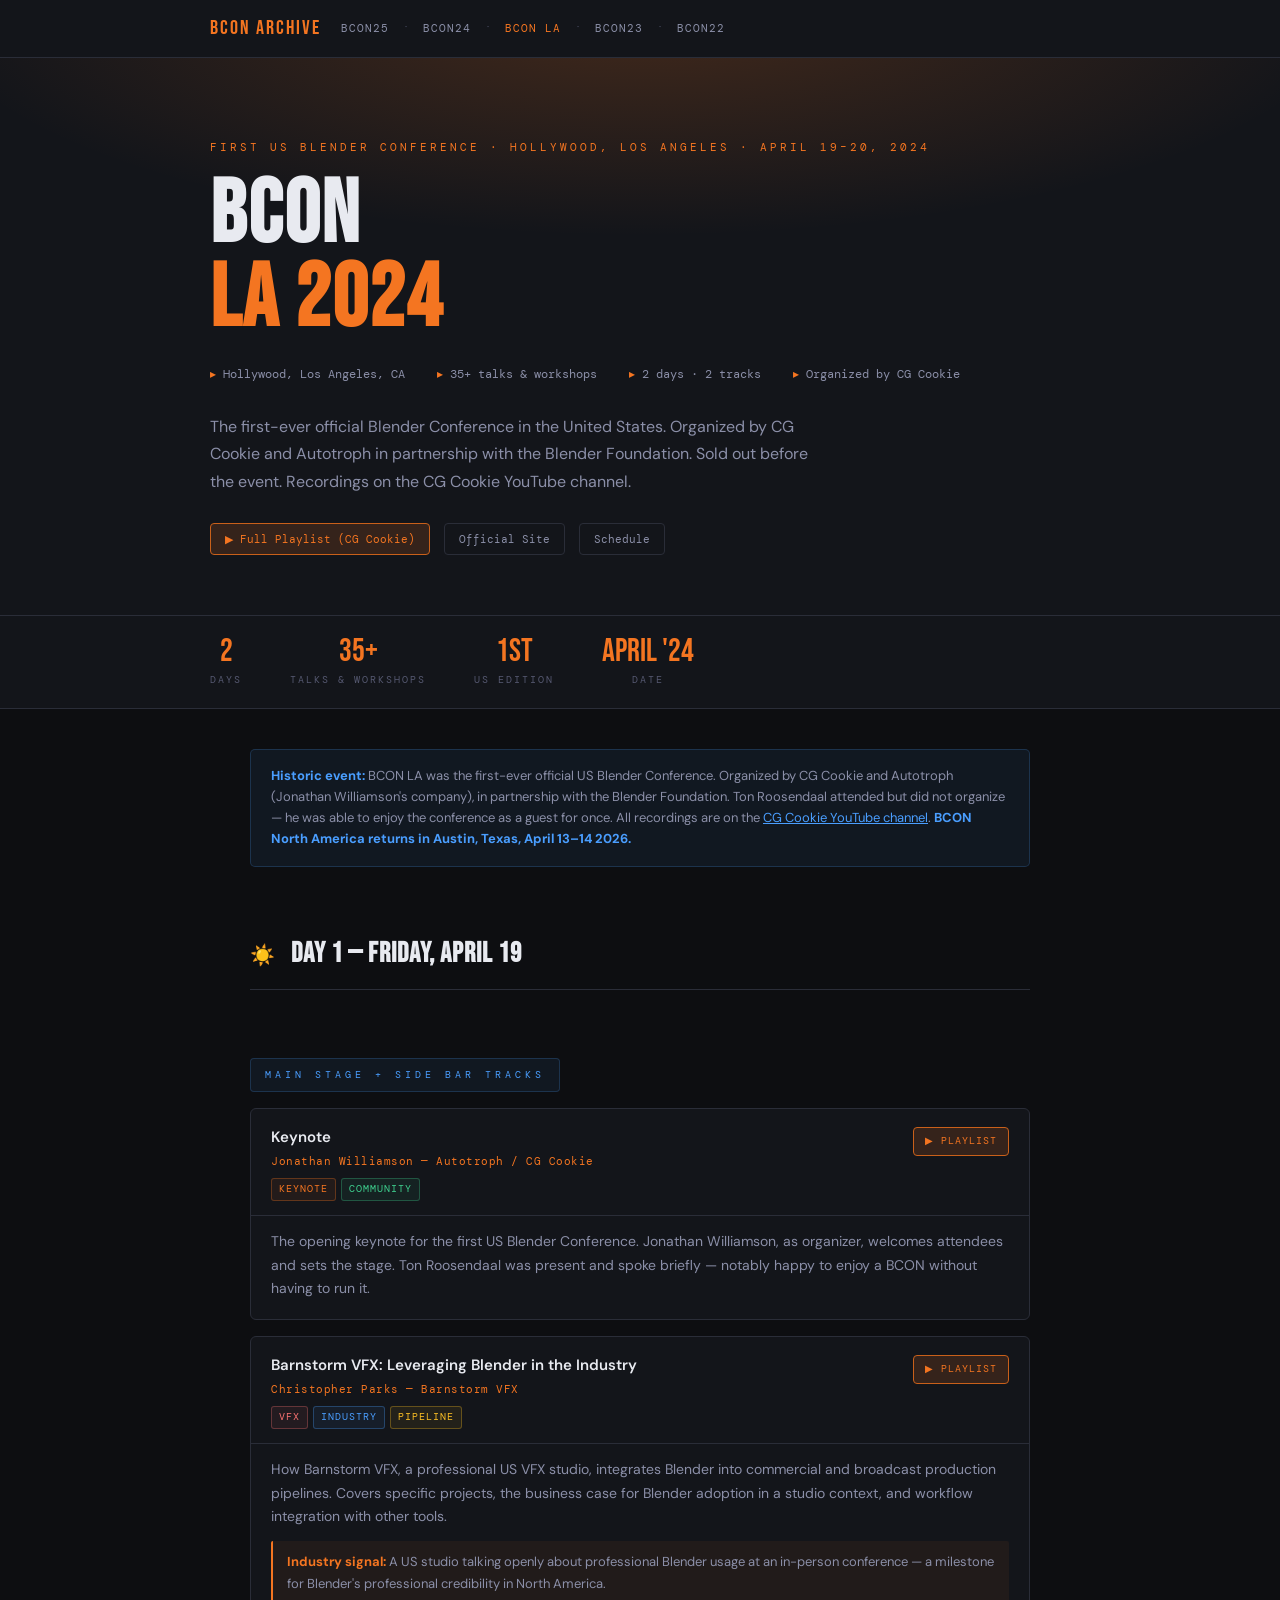
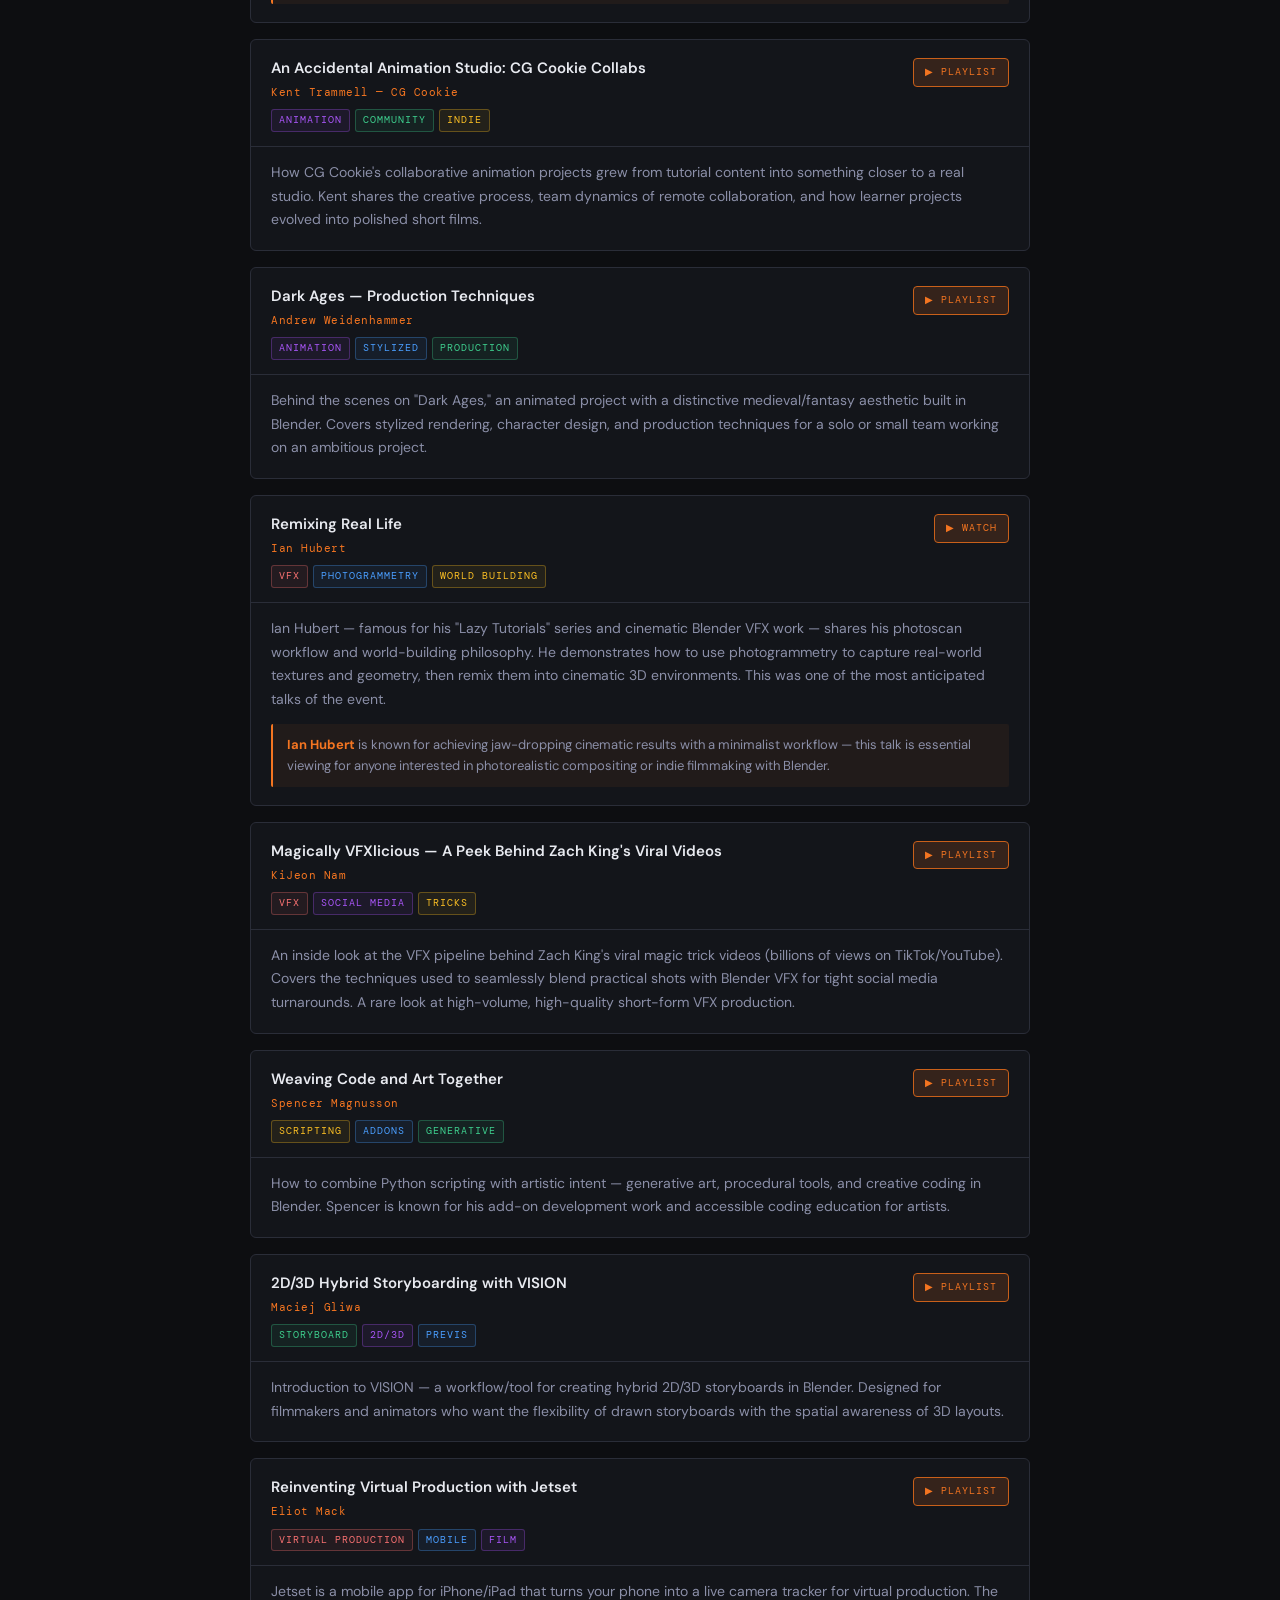
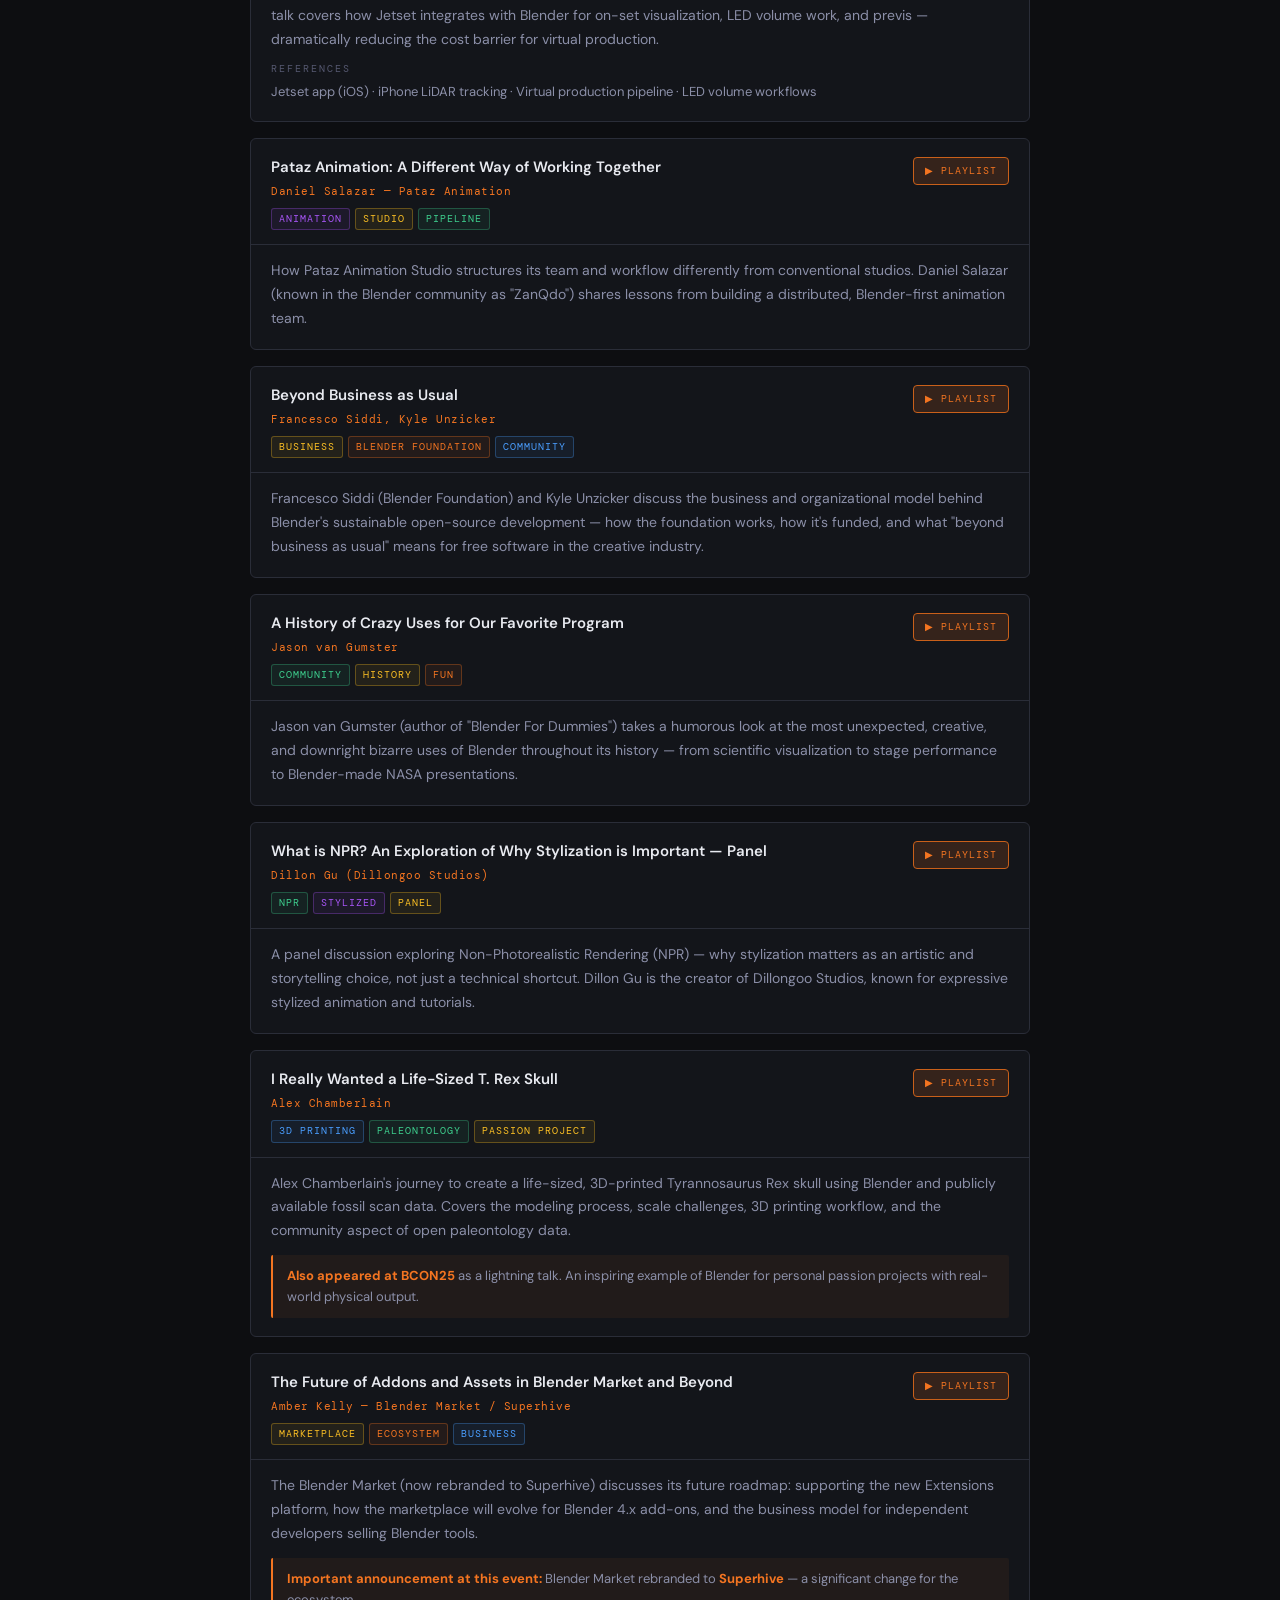
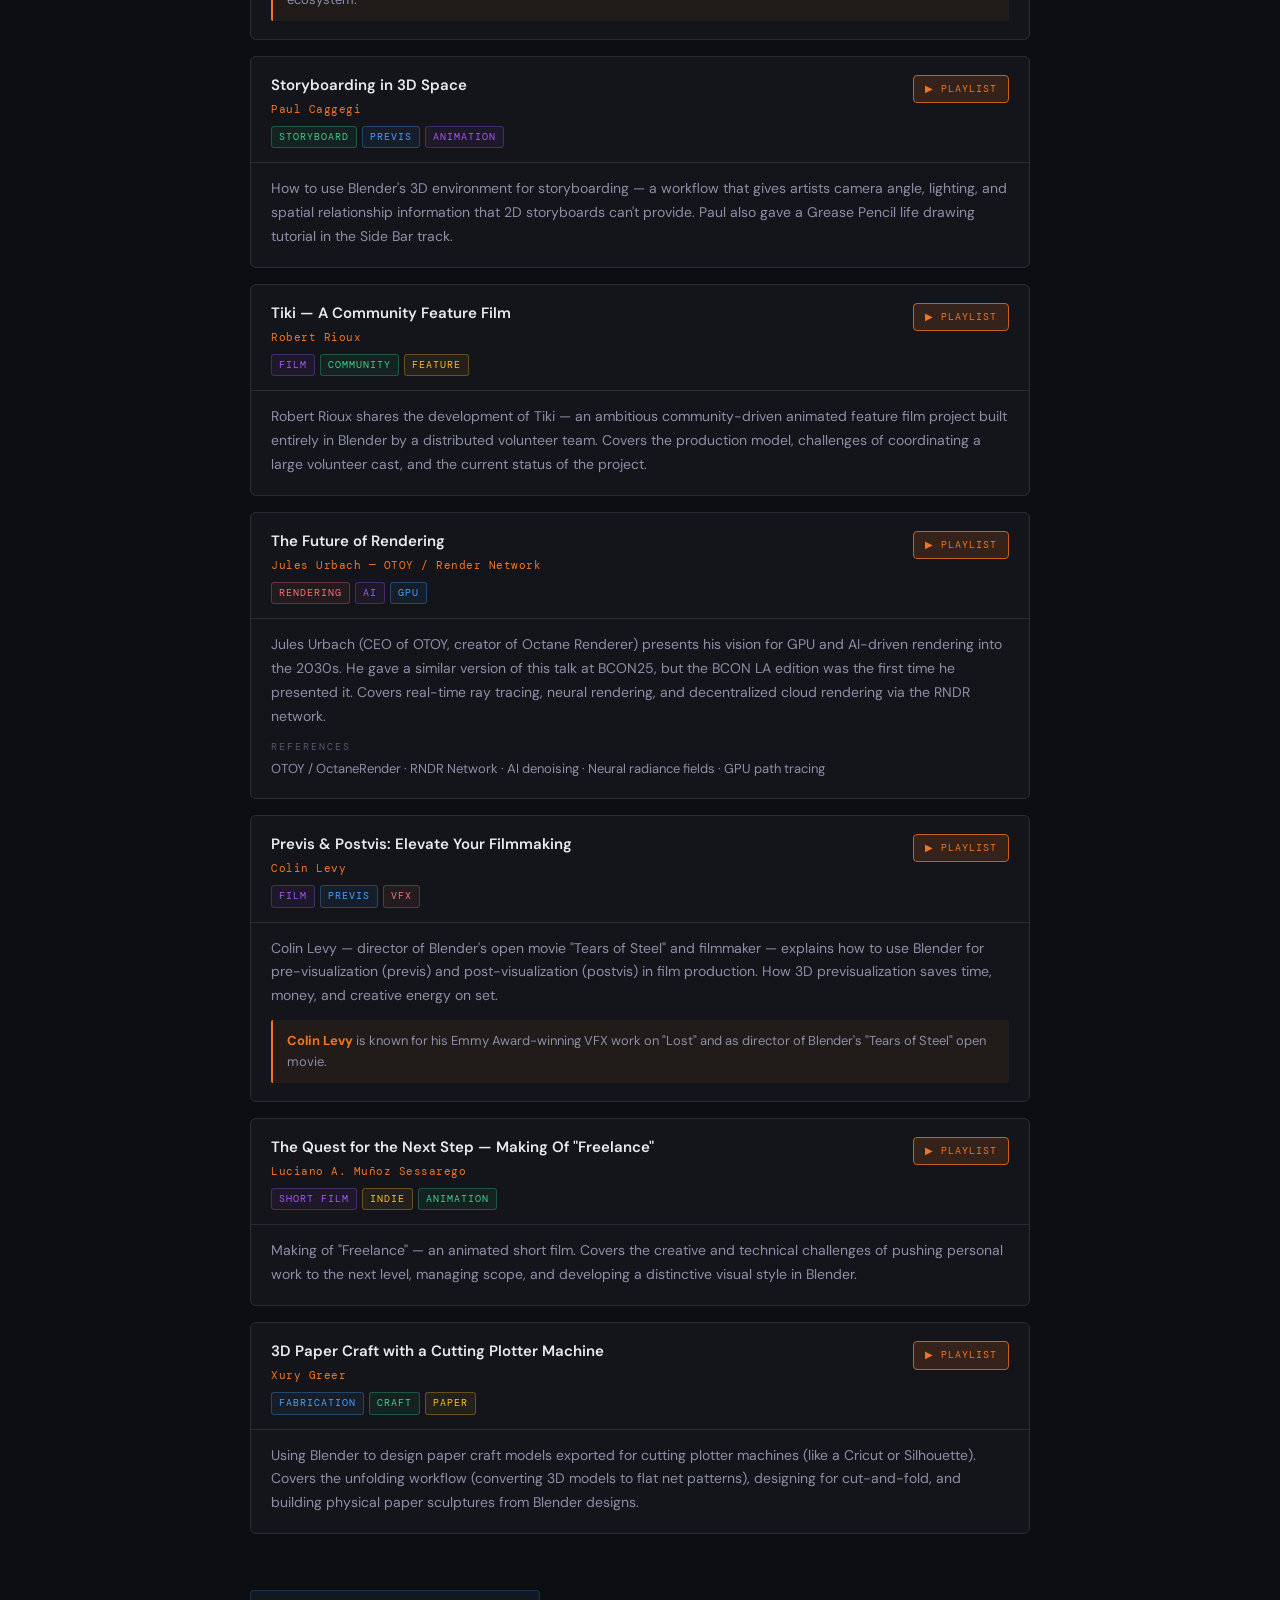
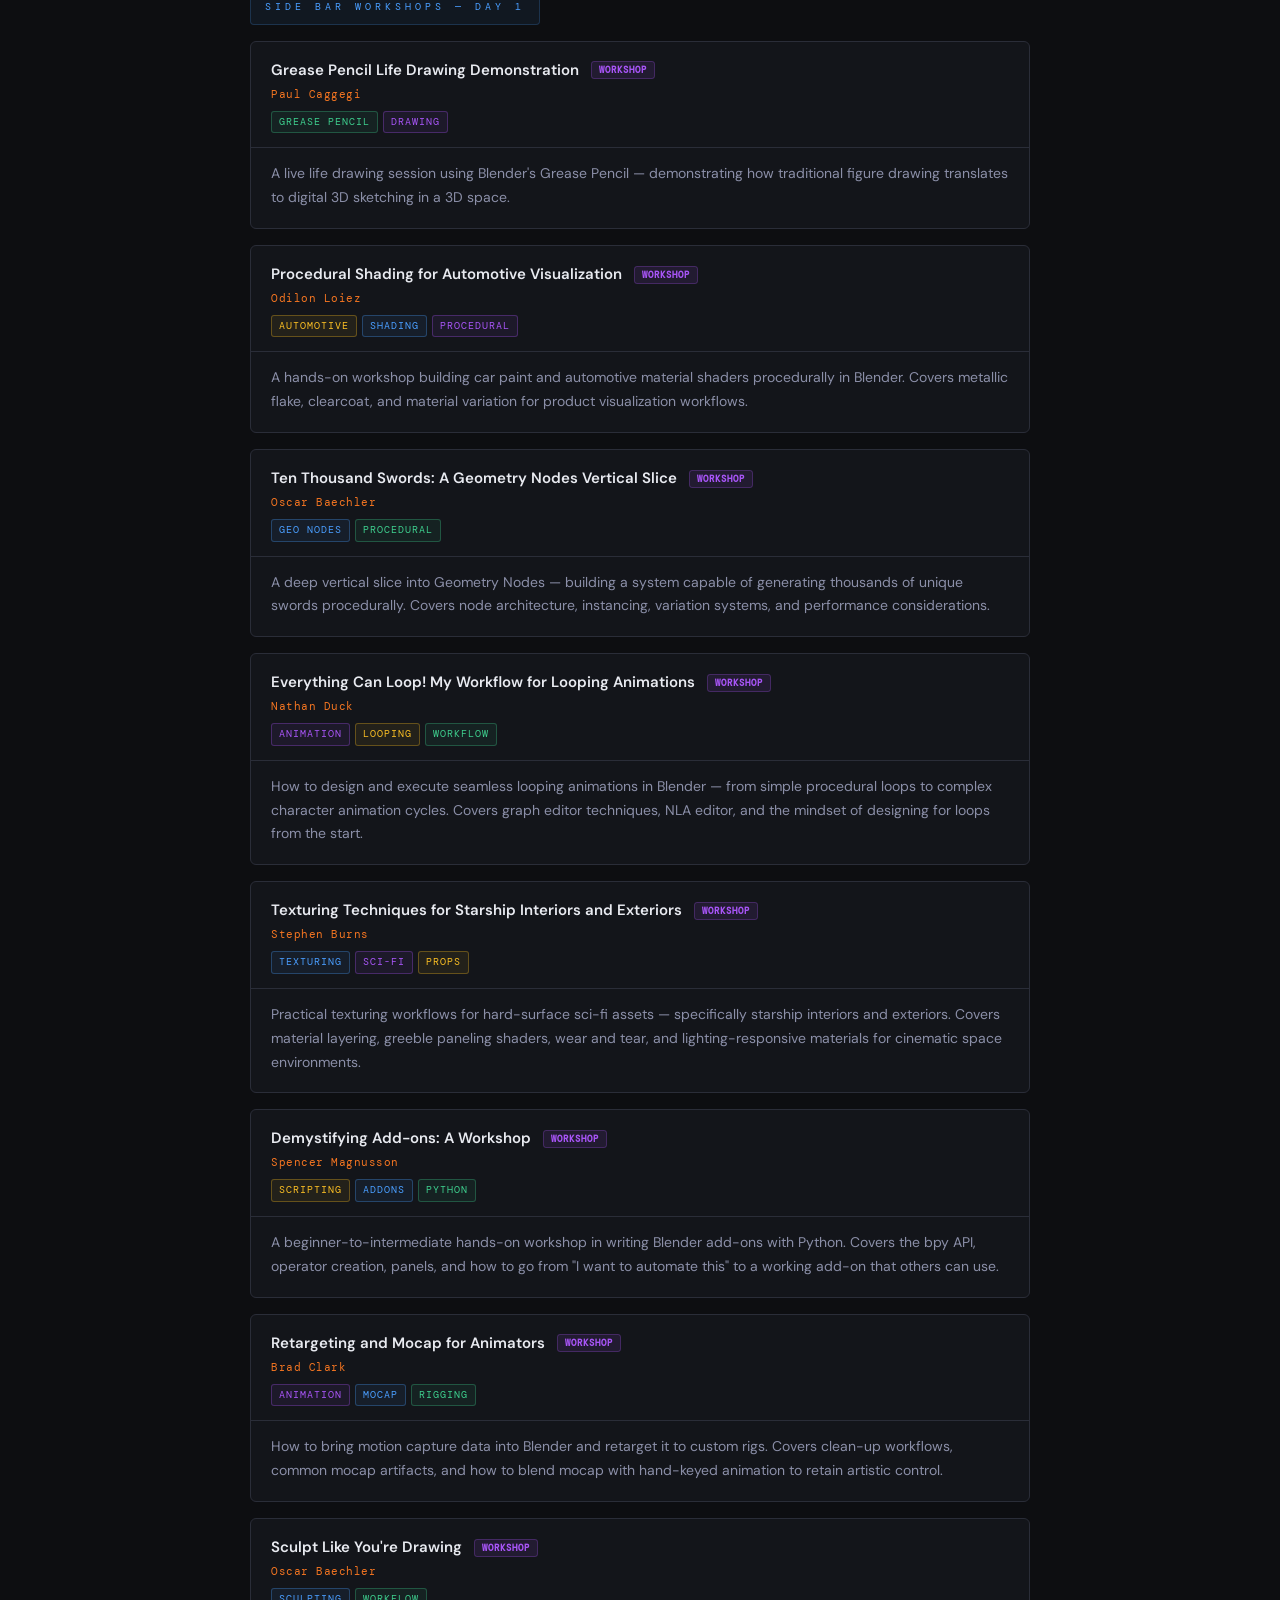
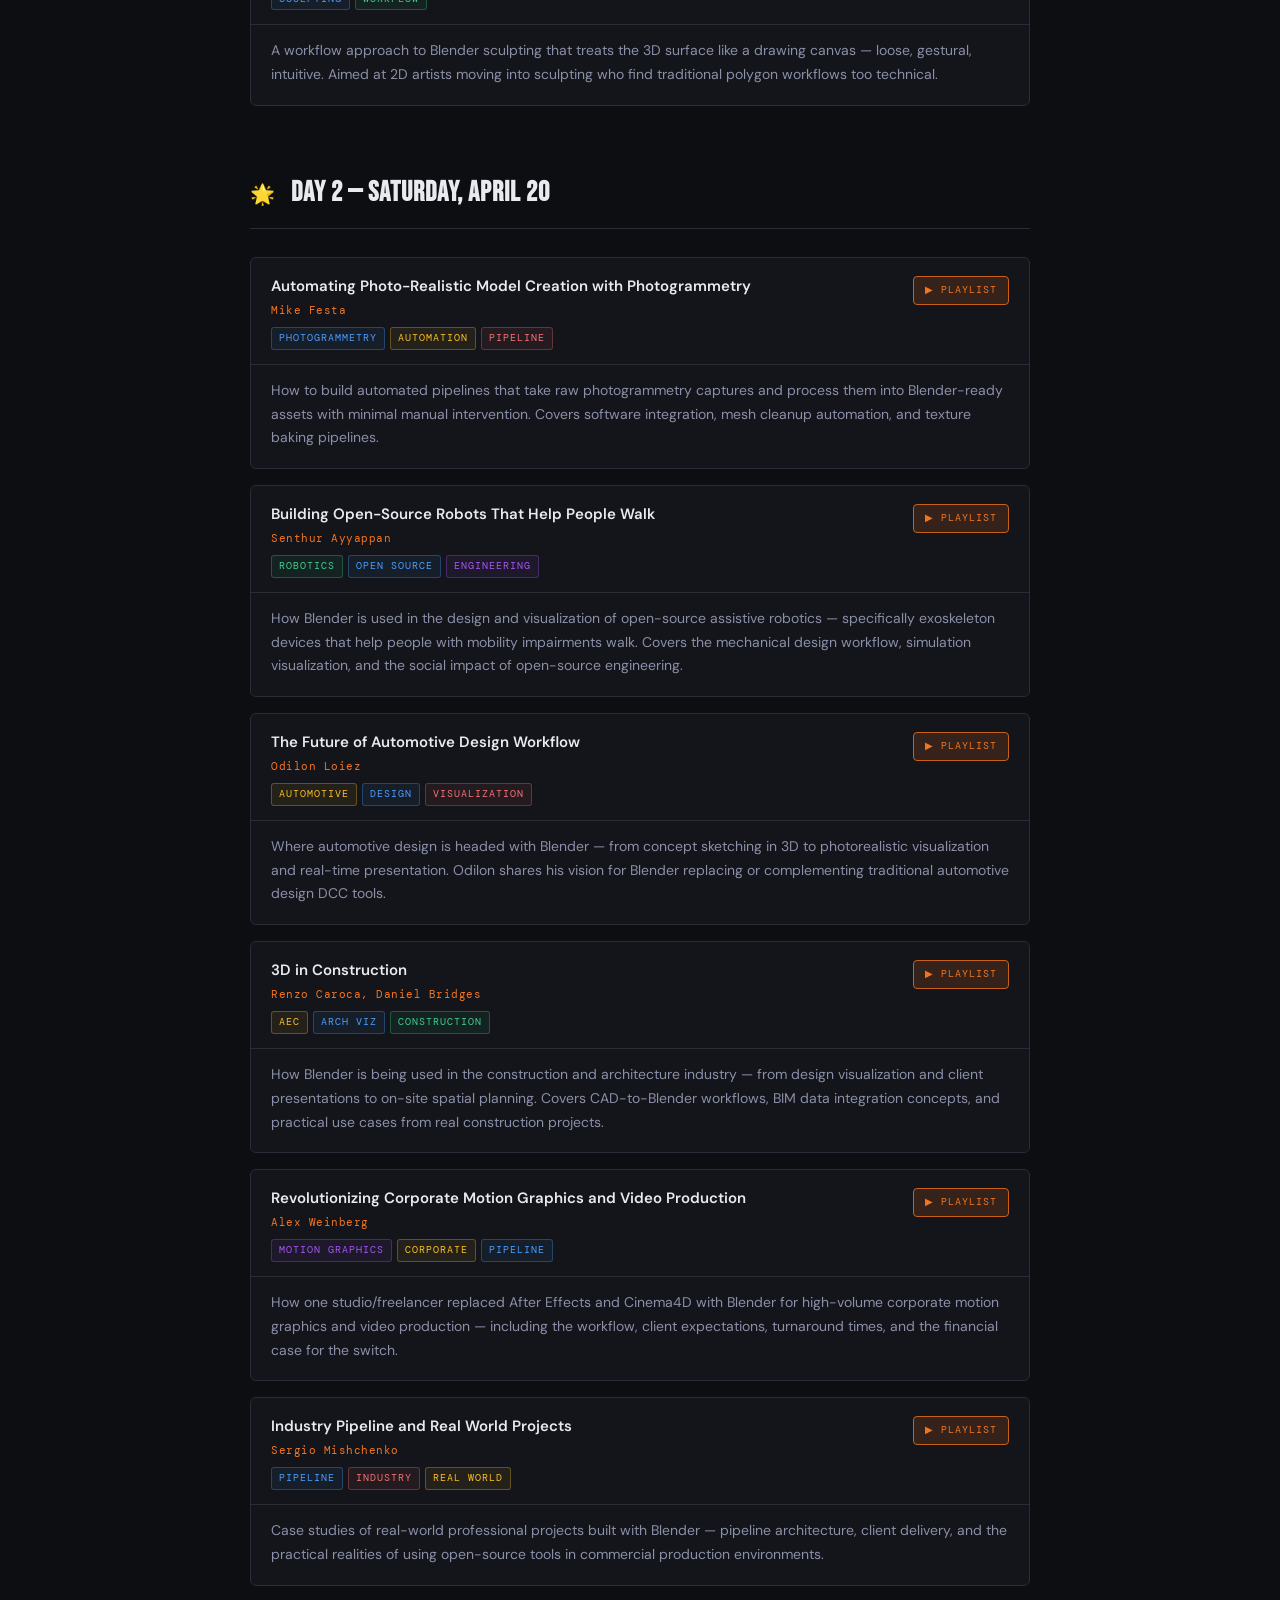
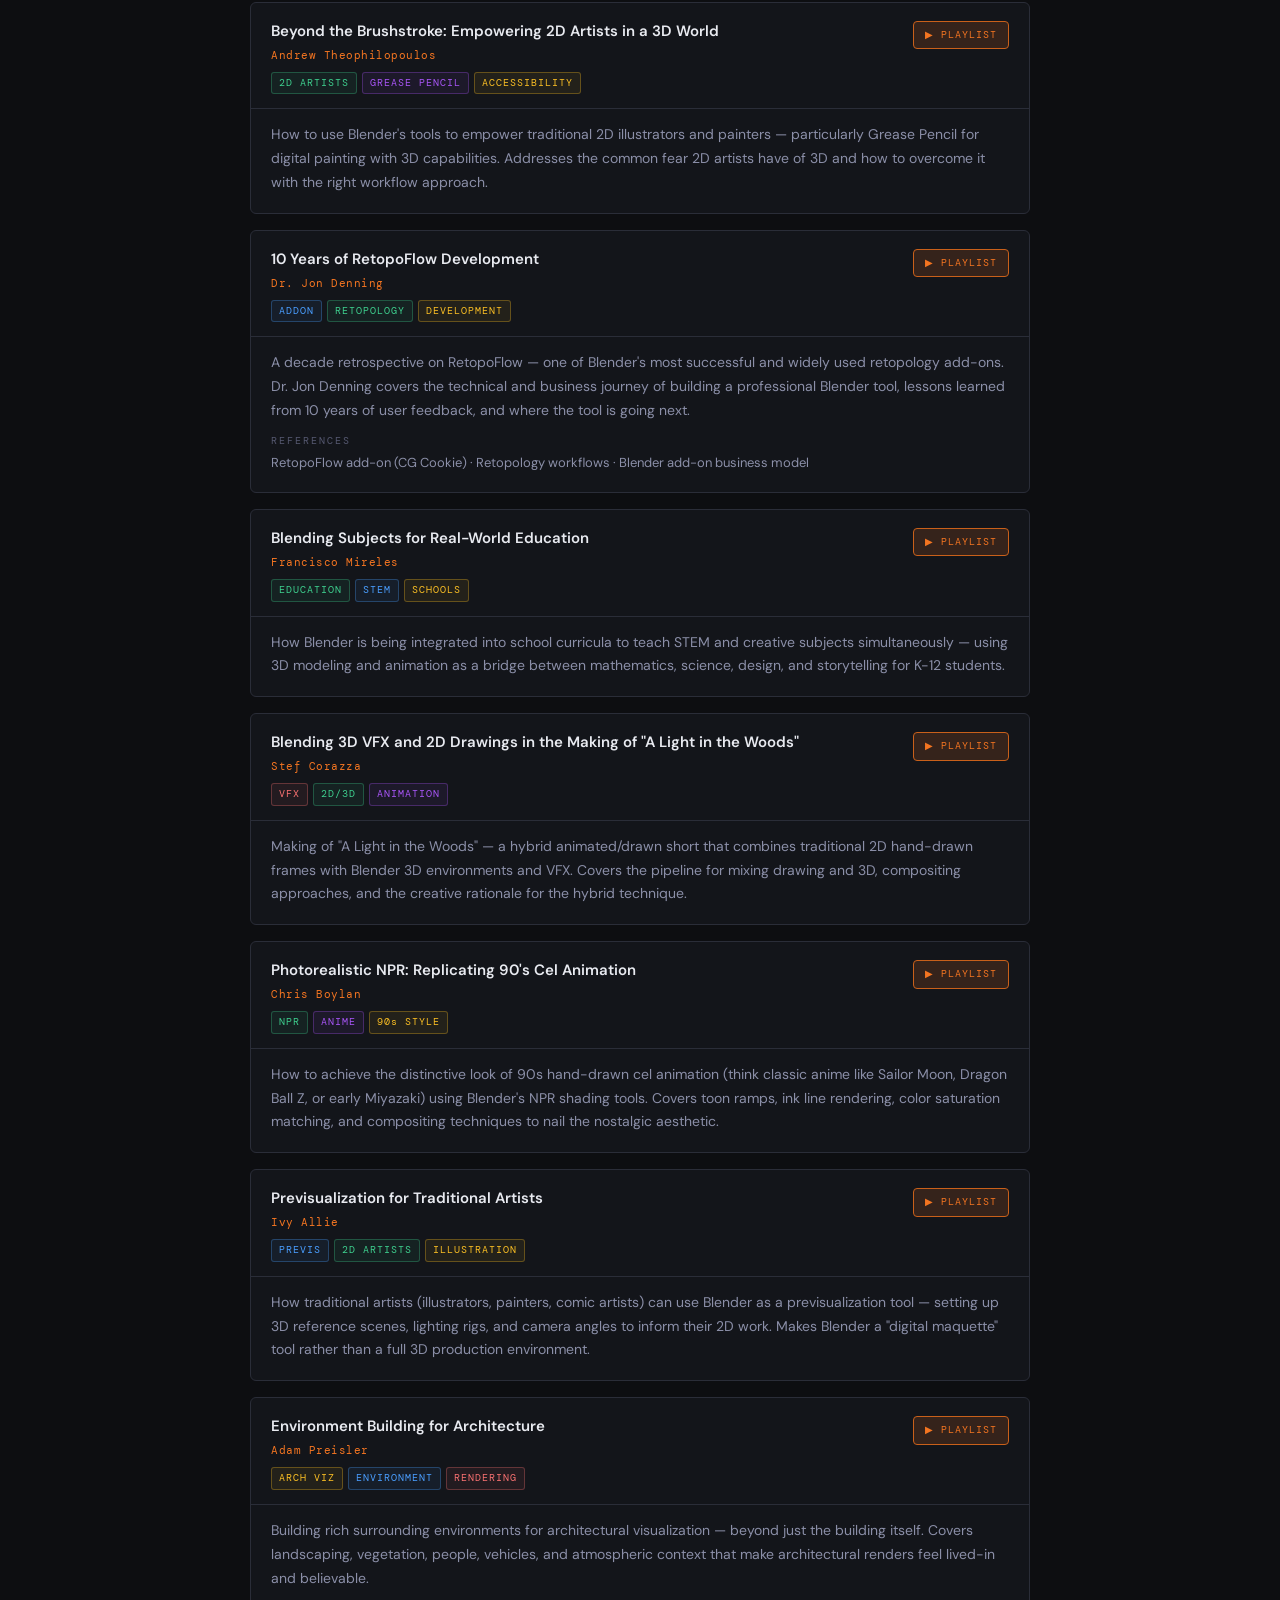
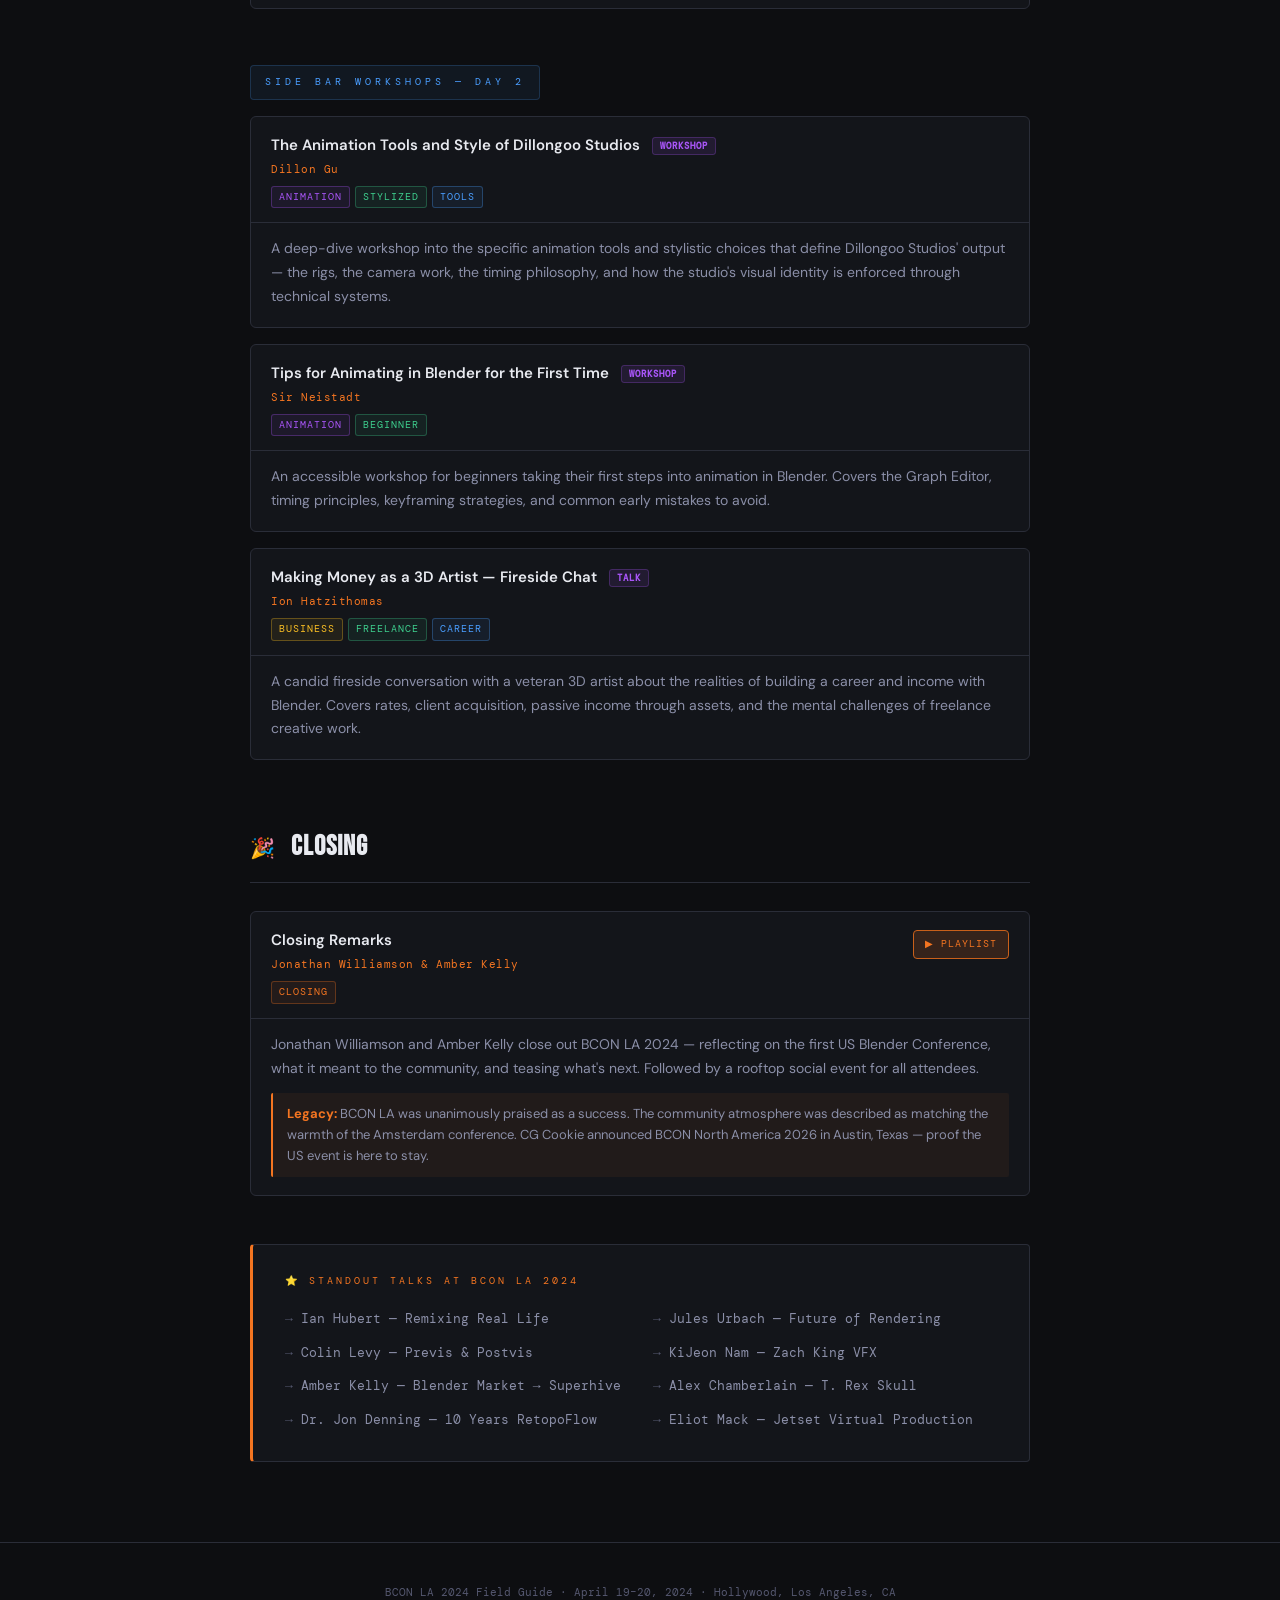
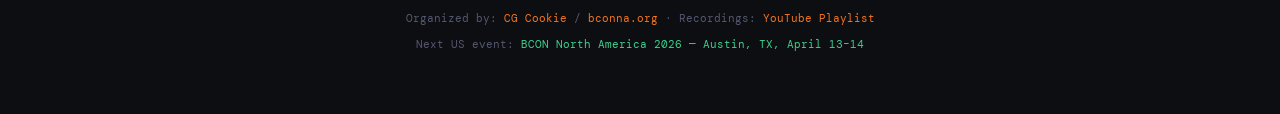
<file: bcon_la_2024.html>
<!DOCTYPE html>
<html lang="en">
<head>
<meta charset="UTF-8">
<meta name="viewport" content="width=device-width, initial-scale=1.0">
<title>BCON LA 2024 — Field Guide</title>
<link href="https://fonts.googleapis.com/css2?family=Bebas+Neue&family=DM+Mono:ital,wght@0,300;0,400;0,500;1,300&family=DM+Sans:ital,opsz,wght@0,9..40,300;0,9..40,400;0,9..40,600;1,9..40,300&display=swap" rel="stylesheet">
<link rel="stylesheet" href="style.css">
<style>
  .day-label { font-family: var(--mono); font-size: 10px; letter-spacing: 4px; text-transform: uppercase; color: var(--blue); margin-bottom: 16px; margin-top: 40px; padding: 8px 14px; background: rgba(74,158,255,0.07); border: 1px solid rgba(74,158,255,0.2); border-radius: 4px; display: inline-block; }
  .sidebar-badge { font-family: var(--mono); font-size: 9px; letter-spacing: 1px; padding: 2px 7px; border-radius: 3px; background: rgba(168,85,247,0.1); border: 1px solid rgba(168,85,247,0.25); color: var(--purple); text-transform: uppercase; margin-left: 8px; vertical-align: middle; }
</style>
</head>
<body>

<nav class="nav-bar">
  <div class="nav-inner">
    <a class="nav-logo" href="index.html">BCON ARCHIVE</a>
    <div class="nav-links">
      <a href="bcon25.html">BCON25</a>
      <span class="nav-sep">·</span>
      <a href="bcon24.html">BCON24</a>
      <span class="nav-sep">·</span>
      <a href="bcon_la_2024.html" class="active">BCON LA</a>
      <span class="nav-sep">·</span>
      <a href="bcon23.html">BCON23</a>
      <span class="nav-sep">·</span>
      <a href="bcon22.html">BCON22</a>
    </div>
  </div>
</nav>

<header>
  <div class="header-inner">
    <div class="tag-line">First US Blender Conference · Hollywood, Los Angeles · April 19–20, 2024</div>
    <h1>BCON<br><span>LA 2024</span></h1>
    <div class="header-meta">
      <span>Hollywood, Los Angeles, CA</span>
      <span>35+ talks & workshops</span>
      <span>2 days · 2 tracks</span>
      <span>Organized by CG Cookie</span>
    </div>
    <p class="header-desc">
      The first-ever official Blender Conference in the United States. Organized by CG Cookie and Autotroph in partnership with the Blender Foundation. Sold out before the event. Recordings on the CG Cookie YouTube channel.
    </p>
    <div class="header-links">
      <a class="pill pill-orange" href="https://www.youtube.com/playlist?list=PL3GeP3YLZn5i13z8hC9kFXWjBEwdktCjK" target="_blank">▶ Full Playlist (CG Cookie)</a>
      <a class="pill pill-dim" href="https://bconna.org/2024/" target="_blank">Official Site</a>
      <a class="pill pill-dim" href="https://bconna.org/2024/schedule/" target="_blank">Schedule</a>
    </div>
  </div>
</header>

<div class="stats-bar">
  <div class="stats-inner">
    <div class="stat"><div class="stat-num">2</div><div class="stat-lbl">Days</div></div>
    <div class="stat"><div class="stat-num">35+</div><div class="stat-lbl">Talks & Workshops</div></div>
    <div class="stat"><div class="stat-num">1st</div><div class="stat-lbl">US Edition</div></div>
    <div class="stat"><div class="stat-num">April '24</div><div class="stat-lbl">Date</div></div>
  </div>
</div>

<main>

<div class="notice" style="margin-top:40px;">
  <strong>Historic event:</strong> BCON LA was the first-ever official US Blender Conference. Organized by CG Cookie and Autotroph (Jonathan Williamson's company), in partnership with the Blender Foundation. Ton Roosendaal attended but did not organize — he was able to enjoy the conference as a guest for once. All recordings are on the <a href="https://www.youtube.com/playlist?list=PL3GeP3YLZn5i13z8hC9kFXWjBEwdktCjK" target="_blank" style="color:var(--blue)">CG Cookie YouTube channel</a>. <strong>BCON North America returns in Austin, Texas, April 13–14 2026.</strong>
</div>

<!-- DAY 1 -->
<div class="section" id="day1">
  <div class="section-header">
    <span class="section-icon">☀️</span>
    <h2>DAY 1 — FRIDAY, APRIL 19</h2>
  </div>
  <div class="day-label">MAIN STAGE + SIDE BAR TRACKS</div>

  <div class="talk">
    <div class="talk-header">
      <div>
        <div class="talk-title">Keynote</div>
        <div class="talk-speaker">Jonathan Williamson — Autotroph / CG Cookie</div>
        <div class="talk-tags"><span class="tag tag-orange">KEYNOTE</span><span class="tag tag-green">COMMUNITY</span></div>
      </div>
      <a class="watch-btn" href="https://www.youtube.com/playlist?list=PL3GeP3YLZn5i13z8hC9kFXWjBEwdktCjK" target="_blank">▶ PLAYLIST</a>
    </div>
    <div class="talk-body">
      <div class="talk-summary">The opening keynote for the first US Blender Conference. Jonathan Williamson, as organizer, welcomes attendees and sets the stage. Ton Roosendaal was present and spoke briefly — notably happy to enjoy a BCON without having to run it.</div>
    </div>
  </div>

  <div class="talk">
    <div class="talk-header">
      <div>
        <div class="talk-title">Barnstorm VFX: Leveraging Blender in the Industry</div>
        <div class="talk-speaker">Christopher Parks — Barnstorm VFX</div>
        <div class="talk-tags"><span class="tag tag-red">VFX</span><span class="tag tag-blue">INDUSTRY</span><span class="tag tag-yellow">PIPELINE</span></div>
      </div>
      <a class="watch-btn" href="https://www.youtube.com/playlist?list=PL3GeP3YLZn5i13z8hC9kFXWjBEwdktCjK" target="_blank">▶ PLAYLIST</a>
    </div>
    <div class="talk-body">
      <div class="talk-summary">How Barnstorm VFX, a professional US VFX studio, integrates Blender into commercial and broadcast production pipelines. Covers specific projects, the business case for Blender adoption in a studio context, and workflow integration with other tools.</div>
      <div class="highlight-box"><strong>Industry signal:</strong> A US studio talking openly about professional Blender usage at an in-person conference — a milestone for Blender's professional credibility in North America.</div>
    </div>
  </div>

  <div class="talk">
    <div class="talk-header">
      <div>
        <div class="talk-title">An Accidental Animation Studio: CG Cookie Collabs</div>
        <div class="talk-speaker">Kent Trammell — CG Cookie</div>
        <div class="talk-tags"><span class="tag tag-purple">ANIMATION</span><span class="tag tag-green">COMMUNITY</span><span class="tag tag-yellow">INDIE</span></div>
      </div>
      <a class="watch-btn" href="https://www.youtube.com/playlist?list=PL3GeP3YLZn5i13z8hC9kFXWjBEwdktCjK" target="_blank">▶ PLAYLIST</a>
    </div>
    <div class="talk-body">
      <div class="talk-summary">How CG Cookie's collaborative animation projects grew from tutorial content into something closer to a real studio. Kent shares the creative process, team dynamics of remote collaboration, and how learner projects evolved into polished short films.</div>
    </div>
  </div>

  <div class="talk">
    <div class="talk-header">
      <div>
        <div class="talk-title">Dark Ages — Production Techniques</div>
        <div class="talk-speaker">Andrew Weidenhammer</div>
        <div class="talk-tags"><span class="tag tag-purple">ANIMATION</span><span class="tag tag-blue">STYLIZED</span><span class="tag tag-green">PRODUCTION</span></div>
      </div>
      <a class="watch-btn" href="https://www.youtube.com/playlist?list=PL3GeP3YLZn5i13z8hC9kFXWjBEwdktCjK" target="_blank">▶ PLAYLIST</a>
    </div>
    <div class="talk-body">
      <div class="talk-summary">Behind the scenes on "Dark Ages," an animated project with a distinctive medieval/fantasy aesthetic built in Blender. Covers stylized rendering, character design, and production techniques for a solo or small team working on an ambitious project.</div>
    </div>
  </div>

  <div class="talk">
    <div class="talk-header">
      <div>
        <div class="talk-title">Remixing Real Life</div>
        <div class="talk-speaker">Ian Hubert</div>
        <div class="talk-tags"><span class="tag tag-red">VFX</span><span class="tag tag-blue">PHOTOGRAMMETRY</span><span class="tag tag-yellow">WORLD BUILDING</span></div>
      </div>
      <a class="watch-btn" href="https://www.youtube.com/watch?v=hf20RhqkVyo&list=PL3GeP3YLZn5i13z8hC9kFXWjBEwdktCjK" target="_blank">▶ WATCH</a>
    </div>
    <div class="talk-body">
      <div class="talk-summary">Ian Hubert — famous for his "Lazy Tutorials" series and cinematic Blender VFX work — shares his photoscan workflow and world-building philosophy. He demonstrates how to use photogrammetry to capture real-world textures and geometry, then remix them into cinematic 3D environments. This was one of the most anticipated talks of the event.</div>
      <div class="highlight-box"><strong>Ian Hubert</strong> is known for achieving jaw-dropping cinematic results with a minimalist workflow — this talk is essential viewing for anyone interested in photorealistic compositing or indie filmmaking with Blender.</div>
    </div>
  </div>

  <div class="talk">
    <div class="talk-header">
      <div>
        <div class="talk-title">Magically VFXlicious — A Peek Behind Zach King's Viral Videos</div>
        <div class="talk-speaker">KiJeon Nam</div>
        <div class="talk-tags"><span class="tag tag-red">VFX</span><span class="tag tag-purple">SOCIAL MEDIA</span><span class="tag tag-yellow">TRICKS</span></div>
      </div>
      <a class="watch-btn" href="https://www.youtube.com/playlist?list=PL3GeP3YLZn5i13z8hC9kFXWjBEwdktCjK" target="_blank">▶ PLAYLIST</a>
    </div>
    <div class="talk-body">
      <div class="talk-summary">An inside look at the VFX pipeline behind Zach King's viral magic trick videos (billions of views on TikTok/YouTube). Covers the techniques used to seamlessly blend practical shots with Blender VFX for tight social media turnarounds. A rare look at high-volume, high-quality short-form VFX production.</div>
    </div>
  </div>

  <div class="talk">
    <div class="talk-header">
      <div>
        <div class="talk-title">Weaving Code and Art Together</div>
        <div class="talk-speaker">Spencer Magnusson</div>
        <div class="talk-tags"><span class="tag tag-yellow">SCRIPTING</span><span class="tag tag-blue">ADDONS</span><span class="tag tag-green">GENERATIVE</span></div>
      </div>
      <a class="watch-btn" href="https://www.youtube.com/watch?v=hf20RhqkVyo&list=PL3GeP3YLZn5i13z8hC9kFXWjBEwdktCjK" target="_blank">▶ PLAYLIST</a>
    </div>
    <div class="talk-body">
      <div class="talk-summary">How to combine Python scripting with artistic intent — generative art, procedural tools, and creative coding in Blender. Spencer is known for his add-on development work and accessible coding education for artists.</div>
    </div>
  </div>

  <div class="talk">
    <div class="talk-header">
      <div>
        <div class="talk-title">2D/3D Hybrid Storyboarding with VISION</div>
        <div class="talk-speaker">Maciej Gliwa</div>
        <div class="talk-tags"><span class="tag tag-green">STORYBOARD</span><span class="tag tag-purple">2D/3D</span><span class="tag tag-blue">PREVIS</span></div>
      </div>
      <a class="watch-btn" href="https://www.youtube.com/playlist?list=PL3GeP3YLZn5i13z8hC9kFXWjBEwdktCjK" target="_blank">▶ PLAYLIST</a>
    </div>
    <div class="talk-body">
      <div class="talk-summary">Introduction to VISION — a workflow/tool for creating hybrid 2D/3D storyboards in Blender. Designed for filmmakers and animators who want the flexibility of drawn storyboards with the spatial awareness of 3D layouts.</div>
    </div>
  </div>

  <div class="talk">
    <div class="talk-header">
      <div>
        <div class="talk-title">Reinventing Virtual Production with Jetset</div>
        <div class="talk-speaker">Eliot Mack</div>
        <div class="talk-tags"><span class="tag tag-red">VIRTUAL PRODUCTION</span><span class="tag tag-blue">MOBILE</span><span class="tag tag-purple">FILM</span></div>
      </div>
      <a class="watch-btn" href="https://www.youtube.com/playlist?list=PL3GeP3YLZn5i13z8hC9kFXWjBEwdktCjK" target="_blank">▶ PLAYLIST</a>
    </div>
    <div class="talk-body">
      <div class="talk-summary">Jetset is a mobile app for iPhone/iPad that turns your phone into a live camera tracker for virtual production. The talk covers how Jetset integrates with Blender for on-set visualization, LED volume work, and previs — dramatically reducing the cost barrier for virtual production.</div>
      <div class="detail-label">References</div>
      <div class="detail-text">Jetset app (iOS) · iPhone LiDAR tracking · Virtual production pipeline · LED volume workflows</div>
    </div>
  </div>

  <div class="talk">
    <div class="talk-header">
      <div>
        <div class="talk-title">Pataz Animation: A Different Way of Working Together</div>
        <div class="talk-speaker">Daniel Salazar — Pataz Animation</div>
        <div class="talk-tags"><span class="tag tag-purple">ANIMATION</span><span class="tag tag-yellow">STUDIO</span><span class="tag tag-green">PIPELINE</span></div>
      </div>
      <a class="watch-btn" href="https://www.youtube.com/playlist?list=PL3GeP3YLZn5i13z8hC9kFXWjBEwdktCjK" target="_blank">▶ PLAYLIST</a>
    </div>
    <div class="talk-body">
      <div class="talk-summary">How Pataz Animation Studio structures its team and workflow differently from conventional studios. Daniel Salazar (known in the Blender community as "ZanQdo") shares lessons from building a distributed, Blender-first animation team.</div>
    </div>
  </div>

  <div class="talk">
    <div class="talk-header">
      <div>
        <div class="talk-title">Beyond Business as Usual</div>
        <div class="talk-speaker">Francesco Siddi, Kyle Unzicker</div>
        <div class="talk-tags"><span class="tag tag-yellow">BUSINESS</span><span class="tag tag-orange">BLENDER FOUNDATION</span><span class="tag tag-blue">COMMUNITY</span></div>
      </div>
      <a class="watch-btn" href="https://www.youtube.com/playlist?list=PL3GeP3YLZn5i13z8hC9kFXWjBEwdktCjK" target="_blank">▶ PLAYLIST</a>
    </div>
    <div class="talk-body">
      <div class="talk-summary">Francesco Siddi (Blender Foundation) and Kyle Unzicker discuss the business and organizational model behind Blender's sustainable open-source development — how the foundation works, how it's funded, and what "beyond business as usual" means for free software in the creative industry.</div>
    </div>
  </div>

  <div class="talk">
    <div class="talk-header">
      <div>
        <div class="talk-title">A History of Crazy Uses for Our Favorite Program</div>
        <div class="talk-speaker">Jason van Gumster</div>
        <div class="talk-tags"><span class="tag tag-green">COMMUNITY</span><span class="tag tag-yellow">HISTORY</span><span class="tag tag-orange">FUN</span></div>
      </div>
      <a class="watch-btn" href="https://www.youtube.com/playlist?list=PL3GeP3YLZn5i13z8hC9kFXWjBEwdktCjK" target="_blank">▶ PLAYLIST</a>
    </div>
    <div class="talk-body">
      <div class="talk-summary">Jason van Gumster (author of "Blender For Dummies") takes a humorous look at the most unexpected, creative, and downright bizarre uses of Blender throughout its history — from scientific visualization to stage performance to Blender-made NASA presentations.</div>
    </div>
  </div>

  <div class="talk">
    <div class="talk-header">
      <div>
        <div class="talk-title">What is NPR? An Exploration of Why Stylization is Important — Panel</div>
        <div class="talk-speaker">Dillon Gu (Dillongoo Studios)</div>
        <div class="talk-tags"><span class="tag tag-green">NPR</span><span class="tag tag-purple">STYLIZED</span><span class="tag tag-yellow">PANEL</span></div>
      </div>
      <a class="watch-btn" href="https://www.youtube.com/playlist?list=PL3GeP3YLZn5i13z8hC9kFXWjBEwdktCjK" target="_blank">▶ PLAYLIST</a>
    </div>
    <div class="talk-body">
      <div class="talk-summary">A panel discussion exploring Non-Photorealistic Rendering (NPR) — why stylization matters as an artistic and storytelling choice, not just a technical shortcut. Dillon Gu is the creator of Dillongoo Studios, known for expressive stylized animation and tutorials.</div>
    </div>
  </div>

  <div class="talk">
    <div class="talk-header">
      <div>
        <div class="talk-title">I Really Wanted a Life-Sized T. Rex Skull</div>
        <div class="talk-speaker">Alex Chamberlain</div>
        <div class="talk-tags"><span class="tag tag-blue">3D PRINTING</span><span class="tag tag-green">PALEONTOLOGY</span><span class="tag tag-yellow">PASSION PROJECT</span></div>
      </div>
      <a class="watch-btn" href="https://www.youtube.com/playlist?list=PL3GeP3YLZn5i13z8hC9kFXWjBEwdktCjK" target="_blank">▶ PLAYLIST</a>
    </div>
    <div class="talk-body">
      <div class="talk-summary">Alex Chamberlain's journey to create a life-sized, 3D-printed Tyrannosaurus Rex skull using Blender and publicly available fossil scan data. Covers the modeling process, scale challenges, 3D printing workflow, and the community aspect of open paleontology data.</div>
      <div class="highlight-box"><strong>Also appeared at BCON25</strong> as a lightning talk. An inspiring example of Blender for personal passion projects with real-world physical output.</div>
    </div>
  </div>

  <div class="talk">
    <div class="talk-header">
      <div>
        <div class="talk-title">The Future of Addons and Assets in Blender Market and Beyond</div>
        <div class="talk-speaker">Amber Kelly — Blender Market / Superhive</div>
        <div class="talk-tags"><span class="tag tag-yellow">MARKETPLACE</span><span class="tag tag-orange">ECOSYSTEM</span><span class="tag tag-blue">BUSINESS</span></div>
      </div>
      <a class="watch-btn" href="https://www.youtube.com/playlist?list=PL3GeP3YLZn5i13z8hC9kFXWjBEwdktCjK" target="_blank">▶ PLAYLIST</a>
    </div>
    <div class="talk-body">
      <div class="talk-summary">The Blender Market (now rebranded to Superhive) discusses its future roadmap: supporting the new Extensions platform, how the marketplace will evolve for Blender 4.x add-ons, and the business model for independent developers selling Blender tools.</div>
      <div class="highlight-box"><strong>Important announcement at this event:</strong> Blender Market rebranded to <strong>Superhive</strong> — a significant change for the ecosystem.</div>
    </div>
  </div>

  <div class="talk">
    <div class="talk-header">
      <div>
        <div class="talk-title">Storyboarding in 3D Space</div>
        <div class="talk-speaker">Paul Caggegi</div>
        <div class="talk-tags"><span class="tag tag-green">STORYBOARD</span><span class="tag tag-blue">PREVIS</span><span class="tag tag-purple">ANIMATION</span></div>
      </div>
      <a class="watch-btn" href="https://www.youtube.com/playlist?list=PL3GeP3YLZn5i13z8hC9kFXWjBEwdktCjK" target="_blank">▶ PLAYLIST</a>
    </div>
    <div class="talk-body">
      <div class="talk-summary">How to use Blender's 3D environment for storyboarding — a workflow that gives artists camera angle, lighting, and spatial relationship information that 2D storyboards can't provide. Paul also gave a Grease Pencil life drawing tutorial in the Side Bar track.</div>
    </div>
  </div>

  <div class="talk">
    <div class="talk-header">
      <div>
        <div class="talk-title">Tiki — A Community Feature Film</div>
        <div class="talk-speaker">Robert Rioux</div>
        <div class="talk-tags"><span class="tag tag-purple">FILM</span><span class="tag tag-green">COMMUNITY</span><span class="tag tag-yellow">FEATURE</span></div>
      </div>
      <a class="watch-btn" href="https://www.youtube.com/playlist?list=PL3GeP3YLZn5i13z8hC9kFXWjBEwdktCjK" target="_blank">▶ PLAYLIST</a>
    </div>
    <div class="talk-body">
      <div class="talk-summary">Robert Rioux shares the development of Tiki — an ambitious community-driven animated feature film project built entirely in Blender by a distributed volunteer team. Covers the production model, challenges of coordinating a large volunteer cast, and the current status of the project.</div>
    </div>
  </div>

  <div class="talk">
    <div class="talk-header">
      <div>
        <div class="talk-title">The Future of Rendering</div>
        <div class="talk-speaker">Jules Urbach — OTOY / Render Network</div>
        <div class="talk-tags"><span class="tag tag-red">RENDERING</span><span class="tag tag-purple">AI</span><span class="tag tag-blue">GPU</span></div>
      </div>
      <a class="watch-btn" href="https://www.youtube.com/playlist?list=PL3GeP3YLZn5i13z8hC9kFXWjBEwdktCjK" target="_blank">▶ PLAYLIST</a>
    </div>
    <div class="talk-body">
      <div class="talk-summary">Jules Urbach (CEO of OTOY, creator of Octane Renderer) presents his vision for GPU and AI-driven rendering into the 2030s. He gave a similar version of this talk at BCON25, but the BCON LA edition was the first time he presented it. Covers real-time ray tracing, neural rendering, and decentralized cloud rendering via the RNDR network.</div>
      <div class="detail-label">References</div>
      <div class="detail-text">OTOY / OctaneRender · RNDR Network · AI denoising · Neural radiance fields · GPU path tracing</div>
    </div>
  </div>

  <div class="talk">
    <div class="talk-header">
      <div>
        <div class="talk-title">Previs & Postvis: Elevate Your Filmmaking</div>
        <div class="talk-speaker">Colin Levy</div>
        <div class="talk-tags"><span class="tag tag-purple">FILM</span><span class="tag tag-blue">PREVIS</span><span class="tag tag-red">VFX</span></div>
      </div>
      <a class="watch-btn" href="https://www.youtube.com/playlist?list=PL3GeP3YLZn5i13z8hC9kFXWjBEwdktCjK" target="_blank">▶ PLAYLIST</a>
    </div>
    <div class="talk-body">
      <div class="talk-summary">Colin Levy — director of Blender's open movie "Tears of Steel" and filmmaker — explains how to use Blender for pre-visualization (previs) and post-visualization (postvis) in film production. How 3D previsualization saves time, money, and creative energy on set.</div>
      <div class="highlight-box"><strong>Colin Levy</strong> is known for his Emmy Award-winning VFX work on "Lost" and as director of Blender's "Tears of Steel" open movie.</div>
    </div>
  </div>

  <div class="talk">
    <div class="talk-header">
      <div>
        <div class="talk-title">The Quest for the Next Step — Making Of "Freelance"</div>
        <div class="talk-speaker">Luciano A. Muñoz Sessarego</div>
        <div class="talk-tags"><span class="tag tag-purple">SHORT FILM</span><span class="tag tag-yellow">INDIE</span><span class="tag tag-green">ANIMATION</span></div>
      </div>
      <a class="watch-btn" href="https://www.youtube.com/playlist?list=PL3GeP3YLZn5i13z8hC9kFXWjBEwdktCjK" target="_blank">▶ PLAYLIST</a>
    </div>
    <div class="talk-body">
      <div class="talk-summary">Making of "Freelance" — an animated short film. Covers the creative and technical challenges of pushing personal work to the next level, managing scope, and developing a distinctive visual style in Blender.</div>
    </div>
  </div>

  <div class="talk">
    <div class="talk-header">
      <div>
        <div class="talk-title">3D Paper Craft with a Cutting Plotter Machine</div>
        <div class="talk-speaker">Xury Greer</div>
        <div class="talk-tags"><span class="tag tag-blue">FABRICATION</span><span class="tag tag-green">CRAFT</span><span class="tag tag-yellow">PAPER</span></div>
      </div>
      <a class="watch-btn" href="https://www.youtube.com/playlist?list=PL3GeP3YLZn5i13z8hC9kFXWjBEwdktCjK" target="_blank">▶ PLAYLIST</a>
    </div>
    <div class="talk-body">
      <div class="talk-summary">Using Blender to design paper craft models exported for cutting plotter machines (like a Cricut or Silhouette). Covers the unfolding workflow (converting 3D models to flat net patterns), designing for cut-and-fold, and building physical paper sculptures from Blender designs.</div>
    </div>
  </div>

  <!-- SIDE BAR WORKSHOPS DAY 1 -->
  <div class="day-label">SIDE BAR WORKSHOPS — DAY 1</div>

  <div class="talk">
    <div class="talk-header">
      <div>
        <div class="talk-title">Grease Pencil Life Drawing Demonstration <span class="sidebar-badge">Workshop</span></div>
        <div class="talk-speaker">Paul Caggegi</div>
        <div class="talk-tags"><span class="tag tag-green">GREASE PENCIL</span><span class="tag tag-purple">DRAWING</span></div>
      </div>
    </div>
    <div class="talk-body">
      <div class="talk-summary">A live life drawing session using Blender's Grease Pencil — demonstrating how traditional figure drawing translates to digital 3D sketching in a 3D space.</div>
    </div>
  </div>

  <div class="talk">
    <div class="talk-header">
      <div>
        <div class="talk-title">Procedural Shading for Automotive Visualization <span class="sidebar-badge">Workshop</span></div>
        <div class="talk-speaker">Odilon Loiez</div>
        <div class="talk-tags"><span class="tag tag-yellow">AUTOMOTIVE</span><span class="tag tag-blue">SHADING</span><span class="tag tag-purple">PROCEDURAL</span></div>
      </div>
    </div>
    <div class="talk-body">
      <div class="talk-summary">A hands-on workshop building car paint and automotive material shaders procedurally in Blender. Covers metallic flake, clearcoat, and material variation for product visualization workflows.</div>
    </div>
  </div>

  <div class="talk">
    <div class="talk-header">
      <div>
        <div class="talk-title">Ten Thousand Swords: A Geometry Nodes Vertical Slice <span class="sidebar-badge">Workshop</span></div>
        <div class="talk-speaker">Oscar Baechler</div>
        <div class="talk-tags"><span class="tag tag-blue">GEO NODES</span><span class="tag tag-green">PROCEDURAL</span></div>
      </div>
    </div>
    <div class="talk-body">
      <div class="talk-summary">A deep vertical slice into Geometry Nodes — building a system capable of generating thousands of unique swords procedurally. Covers node architecture, instancing, variation systems, and performance considerations.</div>
    </div>
  </div>

  <div class="talk">
    <div class="talk-header">
      <div>
        <div class="talk-title">Everything Can Loop! My Workflow for Looping Animations <span class="sidebar-badge">Workshop</span></div>
        <div class="talk-speaker">Nathan Duck</div>
        <div class="talk-tags"><span class="tag tag-purple">ANIMATION</span><span class="tag tag-yellow">LOOPING</span><span class="tag tag-green">WORKFLOW</span></div>
      </div>
    </div>
    <div class="talk-body">
      <div class="talk-summary">How to design and execute seamless looping animations in Blender — from simple procedural loops to complex character animation cycles. Covers graph editor techniques, NLA editor, and the mindset of designing for loops from the start.</div>
    </div>
  </div>

  <div class="talk">
    <div class="talk-header">
      <div>
        <div class="talk-title">Texturing Techniques for Starship Interiors and Exteriors <span class="sidebar-badge">Workshop</span></div>
        <div class="talk-speaker">Stephen Burns</div>
        <div class="talk-tags"><span class="tag tag-blue">TEXTURING</span><span class="tag tag-purple">SCI-FI</span><span class="tag tag-yellow">PROPS</span></div>
      </div>
    </div>
    <div class="talk-body">
      <div class="talk-summary">Practical texturing workflows for hard-surface sci-fi assets — specifically starship interiors and exteriors. Covers material layering, greeble paneling shaders, wear and tear, and lighting-responsive materials for cinematic space environments.</div>
    </div>
  </div>

  <div class="talk">
    <div class="talk-header">
      <div>
        <div class="talk-title">Demystifying Add-ons: A Workshop <span class="sidebar-badge">Workshop</span></div>
        <div class="talk-speaker">Spencer Magnusson</div>
        <div class="talk-tags"><span class="tag tag-yellow">SCRIPTING</span><span class="tag tag-blue">ADDONS</span><span class="tag tag-green">PYTHON</span></div>
      </div>
    </div>
    <div class="talk-body">
      <div class="talk-summary">A beginner-to-intermediate hands-on workshop in writing Blender add-ons with Python. Covers the bpy API, operator creation, panels, and how to go from "I want to automate this" to a working add-on that others can use.</div>
    </div>
  </div>

  <div class="talk">
    <div class="talk-header">
      <div>
        <div class="talk-title">Retargeting and Mocap for Animators <span class="sidebar-badge">Workshop</span></div>
        <div class="talk-speaker">Brad Clark</div>
        <div class="talk-tags"><span class="tag tag-purple">ANIMATION</span><span class="tag tag-blue">MOCAP</span><span class="tag tag-green">RIGGING</span></div>
      </div>
    </div>
    <div class="talk-body">
      <div class="talk-summary">How to bring motion capture data into Blender and retarget it to custom rigs. Covers clean-up workflows, common mocap artifacts, and how to blend mocap with hand-keyed animation to retain artistic control.</div>
    </div>
  </div>

  <div class="talk">
    <div class="talk-header">
      <div>
        <div class="talk-title">Sculpt Like You're Drawing <span class="sidebar-badge">Workshop</span></div>
        <div class="talk-speaker">Oscar Baechler</div>
        <div class="talk-tags"><span class="tag tag-blue">SCULPTING</span><span class="tag tag-green">WORKFLOW</span></div>
      </div>
    </div>
    <div class="talk-body">
      <div class="talk-summary">A workflow approach to Blender sculpting that treats the 3D surface like a drawing canvas — loose, gestural, intuitive. Aimed at 2D artists moving into sculpting who find traditional polygon workflows too technical.</div>
    </div>
  </div>

</div>

<!-- DAY 2 -->
<div class="section" id="day2">
  <div class="section-header">
    <span class="section-icon">🌟</span>
    <h2>DAY 2 — SATURDAY, APRIL 20</h2>
  </div>

  <div class="talk">
    <div class="talk-header">
      <div>
        <div class="talk-title">Automating Photo-Realistic Model Creation with Photogrammetry</div>
        <div class="talk-speaker">Mike Festa</div>
        <div class="talk-tags"><span class="tag tag-blue">PHOTOGRAMMETRY</span><span class="tag tag-yellow">AUTOMATION</span><span class="tag tag-red">PIPELINE</span></div>
      </div>
      <a class="watch-btn" href="https://www.youtube.com/playlist?list=PL3GeP3YLZn5i13z8hC9kFXWjBEwdktCjK" target="_blank">▶ PLAYLIST</a>
    </div>
    <div class="talk-body">
      <div class="talk-summary">How to build automated pipelines that take raw photogrammetry captures and process them into Blender-ready assets with minimal manual intervention. Covers software integration, mesh cleanup automation, and texture baking pipelines.</div>
    </div>
  </div>

  <div class="talk">
    <div class="talk-header">
      <div>
        <div class="talk-title">Building Open-Source Robots That Help People Walk</div>
        <div class="talk-speaker">Senthur Ayyappan</div>
        <div class="talk-tags"><span class="tag tag-green">ROBOTICS</span><span class="tag tag-blue">OPEN SOURCE</span><span class="tag tag-purple">ENGINEERING</span></div>
      </div>
      <a class="watch-btn" href="https://www.youtube.com/playlist?list=PL3GeP3YLZn5i13z8hC9kFXWjBEwdktCjK" target="_blank">▶ PLAYLIST</a>
    </div>
    <div class="talk-body">
      <div class="talk-summary">How Blender is used in the design and visualization of open-source assistive robotics — specifically exoskeleton devices that help people with mobility impairments walk. Covers the mechanical design workflow, simulation visualization, and the social impact of open-source engineering.</div>
    </div>
  </div>

  <div class="talk">
    <div class="talk-header">
      <div>
        <div class="talk-title">The Future of Automotive Design Workflow</div>
        <div class="talk-speaker">Odilon Loiez</div>
        <div class="talk-tags"><span class="tag tag-yellow">AUTOMOTIVE</span><span class="tag tag-blue">DESIGN</span><span class="tag tag-red">VISUALIZATION</span></div>
      </div>
      <a class="watch-btn" href="https://www.youtube.com/playlist?list=PL3GeP3YLZn5i13z8hC9kFXWjBEwdktCjK" target="_blank">▶ PLAYLIST</a>
    </div>
    <div class="talk-body">
      <div class="talk-summary">Where automotive design is headed with Blender — from concept sketching in 3D to photorealistic visualization and real-time presentation. Odilon shares his vision for Blender replacing or complementing traditional automotive design DCC tools.</div>
    </div>
  </div>

  <div class="talk">
    <div class="talk-header">
      <div>
        <div class="talk-title">3D in Construction</div>
        <div class="talk-speaker">Renzo Caroca, Daniel Bridges</div>
        <div class="talk-tags"><span class="tag tag-yellow">AEC</span><span class="tag tag-blue">ARCH VIZ</span><span class="tag tag-green">CONSTRUCTION</span></div>
      </div>
      <a class="watch-btn" href="https://www.youtube.com/playlist?list=PL3GeP3YLZn5i13z8hC9kFXWjBEwdktCjK" target="_blank">▶ PLAYLIST</a>
    </div>
    <div class="talk-body">
      <div class="talk-summary">How Blender is being used in the construction and architecture industry — from design visualization and client presentations to on-site spatial planning. Covers CAD-to-Blender workflows, BIM data integration concepts, and practical use cases from real construction projects.</div>
    </div>
  </div>

  <div class="talk">
    <div class="talk-header">
      <div>
        <div class="talk-title">Revolutionizing Corporate Motion Graphics and Video Production</div>
        <div class="talk-speaker">Alex Weinberg</div>
        <div class="talk-tags"><span class="tag tag-purple">MOTION GRAPHICS</span><span class="tag tag-yellow">CORPORATE</span><span class="tag tag-blue">PIPELINE</span></div>
      </div>
      <a class="watch-btn" href="https://www.youtube.com/playlist?list=PL3GeP3YLZn5i13z8hC9kFXWjBEwdktCjK" target="_blank">▶ PLAYLIST</a>
    </div>
    <div class="talk-body">
      <div class="talk-summary">How one studio/freelancer replaced After Effects and Cinema4D with Blender for high-volume corporate motion graphics and video production — including the workflow, client expectations, turnaround times, and the financial case for the switch.</div>
    </div>
  </div>

  <div class="talk">
    <div class="talk-header">
      <div>
        <div class="talk-title">Industry Pipeline and Real World Projects</div>
        <div class="talk-speaker">Sergio Mishchenko</div>
        <div class="talk-tags"><span class="tag tag-blue">PIPELINE</span><span class="tag tag-red">INDUSTRY</span><span class="tag tag-yellow">REAL WORLD</span></div>
      </div>
      <a class="watch-btn" href="https://www.youtube.com/playlist?list=PL3GeP3YLZn5i13z8hC9kFXWjBEwdktCjK" target="_blank">▶ PLAYLIST</a>
    </div>
    <div class="talk-body">
      <div class="talk-summary">Case studies of real-world professional projects built with Blender — pipeline architecture, client delivery, and the practical realities of using open-source tools in commercial production environments.</div>
    </div>
  </div>

  <div class="talk">
    <div class="talk-header">
      <div>
        <div class="talk-title">Beyond the Brushstroke: Empowering 2D Artists in a 3D World</div>
        <div class="talk-speaker">Andrew Theophilopoulos</div>
        <div class="talk-tags"><span class="tag tag-green">2D ARTISTS</span><span class="tag tag-purple">GREASE PENCIL</span><span class="tag tag-yellow">ACCESSIBILITY</span></div>
      </div>
      <a class="watch-btn" href="https://www.youtube.com/playlist?list=PL3GeP3YLZn5i13z8hC9kFXWjBEwdktCjK" target="_blank">▶ PLAYLIST</a>
    </div>
    <div class="talk-body">
      <div class="talk-summary">How to use Blender's tools to empower traditional 2D illustrators and painters — particularly Grease Pencil for digital painting with 3D capabilities. Addresses the common fear 2D artists have of 3D and how to overcome it with the right workflow approach.</div>
    </div>
  </div>

  <div class="talk">
    <div class="talk-header">
      <div>
        <div class="talk-title">10 Years of RetopoFlow Development</div>
        <div class="talk-speaker">Dr. Jon Denning</div>
        <div class="talk-tags"><span class="tag tag-blue">ADDON</span><span class="tag tag-green">RETOPOLOGY</span><span class="tag tag-yellow">DEVELOPMENT</span></div>
      </div>
      <a class="watch-btn" href="https://www.youtube.com/playlist?list=PL3GeP3YLZn5i13z8hC9kFXWjBEwdktCjK" target="_blank">▶ PLAYLIST</a>
    </div>
    <div class="talk-body">
      <div class="talk-summary">A decade retrospective on RetopoFlow — one of Blender's most successful and widely used retopology add-ons. Dr. Jon Denning covers the technical and business journey of building a professional Blender tool, lessons learned from 10 years of user feedback, and where the tool is going next.</div>
      <div class="detail-label">References</div>
      <div class="detail-text">RetopoFlow add-on (CG Cookie) · Retopology workflows · Blender add-on business model</div>
    </div>
  </div>

  <div class="talk">
    <div class="talk-header">
      <div>
        <div class="talk-title">Blending Subjects for Real-World Education</div>
        <div class="talk-speaker">Francisco Mireles</div>
        <div class="talk-tags"><span class="tag tag-green">EDUCATION</span><span class="tag tag-blue">STEM</span><span class="tag tag-yellow">SCHOOLS</span></div>
      </div>
      <a class="watch-btn" href="https://www.youtube.com/playlist?list=PL3GeP3YLZn5i13z8hC9kFXWjBEwdktCjK" target="_blank">▶ PLAYLIST</a>
    </div>
    <div class="talk-body">
      <div class="talk-summary">How Blender is being integrated into school curricula to teach STEM and creative subjects simultaneously — using 3D modeling and animation as a bridge between mathematics, science, design, and storytelling for K-12 students.</div>
    </div>
  </div>

  <div class="talk">
    <div class="talk-header">
      <div>
        <div class="talk-title">Blending 3D VFX and 2D Drawings in the Making of "A Light in the Woods"</div>
        <div class="talk-speaker">Stef Corazza</div>
        <div class="talk-tags"><span class="tag tag-red">VFX</span><span class="tag tag-green">2D/3D</span><span class="tag tag-purple">ANIMATION</span></div>
      </div>
      <a class="watch-btn" href="https://www.youtube.com/playlist?list=PL3GeP3YLZn5i13z8hC9kFXWjBEwdktCjK" target="_blank">▶ PLAYLIST</a>
    </div>
    <div class="talk-body">
      <div class="talk-summary">Making of "A Light in the Woods" — a hybrid animated/drawn short that combines traditional 2D hand-drawn frames with Blender 3D environments and VFX. Covers the pipeline for mixing drawing and 3D, compositing approaches, and the creative rationale for the hybrid technique.</div>
    </div>
  </div>

  <div class="talk">
    <div class="talk-header">
      <div>
        <div class="talk-title">Photorealistic NPR: Replicating 90's Cel Animation</div>
        <div class="talk-speaker">Chris Boylan</div>
        <div class="talk-tags"><span class="tag tag-green">NPR</span><span class="tag tag-purple">ANIME</span><span class="tag tag-yellow">90s STYLE</span></div>
      </div>
      <a class="watch-btn" href="https://www.youtube.com/playlist?list=PL3GeP3YLZn5i13z8hC9kFXWjBEwdktCjK" target="_blank">▶ PLAYLIST</a>
    </div>
    <div class="talk-body">
      <div class="talk-summary">How to achieve the distinctive look of 90s hand-drawn cel animation (think classic anime like Sailor Moon, Dragon Ball Z, or early Miyazaki) using Blender's NPR shading tools. Covers toon ramps, ink line rendering, color saturation matching, and compositing techniques to nail the nostalgic aesthetic.</div>
    </div>
  </div>

  <div class="talk">
    <div class="talk-header">
      <div>
        <div class="talk-title">Previsualization for Traditional Artists</div>
        <div class="talk-speaker">Ivy Allie</div>
        <div class="talk-tags"><span class="tag tag-blue">PREVIS</span><span class="tag tag-green">2D ARTISTS</span><span class="tag tag-yellow">ILLUSTRATION</span></div>
      </div>
      <a class="watch-btn" href="https://www.youtube.com/playlist?list=PL3GeP3YLZn5i13z8hC9kFXWjBEwdktCjK" target="_blank">▶ PLAYLIST</a>
    </div>
    <div class="talk-body">
      <div class="talk-summary">How traditional artists (illustrators, painters, comic artists) can use Blender as a previsualization tool — setting up 3D reference scenes, lighting rigs, and camera angles to inform their 2D work. Makes Blender a "digital maquette" tool rather than a full 3D production environment.</div>
    </div>
  </div>

  <div class="talk">
    <div class="talk-header">
      <div>
        <div class="talk-title">Environment Building for Architecture</div>
        <div class="talk-speaker">Adam Preisler</div>
        <div class="talk-tags"><span class="tag tag-yellow">ARCH VIZ</span><span class="tag tag-blue">ENVIRONMENT</span><span class="tag tag-red">RENDERING</span></div>
      </div>
      <a class="watch-btn" href="https://www.youtube.com/playlist?list=PL3GeP3YLZn5i13z8hC9kFXWjBEwdktCjK" target="_blank">▶ PLAYLIST</a>
    </div>
    <div class="talk-body">
      <div class="talk-summary">Building rich surrounding environments for architectural visualization — beyond just the building itself. Covers landscaping, vegetation, people, vehicles, and atmospheric context that make architectural renders feel lived-in and believable.</div>
    </div>
  </div>

  <!-- DAY 2 WORKSHOPS -->
  <div class="day-label">SIDE BAR WORKSHOPS — DAY 2</div>

  <div class="talk">
    <div class="talk-header">
      <div>
        <div class="talk-title">The Animation Tools and Style of Dillongoo Studios <span class="sidebar-badge">Workshop</span></div>
        <div class="talk-speaker">Dillon Gu</div>
        <div class="talk-tags"><span class="tag tag-purple">ANIMATION</span><span class="tag tag-green">STYLIZED</span><span class="tag tag-blue">TOOLS</span></div>
      </div>
    </div>
    <div class="talk-body">
      <div class="talk-summary">A deep-dive workshop into the specific animation tools and stylistic choices that define Dillongoo Studios' output — the rigs, the camera work, the timing philosophy, and how the studio's visual identity is enforced through technical systems.</div>
    </div>
  </div>

  <div class="talk">
    <div class="talk-header">
      <div>
        <div class="talk-title">Tips for Animating in Blender for the First Time <span class="sidebar-badge">Workshop</span></div>
        <div class="talk-speaker">Sir Neistadt</div>
        <div class="talk-tags"><span class="tag tag-purple">ANIMATION</span><span class="tag tag-green">BEGINNER</span></div>
      </div>
    </div>
    <div class="talk-body">
      <div class="talk-summary">An accessible workshop for beginners taking their first steps into animation in Blender. Covers the Graph Editor, timing principles, keyframing strategies, and common early mistakes to avoid.</div>
    </div>
  </div>

  <div class="talk">
    <div class="talk-header">
      <div>
        <div class="talk-title">Making Money as a 3D Artist — Fireside Chat <span class="sidebar-badge">Talk</span></div>
        <div class="talk-speaker">Ion Hatzithomas</div>
        <div class="talk-tags"><span class="tag tag-yellow">BUSINESS</span><span class="tag tag-green">FREELANCE</span><span class="tag tag-blue">CAREER</span></div>
      </div>
    </div>
    <div class="talk-body">
      <div class="talk-summary">A candid fireside conversation with a veteran 3D artist about the realities of building a career and income with Blender. Covers rates, client acquisition, passive income through assets, and the mental challenges of freelance creative work.</div>
    </div>
  </div>
</div>

<!-- CLOSING -->
<div class="section">
  <div class="section-header"><span class="section-icon">🎉</span><h2>CLOSING</h2></div>
  <div class="talk">
    <div class="talk-header">
      <div>
        <div class="talk-title">Closing Remarks</div>
        <div class="talk-speaker">Jonathan Williamson & Amber Kelly</div>
        <div class="talk-tags"><span class="tag tag-orange">CLOSING</span></div>
      </div>
      <a class="watch-btn" href="https://www.youtube.com/playlist?list=PL3GeP3YLZn5i13z8hC9kFXWjBEwdktCjK" target="_blank">▶ PLAYLIST</a>
    </div>
    <div class="talk-body">
      <div class="talk-summary">Jonathan Williamson and Amber Kelly close out BCON LA 2024 — reflecting on the first US Blender Conference, what it meant to the community, and teasing what's next. Followed by a rooftop social event for all attendees.</div>
      <div class="highlight-box"><strong>Legacy:</strong> BCON LA was unanimously praised as a success. The community atmosphere was described as matching the warmth of the Amsterdam conference. CG Cookie announced BCON North America 2026 in Austin, Texas — proof the US event is here to stay.</div>
    </div>
  </div>
</div>

<div class="toc" style="margin-top:48px;">
  <div class="toc-title">⭐ Standout Talks at BCON LA 2024</div>
  <div class="toc-grid">
    <a href="https://www.youtube.com/playlist?list=PL3GeP3YLZn5i13z8hC9kFXWjBEwdktCjK" target="_blank">Ian Hubert — Remixing Real Life</a>
    <a href="https://www.youtube.com/playlist?list=PL3GeP3YLZn5i13z8hC9kFXWjBEwdktCjK" target="_blank">Jules Urbach — Future of Rendering</a>
    <a href="https://www.youtube.com/playlist?list=PL3GeP3YLZn5i13z8hC9kFXWjBEwdktCjK" target="_blank">Colin Levy — Previs & Postvis</a>
    <a href="https://www.youtube.com/playlist?list=PL3GeP3YLZn5i13z8hC9kFXWjBEwdktCjK" target="_blank">KiJeon Nam — Zach King VFX</a>
    <a href="https://www.youtube.com/playlist?list=PL3GeP3YLZn5i13z8hC9kFXWjBEwdktCjK" target="_blank">Amber Kelly — Blender Market → Superhive</a>
    <a href="https://www.youtube.com/playlist?list=PL3GeP3YLZn5i13z8hC9kFXWjBEwdktCjK" target="_blank">Alex Chamberlain — T. Rex Skull</a>
    <a href="https://www.youtube.com/playlist?list=PL3GeP3YLZn5i13z8hC9kFXWjBEwdktCjK" target="_blank">Dr. Jon Denning — 10 Years RetopoFlow</a>
    <a href="https://www.youtube.com/playlist?list=PL3GeP3YLZn5i13z8hC9kFXWjBEwdktCjK" target="_blank">Eliot Mack — Jetset Virtual Production</a>
  </div>
</div>

</main>

<footer>
  <p>BCON LA 2024 Field Guide · April 19–20, 2024 · Hollywood, Los Angeles, CA</p>
  <p style="margin-top:8px;">Organized by: <a href="https://cgcookie.com" target="_blank">CG Cookie</a> / <a href="https://bconna.org/2024/" target="_blank">bconna.org</a> · Recordings: <a href="https://www.youtube.com/playlist?list=PL3GeP3YLZn5i13z8hC9kFXWjBEwdktCjK" target="_blank">YouTube Playlist</a></p>
  <p style="margin-top:8px;color:var(--text-dimmer)">Next US event: <a href="https://bconna.org/2026/" style="color:var(--green)" target="_blank">BCON North America 2026 — Austin, TX, April 13–14</a></p>
</footer>

</body>
</html>
</file>
<file: style.css>
:root {
  --bg: #0d0e11;
  --surface: #13151a;
  --surface2: #1c1f27;
  --border: #2a2d38;
  --orange: #f47521;
  --orange-dim: #c9601a;
  --orange-glow: rgba(244,117,33,0.15);
  --blue: #4a9eff;
  --green: #3ecf8e;
  --purple: #a855f7;
  --yellow: #fbbf24;
  --red: #f87171;
  --text: #e8eaf0;
  --text-dim: #8b8fa8;
  --text-dimmer: #555870;
  --mono: 'DM Mono', monospace;
  --sans: 'DM Sans', sans-serif;
  --display: 'Bebas Neue', sans-serif;
}

* { box-sizing: border-box; margin: 0; padding: 0; }
body { background: var(--bg); color: var(--text); font-family: var(--sans); font-size: 15px; line-height: 1.65; }

/* HEADER */
header { position: relative; overflow: hidden; padding: 80px 40px 60px; border-bottom: 1px solid var(--border); background: var(--surface); }
header::before { content: ''; position: absolute; inset: 0; background: radial-gradient(ellipse 80% 60% at 50% -10%, rgba(244,117,33,0.22) 0%, transparent 70%); pointer-events: none; }
.header-inner { max-width: 860px; margin: 0 auto; position: relative; }
.tag-line { font-family: var(--mono); font-size: 11px; letter-spacing: 3px; text-transform: uppercase; color: var(--orange); margin-bottom: 18px; }
h1 { font-family: var(--display); font-size: clamp(52px, 8vw, 88px); letter-spacing: 2px; line-height: 0.95; color: var(--text); margin-bottom: 24px; }
h1 span { color: var(--orange); }
.header-meta { display: flex; gap: 32px; flex-wrap: wrap; font-family: var(--mono); font-size: 12px; color: var(--text-dim); margin-bottom: 28px; }
.header-meta span::before { content: '▸ '; color: var(--orange); }
.header-desc { font-size: 16px; color: var(--text-dim); max-width: 600px; line-height: 1.7; }
.header-links { margin-top: 28px; display: flex; gap: 14px; flex-wrap: wrap; }

/* PILLS */
.pill { display: inline-flex; align-items: center; gap: 6px; padding: 6px 14px; border-radius: 4px; font-family: var(--mono); font-size: 11px; text-decoration: none; border: 1px solid; transition: all 0.2s; }
.pill-orange { color: var(--orange); border-color: var(--orange-dim); background: var(--orange-glow); }
.pill-orange:hover { background: rgba(244,117,33,0.25); }
.pill-dim { color: var(--text-dim); border-color: var(--border); background: transparent; }
.pill-dim:hover { background: var(--surface2); color: var(--text); }
.pill-blue { color: var(--blue); border-color: rgba(74,158,255,0.3); background: rgba(74,158,255,0.07); }
.pill-blue:hover { background: rgba(74,158,255,0.15); }

/* MAIN */
main { max-width: 860px; margin: 0 auto; padding: 0 40px 80px; }

/* SECTION */
.section { margin-top: 64px; }
.section-header { display: flex; align-items: baseline; gap: 16px; margin-bottom: 28px; padding-bottom: 12px; border-bottom: 1px solid var(--border); }
.section-icon { font-size: 20px; line-height: 1; }
h2 { font-family: var(--display); font-size: 28px; letter-spacing: 1px; color: var(--text); }
.section-count { font-family: var(--mono); font-size: 11px; color: var(--text-dimmer); margin-left: auto; }

/* TALK CARD */
.talk { background: var(--surface); border: 1px solid var(--border); border-radius: 6px; margin-bottom: 16px; overflow: hidden; transition: border-color 0.2s; }
.talk:hover { border-color: var(--orange-dim); }
.talk-header { display: grid; grid-template-columns: 1fr auto; align-items: start; gap: 12px; padding: 18px 20px 14px; }
.talk-title { font-weight: 600; font-size: 15px; line-height: 1.4; color: var(--text); }
.talk-speaker { font-family: var(--mono); font-size: 11px; color: var(--orange); margin-top: 4px; letter-spacing: 0.5px; }
.talk-tags { display: flex; flex-wrap: wrap; gap: 5px; margin-top: 8px; }
.tag { font-family: var(--mono); font-size: 10px; letter-spacing: 1px; padding: 2px 7px; border-radius: 3px; border: 1px solid; }
.tag-blue { color: var(--blue); border-color: rgba(74,158,255,0.3); background: rgba(74,158,255,0.07); }
.tag-green { color: var(--green); border-color: rgba(62,207,142,0.3); background: rgba(62,207,142,0.07); }
.tag-purple { color: var(--purple); border-color: rgba(168,85,247,0.3); background: rgba(168,85,247,0.07); }
.tag-yellow { color: var(--yellow); border-color: rgba(251,191,36,0.3); background: rgba(251,191,36,0.07); }
.tag-red { color: var(--red); border-color: rgba(248,113,113,0.3); background: rgba(248,113,113,0.07); }
.tag-orange { color: var(--orange); border-color: rgba(244,117,33,0.3); background: rgba(244,117,33,0.07); }

.watch-btn { display: inline-flex; align-items: center; gap: 5px; padding: 5px 11px; border-radius: 4px; background: var(--orange-glow); border: 1px solid var(--orange-dim); color: var(--orange); font-family: var(--mono); font-size: 10px; text-decoration: none; letter-spacing: 1px; white-space: nowrap; transition: background 0.15s; flex-shrink: 0; }
.watch-btn:hover { background: rgba(244,117,33,0.25); }
.talk-body { padding: 0 20px 18px; border-top: 1px solid var(--border); }
.talk-summary { font-size: 14px; color: var(--text-dim); line-height: 1.7; padding-top: 14px; }
.detail-label { font-family: var(--mono); font-size: 10px; letter-spacing: 2px; text-transform: uppercase; color: var(--text-dimmer); margin-top: 10px; margin-bottom: 4px; }
.detail-text { font-size: 13px; color: var(--text-dim); line-height: 1.6; }
.highlight-box { margin-top: 12px; padding: 10px 14px; background: rgba(244,117,33,0.06); border-left: 2px solid var(--orange); border-radius: 2px; font-size: 13px; color: var(--text-dim); }
.highlight-box strong { color: var(--orange); }

/* NOTICE */
.notice { padding: 16px 20px; background: rgba(74,158,255,0.07); border: 1px solid rgba(74,158,255,0.2); border-radius: 5px; font-size: 13px; color: var(--text-dim); margin-bottom: 28px; line-height: 1.6; }
.notice strong { color: var(--blue); }

/* TOC */
.toc { margin: 48px 0 0; padding: 28px 32px; background: var(--surface); border: 1px solid var(--border); border-left: 3px solid var(--orange); border-radius: 4px; }
.toc-title { font-family: var(--mono); font-size: 10px; letter-spacing: 3px; text-transform: uppercase; color: var(--orange); margin-bottom: 16px; }
.toc-grid { display: grid; grid-template-columns: repeat(auto-fill, minmax(240px, 1fr)); gap: 6px 24px; }
.toc-grid a { font-size: 13px; color: var(--text-dim); text-decoration: none; font-family: var(--mono); padding: 3px 0; transition: color 0.15s; }
.toc-grid a:hover { color: var(--orange); }
.toc-grid a::before { content: '→ '; color: var(--text-dimmer); }

/* NAV BAR */
.nav-bar { background: var(--surface); border-bottom: 1px solid var(--border); padding: 12px 40px; position: sticky; top: 0; z-index: 100; }
.nav-inner { max-width: 860px; margin: 0 auto; display: flex; align-items: center; gap: 20px; flex-wrap: wrap; }
.nav-logo { font-family: var(--display); font-size: 20px; letter-spacing: 2px; color: var(--orange); text-decoration: none; }
.nav-links { display: flex; gap: 16px; flex-wrap: wrap; }
.nav-links a { font-family: var(--mono); font-size: 11px; letter-spacing: 1px; color: var(--text-dim); text-decoration: none; transition: color 0.15s; }
.nav-links a:hover, .nav-links a.active { color: var(--orange); }
.nav-sep { color: var(--text-dimmer); font-size: 10px; }

/* FOOTER */
footer { text-align: center; padding: 40px 20px 60px; font-family: var(--mono); font-size: 11px; color: var(--text-dimmer); border-top: 1px solid var(--border); }
footer a { color: var(--orange); text-decoration: none; }

/* LIGHTNING */
.lightning-grid { display: grid; grid-template-columns: repeat(auto-fill, minmax(260px, 1fr)); gap: 10px; }
.lightning-item { background: var(--surface); border: 1px solid var(--border); border-radius: 5px; padding: 12px 14px; font-size: 13px; }
.lightning-num { font-family: var(--mono); font-size: 10px; color: var(--text-dimmer); margin-bottom: 4px; }
.lightning-name { color: var(--text); font-weight: 600; margin-bottom: 2px; }
.lightning-speaker { font-family: var(--mono); font-size: 11px; color: var(--orange); }

/* STATS BAR */
.stats-bar { background: var(--surface); border-bottom: 1px solid var(--border); padding: 20px 40px; }
.stats-inner { max-width: 860px; margin: 0 auto; display: flex; gap: 48px; flex-wrap: wrap; }
.stat { text-align: center; }
.stat-num { font-family: var(--display); font-size: 32px; color: var(--orange); line-height: 1; }
.stat-lbl { font-family: var(--mono); font-size: 10px; letter-spacing: 2px; text-transform: uppercase; color: var(--text-dimmer); margin-top: 4px; }

/* UPCOMING BADGE */
.badge-upcoming { display: inline-block; font-family: var(--mono); font-size: 10px; letter-spacing: 2px; padding: 3px 8px; border-radius: 3px; background: rgba(62,207,142,0.12); border: 1px solid rgba(62,207,142,0.3); color: var(--green); text-transform: uppercase; margin-left: 8px; vertical-align: middle; }

@media (max-width: 600px) {
  header, main { padding-left: 20px; padding-right: 20px; }
  .stats-bar, .nav-bar { padding-left: 20px; padding-right: 20px; }
  h1 { font-size: 52px; }
  .talk-header { grid-template-columns: 1fr; }
}
</file>
